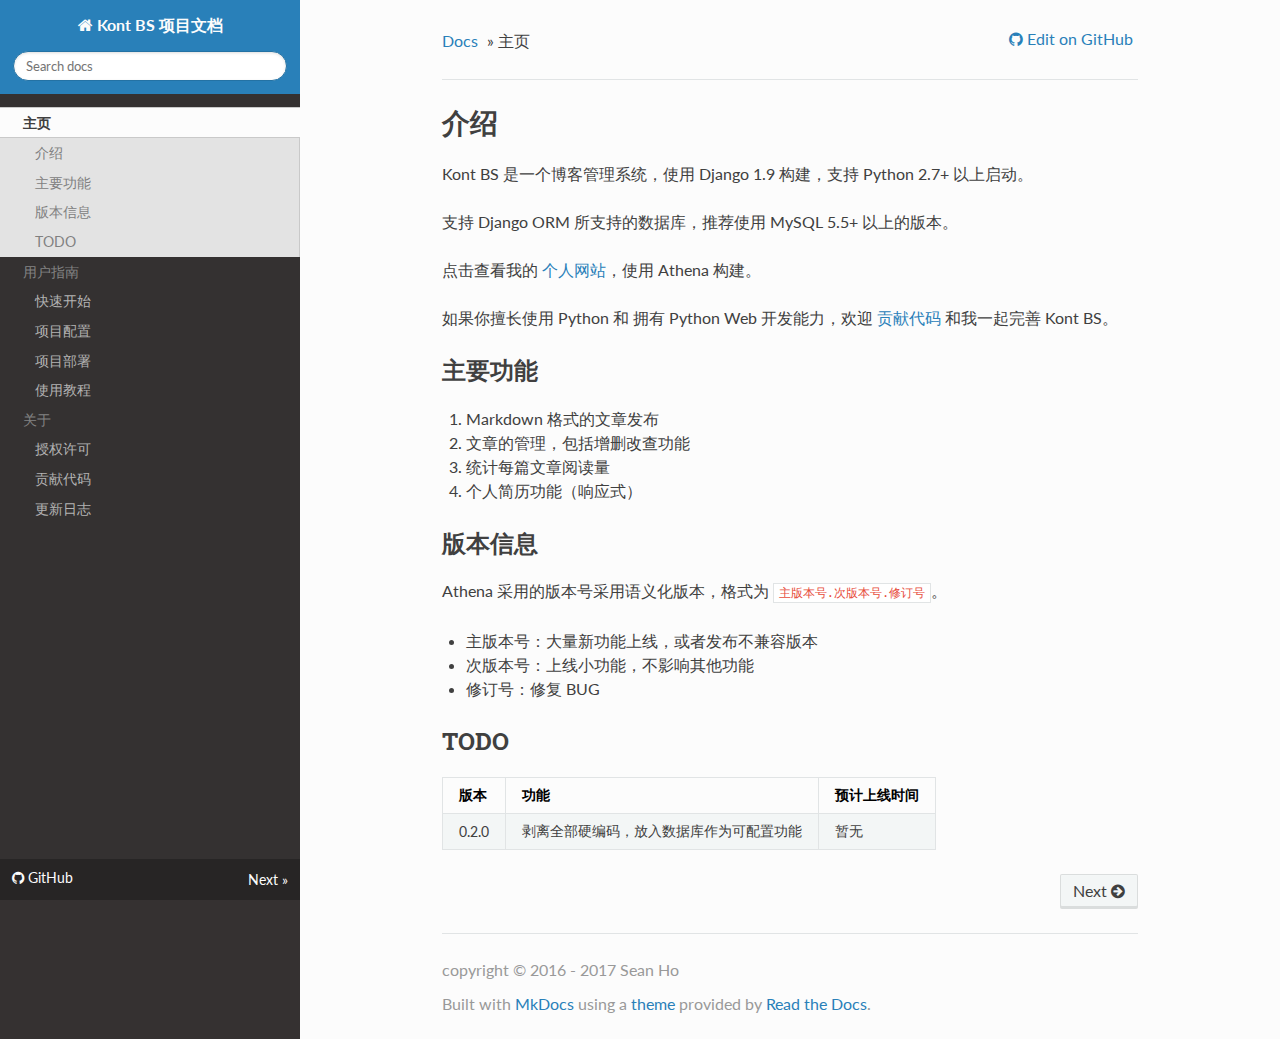
<file: index.html>
<!DOCTYPE html>
<!--[if IE 8]><html class="no-js lt-ie9" lang="en" > <![endif]-->
<!--[if gt IE 8]><!--> <html class="no-js" lang="en" > <!--<![endif]-->
<head>
  <meta charset="utf-8">
  <meta http-equiv="X-UA-Compatible" content="IE=edge">
  <meta name="viewport" content="width=device-width, initial-scale=1.0">
  <meta name="description" content="Athena 博客系统文档">
  <meta name="author" content="正小歪 Sean Ho">
  <link rel="shortcut icon" href="./favicon.ico">
  
  <title>主页 - Kont BS 项目文档</title>
  <link href='https://fonts.googleapis.com/css?family=Lato:400,700|Roboto+Slab:400,700|Inconsolata:400,700' rel='stylesheet' type='text/css'>

  <link rel="stylesheet" href="./css/theme.css" type="text/css" />
  <link rel="stylesheet" href="./css/theme_extra.css" type="text/css" />
  <link rel="stylesheet" href="./css/highlight.css">
  
  <script>
    // Current page data
    var mkdocs_page_name = "\u4e3b\u9875";
    var mkdocs_page_input_path = "index.md";
    var mkdocs_page_url = "/";
  </script>
  
  <script src="./js/jquery-2.1.1.min.js"></script>
  <script src="./js/modernizr-2.8.3.min.js"></script>
  <script type="text/javascript" src="./js/highlight.pack.js"></script> 
  
</head>

<body class="wy-body-for-nav" role="document">

  <div class="wy-grid-for-nav">

    
    <nav data-toggle="wy-nav-shift" class="wy-nav-side stickynav">
      <div class="wy-side-nav-search">
        <a href="." class="icon icon-home"> Kont BS 项目文档</a>
        <div role="search">
  <form id ="rtd-search-form" class="wy-form" action="./search.html" method="get">
    <input type="text" name="q" placeholder="Search docs" />
  </form>
</div>
      </div>

      <div class="wy-menu wy-menu-vertical" data-spy="affix" role="navigation" aria-label="main navigation">
	<ul class="current">
          
            <li>
    <li class="toctree-l1 current">
        <a class="current" href=".">主页</a>
        
            <ul>
            
                <li class="toctree-l3"><a href="#_1">介绍</a></li>
                
                    <li><a class="toctree-l4" href="#_2">主要功能</a></li>
                
                    <li><a class="toctree-l4" href="#_3">版本信息</a></li>
                
                    <li><a class="toctree-l4" href="#todo">TODO</a></li>
                
            
            </ul>
        
    </li>
<li>
          
            <li>
    <ul class="subnav">
    <li><span>用户指南</span></li>

        
            
    <li class="toctree-l1 ">
        <a class="" href="user-guide/getting_started/">快速开始</a>
        
    </li>

        
            
    <li class="toctree-l1 ">
        <a class="" href="user-guide/configuration/">项目配置</a>
        
    </li>

        
            
    <li class="toctree-l1 ">
        <a class="" href="user-guide/deploy/">项目部署</a>
        
    </li>

        
            
    <li class="toctree-l1 ">
        <a class="" href="user-guide/usage/">使用教程</a>
        
    </li>

        
    </ul>
<li>
          
            <li>
    <ul class="subnav">
    <li><span>关于</span></li>

        
            
    <li class="toctree-l1 ">
        <a class="" href="about/license/">授权许可</a>
        
    </li>

        
            
    <li class="toctree-l1 ">
        <a class="" href="about/contributing/">贡献代码</a>
        
    </li>

        
            
    <li class="toctree-l1 ">
        <a class="" href="about/release_notes/">更新日志</a>
        
    </li>

        
    </ul>
<li>
          
        </ul>
      </div>
      &nbsp;
    </nav>

    <section data-toggle="wy-nav-shift" class="wy-nav-content-wrap">

      
      <nav class="wy-nav-top" role="navigation" aria-label="top navigation">
        <i data-toggle="wy-nav-top" class="fa fa-bars"></i>
        <a href=".">Kont BS 项目文档</a>
      </nav>

      
      <div class="wy-nav-content">
        <div class="rst-content">
          <div role="navigation" aria-label="breadcrumbs navigation">
  <ul class="wy-breadcrumbs">
    <li><a href=".">Docs</a> &raquo;</li>
    
      
    
    <li>主页</li>
    <li class="wy-breadcrumbs-aside">
      
        <a href="https://github.com/kontspace/kont_bs/edit/master/docs/index.md"
          class="icon icon-github"> Edit on GitHub</a>
      
    </li>
  </ul>
  <hr/>
</div>
          <div role="main">
            <div class="section">
              
                <h1 id="_1">介绍</h1>
<p>Kont BS 是一个博客管理系统，使用 Django 1.9 构建，支持 Python 2.7+ 以上启动。</p>
<p>支持 Django ORM 所支持的数据库，推荐使用 MySQL 5.5+ 以上的版本。</p>
<p>点击查看我的 <a href="https://hexiangyu.me">个人网站</a>，使用 Athena 构建。</p>
<p>如果你擅长使用 Python 和 拥有 Python Web 开发能力，欢迎 <a href="about/contributing/">贡献代码</a> 和我一起完善 Kont BS。</p>
<h2 id="_2">主要功能</h2>
<ol>
<li>Markdown 格式的文章发布</li>
<li>文章的管理，包括增删改查功能</li>
<li>统计每篇文章阅读量</li>
<li>个人简历功能（响应式）</li>
</ol>
<h2 id="_3">版本信息</h2>
<p>Athena 采用的版本号采用语义化版本，格式为 <code>主版本号.次版本号.修订号</code>。</p>
<ul>
<li>主版本号：大量新功能上线，或者发布不兼容版本</li>
<li>次版本号：上线小功能，不影响其他功能</li>
<li>修订号：修复 BUG </li>
</ul>
<h2 id="todo">TODO</h2>
<table>
<thead>
<tr>
<th align="left">版本</th>
<th align="left">功能</th>
<th align="left">预计上线时间</th>
</tr>
</thead>
<tbody>
<tr>
<td align="left">0.2.0</td>
<td align="left">剥离全部硬编码，放入数据库作为可配置功能</td>
<td align="left">暂无</td>
</tr>
</tbody>
</table>
              
            </div>
          </div>
          <footer>
  
    <div class="rst-footer-buttons" role="navigation" aria-label="footer navigation">
      
        <a href="user-guide/getting_started/" class="btn btn-neutral float-right" title="快速开始">Next <span class="icon icon-circle-arrow-right"></span></a>
      
      
    </div>
  

  <hr/>

  <div role="contentinfo">
    <!-- Copyright etc -->
    
      <p>copyright © 2016 - 2017 Sean Ho</p>
    
  </div>

  Built with <a href="http://www.mkdocs.org">MkDocs</a> using a <a href="https://github.com/snide/sphinx_rtd_theme">theme</a> provided by <a href="https://readthedocs.org">Read the Docs</a>.
</footer>
	  
        </div>
      </div>

    </section>
    
  </div>

  <div class="rst-versions" role="note" style="cursor: pointer">
    <span class="rst-current-version" data-toggle="rst-current-version">
      
          <a href="https://github.com/kontspace/kont_bs" class="icon icon-github" style="float: left; color: #fcfcfc"> GitHub</a>
      
      
      
        <span style="margin-left: 15px"><a href="user-guide/getting_started/" style="color: #fcfcfc">Next &raquo;</a></span>
      
    </span>
</div>
    <script src="./js/theme.js"></script>

</body>
</html>

<!--
MkDocs version : 0.16.1
Build Date UTC : 2017-03-11 14:27:43
-->
</file>
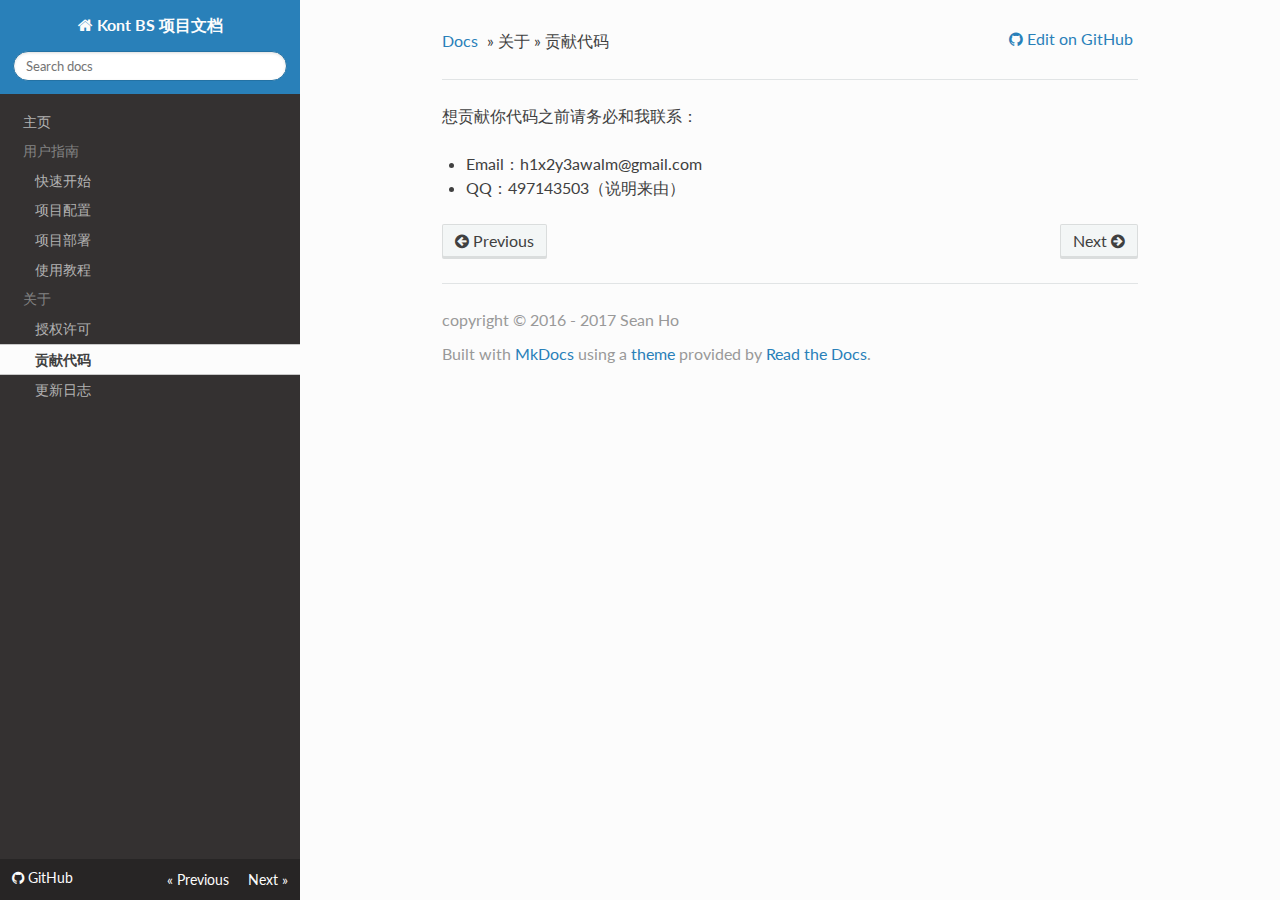
<file: about/contributing/index.html>
<!DOCTYPE html>
<!--[if IE 8]><html class="no-js lt-ie9" lang="en" > <![endif]-->
<!--[if gt IE 8]><!--> <html class="no-js" lang="en" > <!--<![endif]-->
<head>
  <meta charset="utf-8">
  <meta http-equiv="X-UA-Compatible" content="IE=edge">
  <meta name="viewport" content="width=device-width, initial-scale=1.0">
  
  <meta name="author" content="正小歪 Sean Ho">
  <link rel="shortcut icon" href="../../favicon.ico">
  
  <title>贡献代码 - Kont BS 项目文档</title>
  <link href='https://fonts.googleapis.com/css?family=Lato:400,700|Roboto+Slab:400,700|Inconsolata:400,700' rel='stylesheet' type='text/css'>

  <link rel="stylesheet" href="../../css/theme.css" type="text/css" />
  <link rel="stylesheet" href="../../css/theme_extra.css" type="text/css" />
  <link rel="stylesheet" href="../../css/highlight.css">
  
  <script>
    // Current page data
    var mkdocs_page_name = "\u8d21\u732e\u4ee3\u7801";
    var mkdocs_page_input_path = "about/contributing.md";
    var mkdocs_page_url = "/about/contributing/";
  </script>
  
  <script src="../../js/jquery-2.1.1.min.js"></script>
  <script src="../../js/modernizr-2.8.3.min.js"></script>
  <script type="text/javascript" src="../../js/highlight.pack.js"></script> 
  
</head>

<body class="wy-body-for-nav" role="document">

  <div class="wy-grid-for-nav">

    
    <nav data-toggle="wy-nav-shift" class="wy-nav-side stickynav">
      <div class="wy-side-nav-search">
        <a href="../.." class="icon icon-home"> Kont BS 项目文档</a>
        <div role="search">
  <form id ="rtd-search-form" class="wy-form" action="../../search.html" method="get">
    <input type="text" name="q" placeholder="Search docs" />
  </form>
</div>
      </div>

      <div class="wy-menu wy-menu-vertical" data-spy="affix" role="navigation" aria-label="main navigation">
	<ul class="current">
          
            <li>
    <li class="toctree-l1 ">
        <a class="" href="../..">主页</a>
        
    </li>
<li>
          
            <li>
    <ul class="subnav">
    <li><span>用户指南</span></li>

        
            
    <li class="toctree-l1 ">
        <a class="" href="../../user-guide/getting_started/">快速开始</a>
        
    </li>

        
            
    <li class="toctree-l1 ">
        <a class="" href="../../user-guide/configuration/">项目配置</a>
        
    </li>

        
            
    <li class="toctree-l1 ">
        <a class="" href="../../user-guide/deploy/">项目部署</a>
        
    </li>

        
            
    <li class="toctree-l1 ">
        <a class="" href="../../user-guide/usage/">使用教程</a>
        
    </li>

        
    </ul>
<li>
          
            <li>
    <ul class="subnav">
    <li><span>关于</span></li>

        
            
    <li class="toctree-l1 ">
        <a class="" href="../license/">授权许可</a>
        
    </li>

        
            
    <li class="toctree-l1 current">
        <a class="current" href="./">贡献代码</a>
        
            <ul>
            
            </ul>
        
    </li>

        
            
    <li class="toctree-l1 ">
        <a class="" href="../release_notes/">更新日志</a>
        
    </li>

        
    </ul>
<li>
          
        </ul>
      </div>
      &nbsp;
    </nav>

    <section data-toggle="wy-nav-shift" class="wy-nav-content-wrap">

      
      <nav class="wy-nav-top" role="navigation" aria-label="top navigation">
        <i data-toggle="wy-nav-top" class="fa fa-bars"></i>
        <a href="../..">Kont BS 项目文档</a>
      </nav>

      
      <div class="wy-nav-content">
        <div class="rst-content">
          <div role="navigation" aria-label="breadcrumbs navigation">
  <ul class="wy-breadcrumbs">
    <li><a href="../..">Docs</a> &raquo;</li>
    
      
        
          <li>关于 &raquo;</li>
        
      
    
    <li>贡献代码</li>
    <li class="wy-breadcrumbs-aside">
      
        <a href="https://github.com/kontspace/kont_bs/edit/master/docs/about/contributing.md"
          class="icon icon-github"> Edit on GitHub</a>
      
    </li>
  </ul>
  <hr/>
</div>
          <div role="main">
            <div class="section">
              
                <p>想贡献你代码之前请务必和我联系：</p>
<ul>
<li>Email：h1x2y3awalm@gmail.com</li>
<li>QQ：497143503（说明来由）</li>
</ul>
              
            </div>
          </div>
          <footer>
  
    <div class="rst-footer-buttons" role="navigation" aria-label="footer navigation">
      
        <a href="../release_notes/" class="btn btn-neutral float-right" title="更新日志">Next <span class="icon icon-circle-arrow-right"></span></a>
      
      
        <a href="../license/" class="btn btn-neutral" title="授权许可"><span class="icon icon-circle-arrow-left"></span> Previous</a>
      
    </div>
  

  <hr/>

  <div role="contentinfo">
    <!-- Copyright etc -->
    
      <p>copyright © 2016 - 2017 Sean Ho</p>
    
  </div>

  Built with <a href="http://www.mkdocs.org">MkDocs</a> using a <a href="https://github.com/snide/sphinx_rtd_theme">theme</a> provided by <a href="https://readthedocs.org">Read the Docs</a>.
</footer>
	  
        </div>
      </div>

    </section>
    
  </div>

  <div class="rst-versions" role="note" style="cursor: pointer">
    <span class="rst-current-version" data-toggle="rst-current-version">
      
          <a href="https://github.com/kontspace/kont_bs" class="icon icon-github" style="float: left; color: #fcfcfc"> GitHub</a>
      
      
        <span><a href="../license/" style="color: #fcfcfc;">&laquo; Previous</a></span>
      
      
        <span style="margin-left: 15px"><a href="../release_notes/" style="color: #fcfcfc">Next &raquo;</a></span>
      
    </span>
</div>
    <script src="../../js/theme.js"></script>

</body>
</html>
</file>
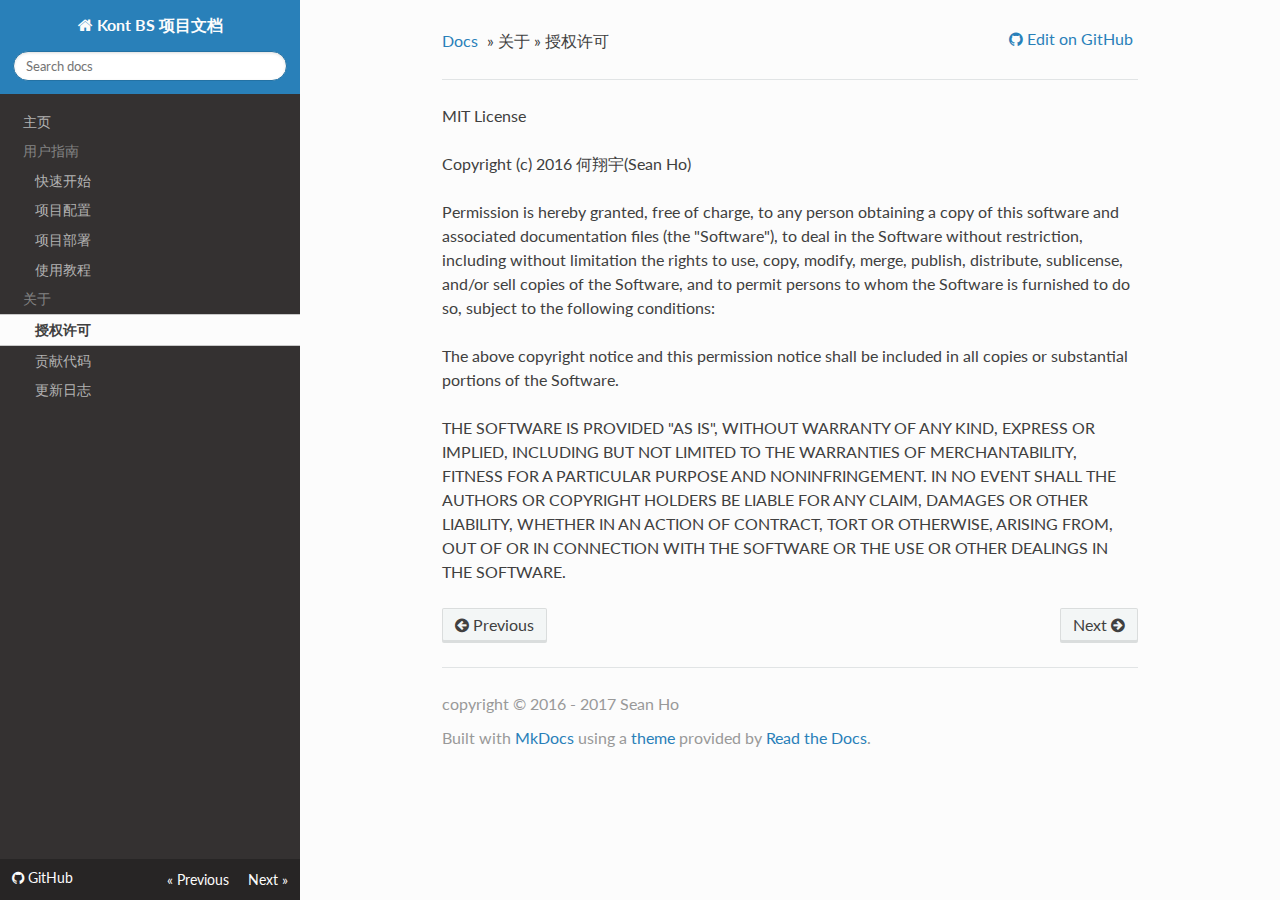
<file: about/license/index.html>
<!DOCTYPE html>
<!--[if IE 8]><html class="no-js lt-ie9" lang="en" > <![endif]-->
<!--[if gt IE 8]><!--> <html class="no-js" lang="en" > <!--<![endif]-->
<head>
  <meta charset="utf-8">
  <meta http-equiv="X-UA-Compatible" content="IE=edge">
  <meta name="viewport" content="width=device-width, initial-scale=1.0">
  
  <meta name="author" content="正小歪 Sean Ho">
  <link rel="shortcut icon" href="../../favicon.ico">
  
  <title>授权许可 - Kont BS 项目文档</title>
  <link href='https://fonts.googleapis.com/css?family=Lato:400,700|Roboto+Slab:400,700|Inconsolata:400,700' rel='stylesheet' type='text/css'>

  <link rel="stylesheet" href="../../css/theme.css" type="text/css" />
  <link rel="stylesheet" href="../../css/theme_extra.css" type="text/css" />
  <link rel="stylesheet" href="../../css/highlight.css">
  
  <script>
    // Current page data
    var mkdocs_page_name = "\u6388\u6743\u8bb8\u53ef";
    var mkdocs_page_input_path = "about/license.md";
    var mkdocs_page_url = "/about/license/";
  </script>
  
  <script src="../../js/jquery-2.1.1.min.js"></script>
  <script src="../../js/modernizr-2.8.3.min.js"></script>
  <script type="text/javascript" src="../../js/highlight.pack.js"></script> 
  
</head>

<body class="wy-body-for-nav" role="document">

  <div class="wy-grid-for-nav">

    
    <nav data-toggle="wy-nav-shift" class="wy-nav-side stickynav">
      <div class="wy-side-nav-search">
        <a href="../.." class="icon icon-home"> Kont BS 项目文档</a>
        <div role="search">
  <form id ="rtd-search-form" class="wy-form" action="../../search.html" method="get">
    <input type="text" name="q" placeholder="Search docs" />
  </form>
</div>
      </div>

      <div class="wy-menu wy-menu-vertical" data-spy="affix" role="navigation" aria-label="main navigation">
	<ul class="current">
          
            <li>
    <li class="toctree-l1 ">
        <a class="" href="../..">主页</a>
        
    </li>
<li>
          
            <li>
    <ul class="subnav">
    <li><span>用户指南</span></li>

        
            
    <li class="toctree-l1 ">
        <a class="" href="../../user-guide/getting_started/">快速开始</a>
        
    </li>

        
            
    <li class="toctree-l1 ">
        <a class="" href="../../user-guide/configuration/">项目配置</a>
        
    </li>

        
            
    <li class="toctree-l1 ">
        <a class="" href="../../user-guide/deploy/">项目部署</a>
        
    </li>

        
            
    <li class="toctree-l1 ">
        <a class="" href="../../user-guide/usage/">使用教程</a>
        
    </li>

        
    </ul>
<li>
          
            <li>
    <ul class="subnav">
    <li><span>关于</span></li>

        
            
    <li class="toctree-l1 current">
        <a class="current" href="./">授权许可</a>
        
            <ul>
            
            </ul>
        
    </li>

        
            
    <li class="toctree-l1 ">
        <a class="" href="../contributing/">贡献代码</a>
        
    </li>

        
            
    <li class="toctree-l1 ">
        <a class="" href="../release_notes/">更新日志</a>
        
    </li>

        
    </ul>
<li>
          
        </ul>
      </div>
      &nbsp;
    </nav>

    <section data-toggle="wy-nav-shift" class="wy-nav-content-wrap">

      
      <nav class="wy-nav-top" role="navigation" aria-label="top navigation">
        <i data-toggle="wy-nav-top" class="fa fa-bars"></i>
        <a href="../..">Kont BS 项目文档</a>
      </nav>

      
      <div class="wy-nav-content">
        <div class="rst-content">
          <div role="navigation" aria-label="breadcrumbs navigation">
  <ul class="wy-breadcrumbs">
    <li><a href="../..">Docs</a> &raquo;</li>
    
      
        
          <li>关于 &raquo;</li>
        
      
    
    <li>授权许可</li>
    <li class="wy-breadcrumbs-aside">
      
        <a href="https://github.com/kontspace/kont_bs/edit/master/docs/about/license.md"
          class="icon icon-github"> Edit on GitHub</a>
      
    </li>
  </ul>
  <hr/>
</div>
          <div role="main">
            <div class="section">
              
                <p>MIT License</p>
<p>Copyright (c) 2016 何翔宇(Sean Ho)</p>
<p>Permission is hereby granted, free of charge, to any person obtaining a copy
of this software and associated documentation files (the "Software"), to deal
in the Software without restriction, including without limitation the rights
to use, copy, modify, merge, publish, distribute, sublicense, and/or sell
copies of the Software, and to permit persons to whom the Software is
furnished to do so, subject to the following conditions:</p>
<p>The above copyright notice and this permission notice shall be included in all
copies or substantial portions of the Software.</p>
<p>THE SOFTWARE IS PROVIDED "AS IS", WITHOUT WARRANTY OF ANY KIND, EXPRESS OR
IMPLIED, INCLUDING BUT NOT LIMITED TO THE WARRANTIES OF MERCHANTABILITY,
FITNESS FOR A PARTICULAR PURPOSE AND NONINFRINGEMENT. IN NO EVENT SHALL THE
AUTHORS OR COPYRIGHT HOLDERS BE LIABLE FOR ANY CLAIM, DAMAGES OR OTHER
LIABILITY, WHETHER IN AN ACTION OF CONTRACT, TORT OR OTHERWISE, ARISING FROM,
OUT OF OR IN CONNECTION WITH THE SOFTWARE OR THE USE OR OTHER DEALINGS IN THE
SOFTWARE.</p>
              
            </div>
          </div>
          <footer>
  
    <div class="rst-footer-buttons" role="navigation" aria-label="footer navigation">
      
        <a href="../contributing/" class="btn btn-neutral float-right" title="贡献代码">Next <span class="icon icon-circle-arrow-right"></span></a>
      
      
        <a href="../../user-guide/usage/" class="btn btn-neutral" title="使用教程"><span class="icon icon-circle-arrow-left"></span> Previous</a>
      
    </div>
  

  <hr/>

  <div role="contentinfo">
    <!-- Copyright etc -->
    
      <p>copyright © 2016 - 2017 Sean Ho</p>
    
  </div>

  Built with <a href="http://www.mkdocs.org">MkDocs</a> using a <a href="https://github.com/snide/sphinx_rtd_theme">theme</a> provided by <a href="https://readthedocs.org">Read the Docs</a>.
</footer>
	  
        </div>
      </div>

    </section>
    
  </div>

  <div class="rst-versions" role="note" style="cursor: pointer">
    <span class="rst-current-version" data-toggle="rst-current-version">
      
          <a href="https://github.com/kontspace/kont_bs" class="icon icon-github" style="float: left; color: #fcfcfc"> GitHub</a>
      
      
        <span><a href="../../user-guide/usage/" style="color: #fcfcfc;">&laquo; Previous</a></span>
      
      
        <span style="margin-left: 15px"><a href="../contributing/" style="color: #fcfcfc">Next &raquo;</a></span>
      
    </span>
</div>
    <script src="../../js/theme.js"></script>

</body>
</html>
</file>
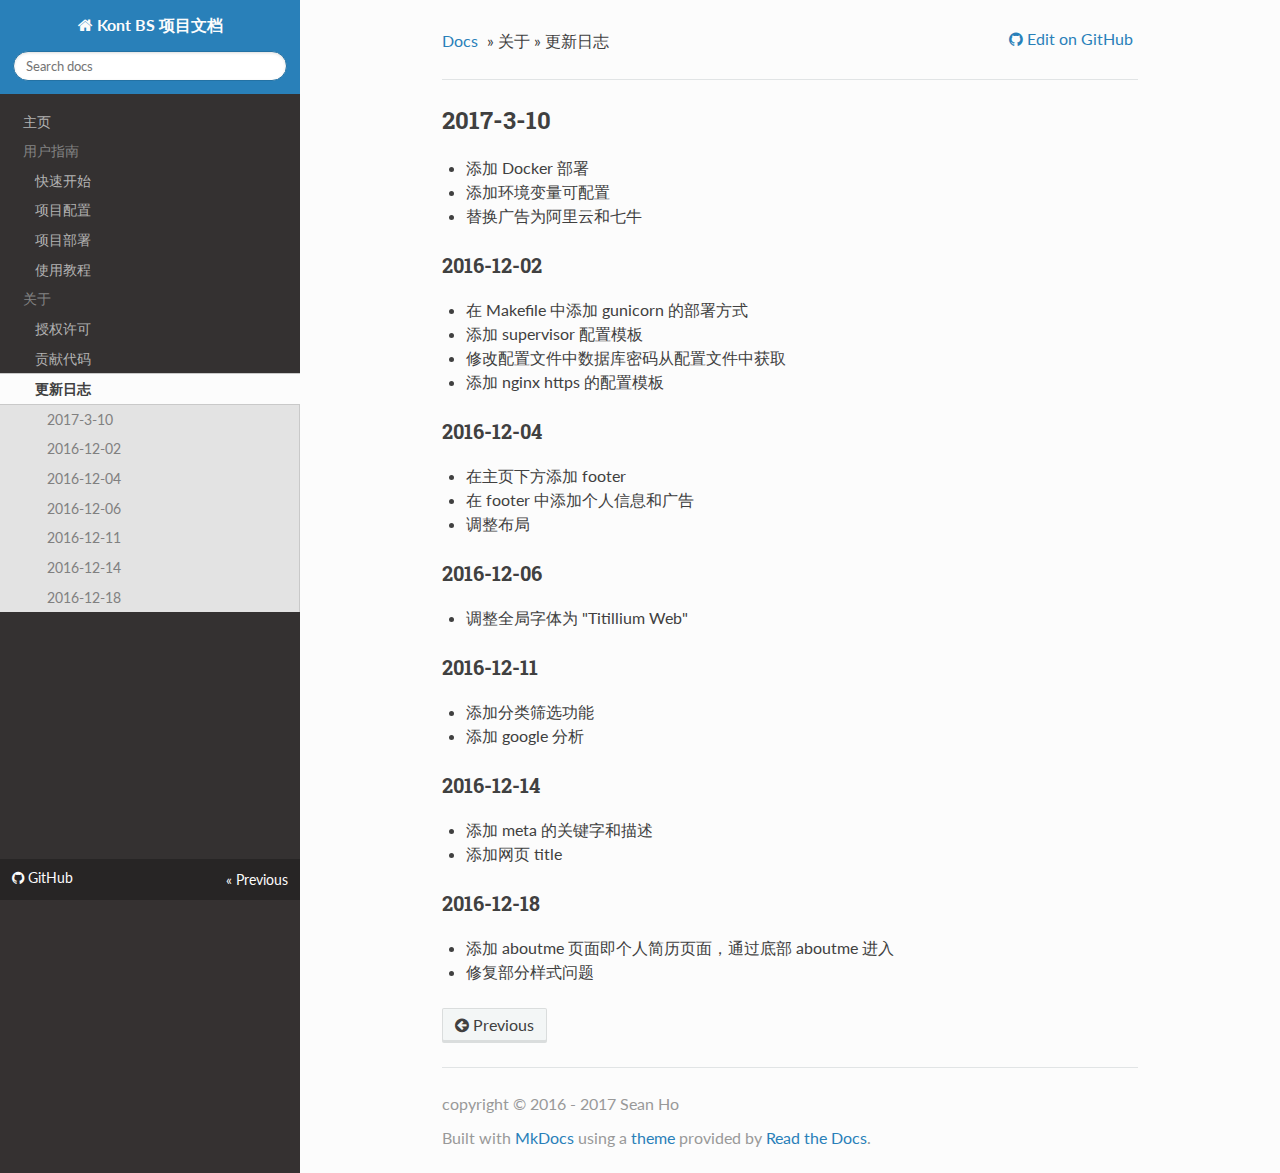
<file: about/release_notes/index.html>
<!DOCTYPE html>
<!--[if IE 8]><html class="no-js lt-ie9" lang="en" > <![endif]-->
<!--[if gt IE 8]><!--> <html class="no-js" lang="en" > <!--<![endif]-->
<head>
  <meta charset="utf-8">
  <meta http-equiv="X-UA-Compatible" content="IE=edge">
  <meta name="viewport" content="width=device-width, initial-scale=1.0">
  
  <meta name="author" content="正小歪 Sean Ho">
  <link rel="shortcut icon" href="../../favicon.ico">
  
  <title>更新日志 - Kont BS 项目文档</title>
  <link href='https://fonts.googleapis.com/css?family=Lato:400,700|Roboto+Slab:400,700|Inconsolata:400,700' rel='stylesheet' type='text/css'>

  <link rel="stylesheet" href="../../css/theme.css" type="text/css" />
  <link rel="stylesheet" href="../../css/theme_extra.css" type="text/css" />
  <link rel="stylesheet" href="../../css/highlight.css">
  
  <script>
    // Current page data
    var mkdocs_page_name = "\u66f4\u65b0\u65e5\u5fd7";
    var mkdocs_page_input_path = "about/release_notes.md";
    var mkdocs_page_url = "/about/release_notes/";
  </script>
  
  <script src="../../js/jquery-2.1.1.min.js"></script>
  <script src="../../js/modernizr-2.8.3.min.js"></script>
  <script type="text/javascript" src="../../js/highlight.pack.js"></script> 
  
</head>

<body class="wy-body-for-nav" role="document">

  <div class="wy-grid-for-nav">

    
    <nav data-toggle="wy-nav-shift" class="wy-nav-side stickynav">
      <div class="wy-side-nav-search">
        <a href="../.." class="icon icon-home"> Kont BS 项目文档</a>
        <div role="search">
  <form id ="rtd-search-form" class="wy-form" action="../../search.html" method="get">
    <input type="text" name="q" placeholder="Search docs" />
  </form>
</div>
      </div>

      <div class="wy-menu wy-menu-vertical" data-spy="affix" role="navigation" aria-label="main navigation">
	<ul class="current">
          
            <li>
    <li class="toctree-l1 ">
        <a class="" href="../..">主页</a>
        
    </li>
<li>
          
            <li>
    <ul class="subnav">
    <li><span>用户指南</span></li>

        
            
    <li class="toctree-l1 ">
        <a class="" href="../../user-guide/getting_started/">快速开始</a>
        
    </li>

        
            
    <li class="toctree-l1 ">
        <a class="" href="../../user-guide/configuration/">项目配置</a>
        
    </li>

        
            
    <li class="toctree-l1 ">
        <a class="" href="../../user-guide/deploy/">项目部署</a>
        
    </li>

        
            
    <li class="toctree-l1 ">
        <a class="" href="../../user-guide/usage/">使用教程</a>
        
    </li>

        
    </ul>
<li>
          
            <li>
    <ul class="subnav">
    <li><span>关于</span></li>

        
            
    <li class="toctree-l1 ">
        <a class="" href="../license/">授权许可</a>
        
    </li>

        
            
    <li class="toctree-l1 ">
        <a class="" href="../contributing/">贡献代码</a>
        
    </li>

        
            
    <li class="toctree-l1 current">
        <a class="current" href="./">更新日志</a>
        
            <ul>
            
                <li class="toctree-l3"><a href="#2017-3-10">2017-3-10</a></li>
                
                    <li><a class="toctree-l4" href="#2016-12-02">2016-12-02</a></li>
                
                    <li><a class="toctree-l4" href="#2016-12-04">2016-12-04</a></li>
                
                    <li><a class="toctree-l4" href="#2016-12-06">2016-12-06</a></li>
                
                    <li><a class="toctree-l4" href="#2016-12-11">2016-12-11</a></li>
                
                    <li><a class="toctree-l4" href="#2016-12-14">2016-12-14</a></li>
                
                    <li><a class="toctree-l4" href="#2016-12-18">2016-12-18</a></li>
                
            
            </ul>
        
    </li>

        
    </ul>
<li>
          
        </ul>
      </div>
      &nbsp;
    </nav>

    <section data-toggle="wy-nav-shift" class="wy-nav-content-wrap">

      
      <nav class="wy-nav-top" role="navigation" aria-label="top navigation">
        <i data-toggle="wy-nav-top" class="fa fa-bars"></i>
        <a href="../..">Kont BS 项目文档</a>
      </nav>

      
      <div class="wy-nav-content">
        <div class="rst-content">
          <div role="navigation" aria-label="breadcrumbs navigation">
  <ul class="wy-breadcrumbs">
    <li><a href="../..">Docs</a> &raquo;</li>
    
      
        
          <li>关于 &raquo;</li>
        
      
    
    <li>更新日志</li>
    <li class="wy-breadcrumbs-aside">
      
        <a href="https://github.com/kontspace/kont_bs/edit/master/docs/about/release_notes.md"
          class="icon icon-github"> Edit on GitHub</a>
      
    </li>
  </ul>
  <hr/>
</div>
          <div role="main">
            <div class="section">
              
                <h2 id="2017-3-10">2017-3-10</h2>
<ul>
<li>添加 Docker 部署</li>
<li>添加环境变量可配置</li>
<li>替换广告为阿里云和七牛</li>
</ul>
<h3 id="2016-12-02">2016-12-02</h3>
<ul>
<li>在 Makefile 中添加 gunicorn 的部署方式</li>
<li>添加 supervisor 配置模板</li>
<li>修改配置文件中数据库密码从配置文件中获取</li>
<li>添加 nginx https 的配置模板</li>
</ul>
<h3 id="2016-12-04">2016-12-04</h3>
<ul>
<li>在主页下方添加 footer</li>
<li>在 footer 中添加个人信息和广告</li>
<li>调整布局</li>
</ul>
<h3 id="2016-12-06">2016-12-06</h3>
<ul>
<li>调整全局字体为 "Titillium Web"</li>
</ul>
<h3 id="2016-12-11">2016-12-11</h3>
<ul>
<li>添加分类筛选功能</li>
<li>添加 google 分析</li>
</ul>
<h3 id="2016-12-14">2016-12-14</h3>
<ul>
<li>添加 meta 的关键字和描述</li>
<li>添加网页 title</li>
</ul>
<h3 id="2016-12-18">2016-12-18</h3>
<ul>
<li>添加 aboutme 页面即个人简历页面，通过底部 aboutme 进入</li>
<li>修复部分样式问题</li>
</ul>
              
            </div>
          </div>
          <footer>
  
    <div class="rst-footer-buttons" role="navigation" aria-label="footer navigation">
      
      
        <a href="../contributing/" class="btn btn-neutral" title="贡献代码"><span class="icon icon-circle-arrow-left"></span> Previous</a>
      
    </div>
  

  <hr/>

  <div role="contentinfo">
    <!-- Copyright etc -->
    
      <p>copyright © 2016 - 2017 Sean Ho</p>
    
  </div>

  Built with <a href="http://www.mkdocs.org">MkDocs</a> using a <a href="https://github.com/snide/sphinx_rtd_theme">theme</a> provided by <a href="https://readthedocs.org">Read the Docs</a>.
</footer>
	  
        </div>
      </div>

    </section>
    
  </div>

  <div class="rst-versions" role="note" style="cursor: pointer">
    <span class="rst-current-version" data-toggle="rst-current-version">
      
          <a href="https://github.com/kontspace/kont_bs" class="icon icon-github" style="float: left; color: #fcfcfc"> GitHub</a>
      
      
        <span><a href="../contributing/" style="color: #fcfcfc;">&laquo; Previous</a></span>
      
      
    </span>
</div>
    <script src="../../js/theme.js"></script>

</body>
</html>
</file>
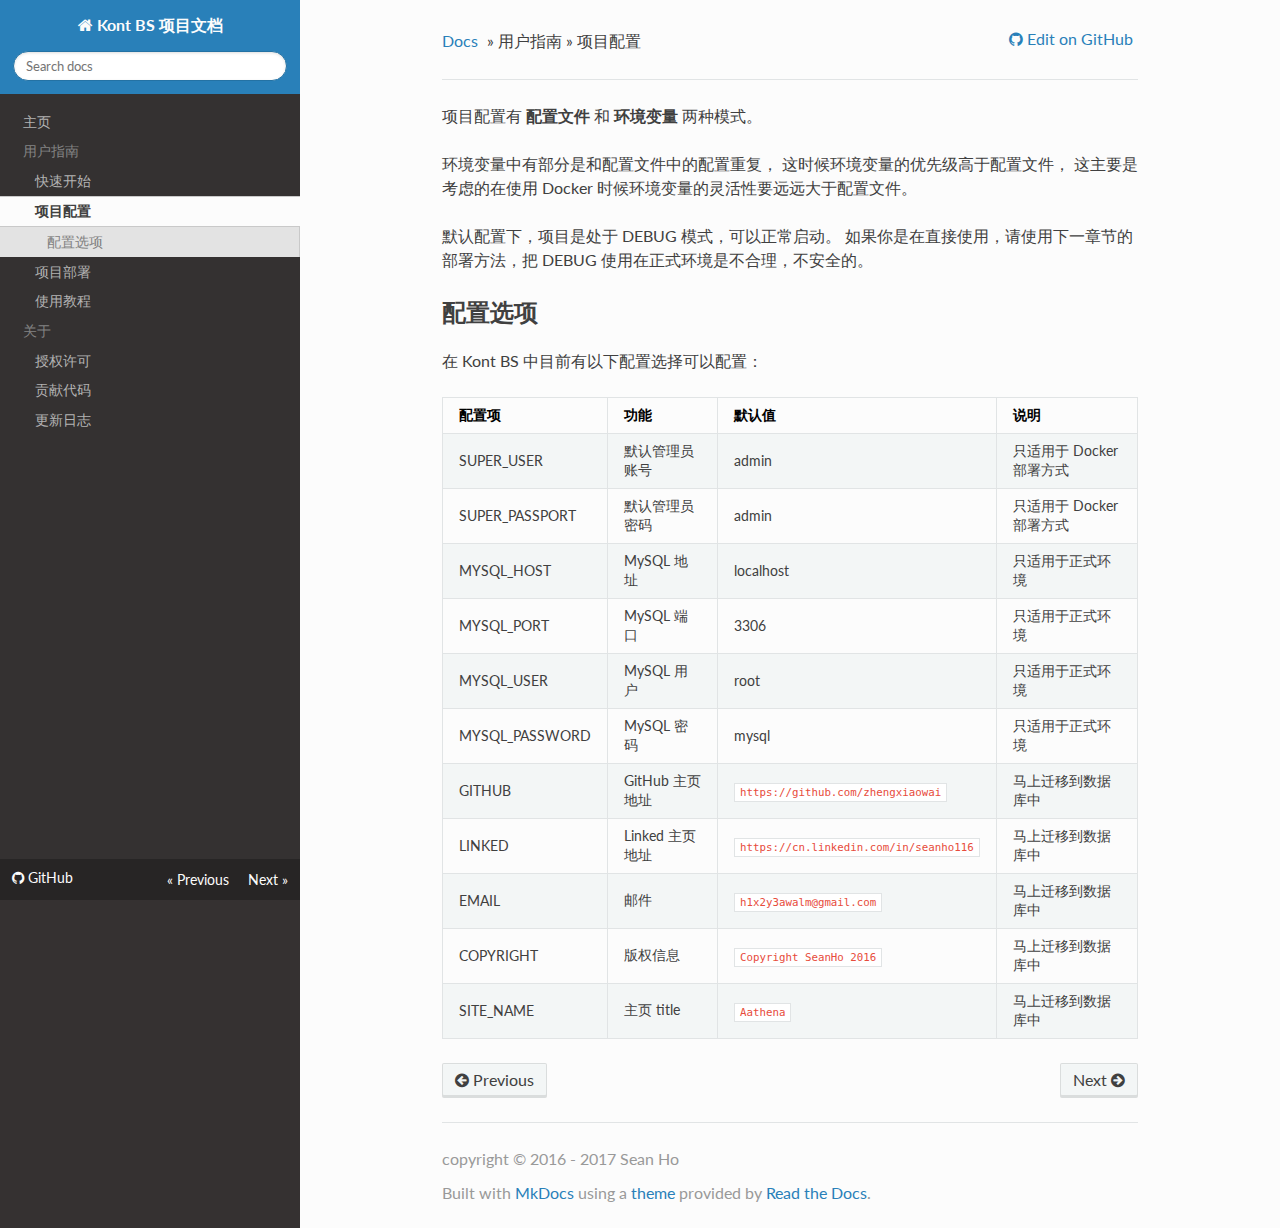
<file: user-guide/configuration/index.html>
<!DOCTYPE html>
<!--[if IE 8]><html class="no-js lt-ie9" lang="en" > <![endif]-->
<!--[if gt IE 8]><!--> <html class="no-js" lang="en" > <!--<![endif]-->
<head>
  <meta charset="utf-8">
  <meta http-equiv="X-UA-Compatible" content="IE=edge">
  <meta name="viewport" content="width=device-width, initial-scale=1.0">
  
  <meta name="author" content="正小歪 Sean Ho">
  <link rel="shortcut icon" href="../../favicon.ico">
  
  <title>项目配置 - Kont BS 项目文档</title>
  <link href='https://fonts.googleapis.com/css?family=Lato:400,700|Roboto+Slab:400,700|Inconsolata:400,700' rel='stylesheet' type='text/css'>

  <link rel="stylesheet" href="../../css/theme.css" type="text/css" />
  <link rel="stylesheet" href="../../css/theme_extra.css" type="text/css" />
  <link rel="stylesheet" href="../../css/highlight.css">
  
  <script>
    // Current page data
    var mkdocs_page_name = "\u9879\u76ee\u914d\u7f6e";
    var mkdocs_page_input_path = "user-guide/configuration.md";
    var mkdocs_page_url = "/user-guide/configuration/";
  </script>
  
  <script src="../../js/jquery-2.1.1.min.js"></script>
  <script src="../../js/modernizr-2.8.3.min.js"></script>
  <script type="text/javascript" src="../../js/highlight.pack.js"></script> 
  
</head>

<body class="wy-body-for-nav" role="document">

  <div class="wy-grid-for-nav">

    
    <nav data-toggle="wy-nav-shift" class="wy-nav-side stickynav">
      <div class="wy-side-nav-search">
        <a href="../.." class="icon icon-home"> Kont BS 项目文档</a>
        <div role="search">
  <form id ="rtd-search-form" class="wy-form" action="../../search.html" method="get">
    <input type="text" name="q" placeholder="Search docs" />
  </form>
</div>
      </div>

      <div class="wy-menu wy-menu-vertical" data-spy="affix" role="navigation" aria-label="main navigation">
	<ul class="current">
          
            <li>
    <li class="toctree-l1 ">
        <a class="" href="../..">主页</a>
        
    </li>
<li>
          
            <li>
    <ul class="subnav">
    <li><span>用户指南</span></li>

        
            
    <li class="toctree-l1 ">
        <a class="" href="../getting_started/">快速开始</a>
        
    </li>

        
            
    <li class="toctree-l1 current">
        <a class="current" href="./">项目配置</a>
        
            <ul>
            
                <li class="toctree-l3"><a href="#_1">配置选项</a></li>
                
            
            </ul>
        
    </li>

        
            
    <li class="toctree-l1 ">
        <a class="" href="../deploy/">项目部署</a>
        
    </li>

        
            
    <li class="toctree-l1 ">
        <a class="" href="../usage/">使用教程</a>
        
    </li>

        
    </ul>
<li>
          
            <li>
    <ul class="subnav">
    <li><span>关于</span></li>

        
            
    <li class="toctree-l1 ">
        <a class="" href="../../about/license/">授权许可</a>
        
    </li>

        
            
    <li class="toctree-l1 ">
        <a class="" href="../../about/contributing/">贡献代码</a>
        
    </li>

        
            
    <li class="toctree-l1 ">
        <a class="" href="../../about/release_notes/">更新日志</a>
        
    </li>

        
    </ul>
<li>
          
        </ul>
      </div>
      &nbsp;
    </nav>

    <section data-toggle="wy-nav-shift" class="wy-nav-content-wrap">

      
      <nav class="wy-nav-top" role="navigation" aria-label="top navigation">
        <i data-toggle="wy-nav-top" class="fa fa-bars"></i>
        <a href="../..">Kont BS 项目文档</a>
      </nav>

      
      <div class="wy-nav-content">
        <div class="rst-content">
          <div role="navigation" aria-label="breadcrumbs navigation">
  <ul class="wy-breadcrumbs">
    <li><a href="../..">Docs</a> &raquo;</li>
    
      
        
          <li>用户指南 &raquo;</li>
        
      
    
    <li>项目配置</li>
    <li class="wy-breadcrumbs-aside">
      
        <a href="https://github.com/kontspace/kont_bs/edit/master/docs/user-guide/configuration.md"
          class="icon icon-github"> Edit on GitHub</a>
      
    </li>
  </ul>
  <hr/>
</div>
          <div role="main">
            <div class="section">
              
                <p>项目配置有 <strong>配置文件</strong> 和 <strong>环境变量</strong> 两种模式。</p>
<p>环境变量中有部分是和配置文件中的配置重复，
这时候环境变量的优先级高于配置文件，
这主要是考虑的在使用 Docker 时候环境变量的灵活性要远远大于配置文件。</p>
<p>默认配置下，项目是处于 DEBUG 模式，可以正常启动。
如果你是在直接使用，请使用下一章节的部署方法，把 DEBUG 使用在正式环境是不合理，不安全的。</p>
<h2 id="_1">配置选项</h2>
<p>在 Kont BS 中目前有以下配置选择可以配置：</p>
<table>
<thead>
<tr>
<th>配置项</th>
<th>功能</th>
<th>默认值</th>
<th>说明</th>
</tr>
</thead>
<tbody>
<tr>
<td>SUPER_USER</td>
<td>默认管理员账号</td>
<td>admin</td>
<td>只适用于 Docker 部署方式</td>
</tr>
<tr>
<td>SUPER_PASSPORT</td>
<td>默认管理员密码</td>
<td>admin</td>
<td>只适用于 Docker 部署方式</td>
</tr>
<tr>
<td>MYSQL_HOST</td>
<td>MySQL 地址</td>
<td>localhost</td>
<td>只适用于正式环境</td>
</tr>
<tr>
<td>MYSQL_PORT</td>
<td>MySQL 端口</td>
<td>3306</td>
<td>只适用于正式环境</td>
</tr>
<tr>
<td>MYSQL_USER</td>
<td>MySQL 用户</td>
<td>root</td>
<td>只适用于正式环境</td>
</tr>
<tr>
<td>MYSQL_PASSWORD</td>
<td>MySQL 密码</td>
<td>mysql</td>
<td>只适用于正式环境</td>
</tr>
<tr>
<td>GITHUB</td>
<td>GitHub 主页地址</td>
<td><code>https://github.com/zhengxiaowai</code></td>
<td>马上迁移到数据库中</td>
</tr>
<tr>
<td>LINKED</td>
<td>Linked 主页地址</td>
<td><code>https://cn.linkedin.com/in/seanho116</code></td>
<td>马上迁移到数据库中</td>
</tr>
<tr>
<td>EMAIL</td>
<td>邮件</td>
<td><code>h1x2y3awalm@gmail.com</code></td>
<td>马上迁移到数据库中</td>
</tr>
<tr>
<td>COPYRIGHT</td>
<td>版权信息</td>
<td><code>Copyright SeanHo 2016</code></td>
<td>马上迁移到数据库中</td>
</tr>
<tr>
<td>SITE_NAME</td>
<td>主页 title</td>
<td><code>Aathena</code></td>
<td>马上迁移到数据库中</td>
</tr>
</tbody>
</table>
              
            </div>
          </div>
          <footer>
  
    <div class="rst-footer-buttons" role="navigation" aria-label="footer navigation">
      
        <a href="../deploy/" class="btn btn-neutral float-right" title="项目部署">Next <span class="icon icon-circle-arrow-right"></span></a>
      
      
        <a href="../getting_started/" class="btn btn-neutral" title="快速开始"><span class="icon icon-circle-arrow-left"></span> Previous</a>
      
    </div>
  

  <hr/>

  <div role="contentinfo">
    <!-- Copyright etc -->
    
      <p>copyright © 2016 - 2017 Sean Ho</p>
    
  </div>

  Built with <a href="http://www.mkdocs.org">MkDocs</a> using a <a href="https://github.com/snide/sphinx_rtd_theme">theme</a> provided by <a href="https://readthedocs.org">Read the Docs</a>.
</footer>
	  
        </div>
      </div>

    </section>
    
  </div>

  <div class="rst-versions" role="note" style="cursor: pointer">
    <span class="rst-current-version" data-toggle="rst-current-version">
      
          <a href="https://github.com/kontspace/kont_bs" class="icon icon-github" style="float: left; color: #fcfcfc"> GitHub</a>
      
      
        <span><a href="../getting_started/" style="color: #fcfcfc;">&laquo; Previous</a></span>
      
      
        <span style="margin-left: 15px"><a href="../deploy/" style="color: #fcfcfc">Next &raquo;</a></span>
      
    </span>
</div>
    <script src="../../js/theme.js"></script>

</body>
</html>
</file>
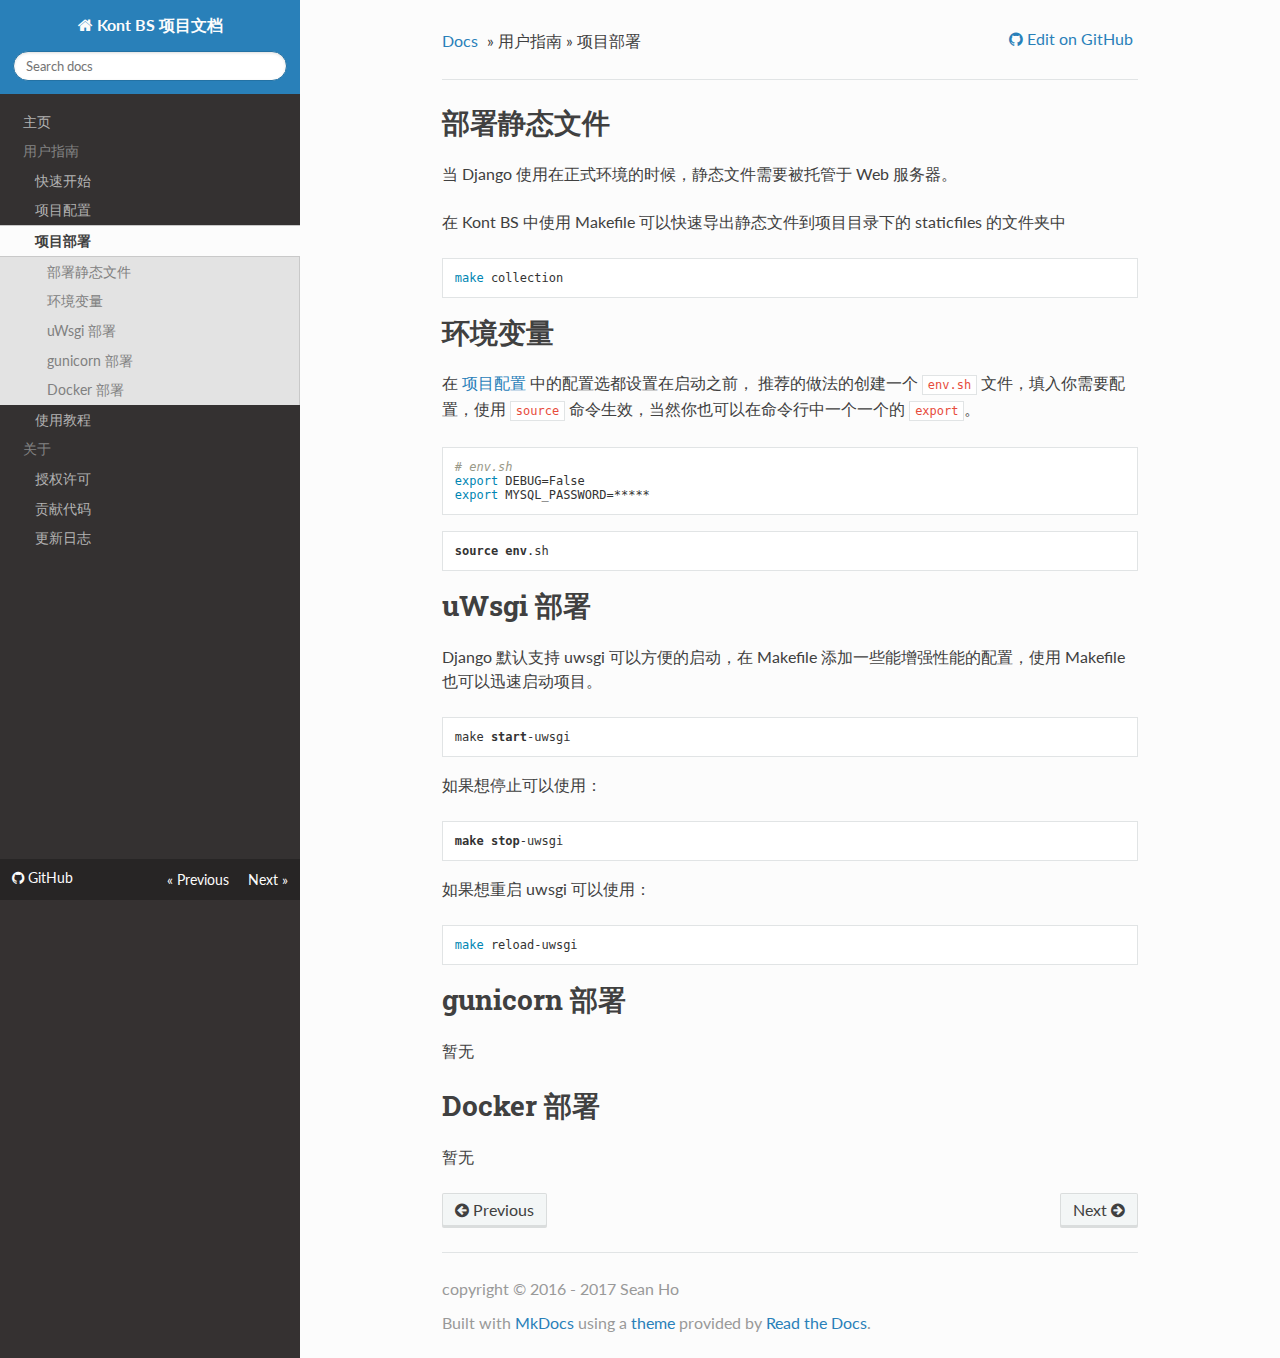
<file: user-guide/deploy/index.html>
<!DOCTYPE html>
<!--[if IE 8]><html class="no-js lt-ie9" lang="en" > <![endif]-->
<!--[if gt IE 8]><!--> <html class="no-js" lang="en" > <!--<![endif]-->
<head>
  <meta charset="utf-8">
  <meta http-equiv="X-UA-Compatible" content="IE=edge">
  <meta name="viewport" content="width=device-width, initial-scale=1.0">
  
  <meta name="author" content="正小歪 Sean Ho">
  <link rel="shortcut icon" href="../../favicon.ico">
  
  <title>项目部署 - Kont BS 项目文档</title>
  <link href='https://fonts.googleapis.com/css?family=Lato:400,700|Roboto+Slab:400,700|Inconsolata:400,700' rel='stylesheet' type='text/css'>

  <link rel="stylesheet" href="../../css/theme.css" type="text/css" />
  <link rel="stylesheet" href="../../css/theme_extra.css" type="text/css" />
  <link rel="stylesheet" href="../../css/highlight.css">
  
  <script>
    // Current page data
    var mkdocs_page_name = "\u9879\u76ee\u90e8\u7f72";
    var mkdocs_page_input_path = "user-guide/deploy.md";
    var mkdocs_page_url = "/user-guide/deploy/";
  </script>
  
  <script src="../../js/jquery-2.1.1.min.js"></script>
  <script src="../../js/modernizr-2.8.3.min.js"></script>
  <script type="text/javascript" src="../../js/highlight.pack.js"></script> 
  
</head>

<body class="wy-body-for-nav" role="document">

  <div class="wy-grid-for-nav">

    
    <nav data-toggle="wy-nav-shift" class="wy-nav-side stickynav">
      <div class="wy-side-nav-search">
        <a href="../.." class="icon icon-home"> Kont BS 项目文档</a>
        <div role="search">
  <form id ="rtd-search-form" class="wy-form" action="../../search.html" method="get">
    <input type="text" name="q" placeholder="Search docs" />
  </form>
</div>
      </div>

      <div class="wy-menu wy-menu-vertical" data-spy="affix" role="navigation" aria-label="main navigation">
	<ul class="current">
          
            <li>
    <li class="toctree-l1 ">
        <a class="" href="../..">主页</a>
        
    </li>
<li>
          
            <li>
    <ul class="subnav">
    <li><span>用户指南</span></li>

        
            
    <li class="toctree-l1 ">
        <a class="" href="../getting_started/">快速开始</a>
        
    </li>

        
            
    <li class="toctree-l1 ">
        <a class="" href="../configuration/">项目配置</a>
        
    </li>

        
            
    <li class="toctree-l1 current">
        <a class="current" href="./">项目部署</a>
        
            <ul>
            
                <li class="toctree-l3"><a href="#_1">部署静态文件</a></li>
                
            
                <li class="toctree-l3"><a href="#_2">环境变量</a></li>
                
            
                <li class="toctree-l3"><a href="#uwsgi">uWsgi 部署</a></li>
                
            
                <li class="toctree-l3"><a href="#gunicorn">gunicorn 部署</a></li>
                
            
                <li class="toctree-l3"><a href="#docker">Docker 部署</a></li>
                
            
            </ul>
        
    </li>

        
            
    <li class="toctree-l1 ">
        <a class="" href="../usage/">使用教程</a>
        
    </li>

        
    </ul>
<li>
          
            <li>
    <ul class="subnav">
    <li><span>关于</span></li>

        
            
    <li class="toctree-l1 ">
        <a class="" href="../../about/license/">授权许可</a>
        
    </li>

        
            
    <li class="toctree-l1 ">
        <a class="" href="../../about/contributing/">贡献代码</a>
        
    </li>

        
            
    <li class="toctree-l1 ">
        <a class="" href="../../about/release_notes/">更新日志</a>
        
    </li>

        
    </ul>
<li>
          
        </ul>
      </div>
      &nbsp;
    </nav>

    <section data-toggle="wy-nav-shift" class="wy-nav-content-wrap">

      
      <nav class="wy-nav-top" role="navigation" aria-label="top navigation">
        <i data-toggle="wy-nav-top" class="fa fa-bars"></i>
        <a href="../..">Kont BS 项目文档</a>
      </nav>

      
      <div class="wy-nav-content">
        <div class="rst-content">
          <div role="navigation" aria-label="breadcrumbs navigation">
  <ul class="wy-breadcrumbs">
    <li><a href="../..">Docs</a> &raquo;</li>
    
      
        
          <li>用户指南 &raquo;</li>
        
      
    
    <li>项目部署</li>
    <li class="wy-breadcrumbs-aside">
      
        <a href="https://github.com/kontspace/kont_bs/edit/master/docs/user-guide/deploy.md"
          class="icon icon-github"> Edit on GitHub</a>
      
    </li>
  </ul>
  <hr/>
</div>
          <div role="main">
            <div class="section">
              
                <h1 id="_1">部署静态文件</h1>
<p>当 Django 使用在正式环境的时候，静态文件需要被托管于 Web 服务器。</p>
<p>在 Kont BS 中使用 Makefile 可以快速导出静态文件到项目目录下的 staticfiles 的文件夹中</p>
<pre><code class="shell">make collection
</code></pre>

<h1 id="_2">环境变量</h1>
<p>在 <a href="../configuration/">项目配置</a> 中的配置选都设置在启动之前，
推荐的做法的创建一个 <code>env.sh</code> 文件，填入你需要配置，使用 <code>source</code> 命令生效，当然你也可以在命令行中一个一个的 <code>export</code>。</p>
<pre><code class="bash"># env.sh
export DEBUG=False
export MYSQL_PASSWORD=*****
</code></pre>

<pre><code class="shell">source env.sh
</code></pre>

<h1 id="uwsgi">uWsgi 部署</h1>
<p>Django 默认支持 uwsgi 可以方便的启动，在 Makefile 添加一些能增强性能的配置，使用 Makefile 也可以迅速启动项目。</p>
<pre><code class="shell">make start-uwsgi
</code></pre>

<p>如果想停止可以使用：</p>
<pre><code class="shell">make stop-uwsgi
</code></pre>

<p>如果想重启 uwsgi 可以使用：</p>
<pre><code class="shell">make reload-uwsgi
</code></pre>

<h1 id="gunicorn">gunicorn 部署</h1>
<p>暂无</p>
<h1 id="docker">Docker 部署</h1>
<p>暂无</p>
              
            </div>
          </div>
          <footer>
  
    <div class="rst-footer-buttons" role="navigation" aria-label="footer navigation">
      
        <a href="../usage/" class="btn btn-neutral float-right" title="使用教程">Next <span class="icon icon-circle-arrow-right"></span></a>
      
      
        <a href="../configuration/" class="btn btn-neutral" title="项目配置"><span class="icon icon-circle-arrow-left"></span> Previous</a>
      
    </div>
  

  <hr/>

  <div role="contentinfo">
    <!-- Copyright etc -->
    
      <p>copyright © 2016 - 2017 Sean Ho</p>
    
  </div>

  Built with <a href="http://www.mkdocs.org">MkDocs</a> using a <a href="https://github.com/snide/sphinx_rtd_theme">theme</a> provided by <a href="https://readthedocs.org">Read the Docs</a>.
</footer>
	  
        </div>
      </div>

    </section>
    
  </div>

  <div class="rst-versions" role="note" style="cursor: pointer">
    <span class="rst-current-version" data-toggle="rst-current-version">
      
          <a href="https://github.com/kontspace/kont_bs" class="icon icon-github" style="float: left; color: #fcfcfc"> GitHub</a>
      
      
        <span><a href="../configuration/" style="color: #fcfcfc;">&laquo; Previous</a></span>
      
      
        <span style="margin-left: 15px"><a href="../usage/" style="color: #fcfcfc">Next &raquo;</a></span>
      
    </span>
</div>
    <script src="../../js/theme.js"></script>

</body>
</html>
</file>
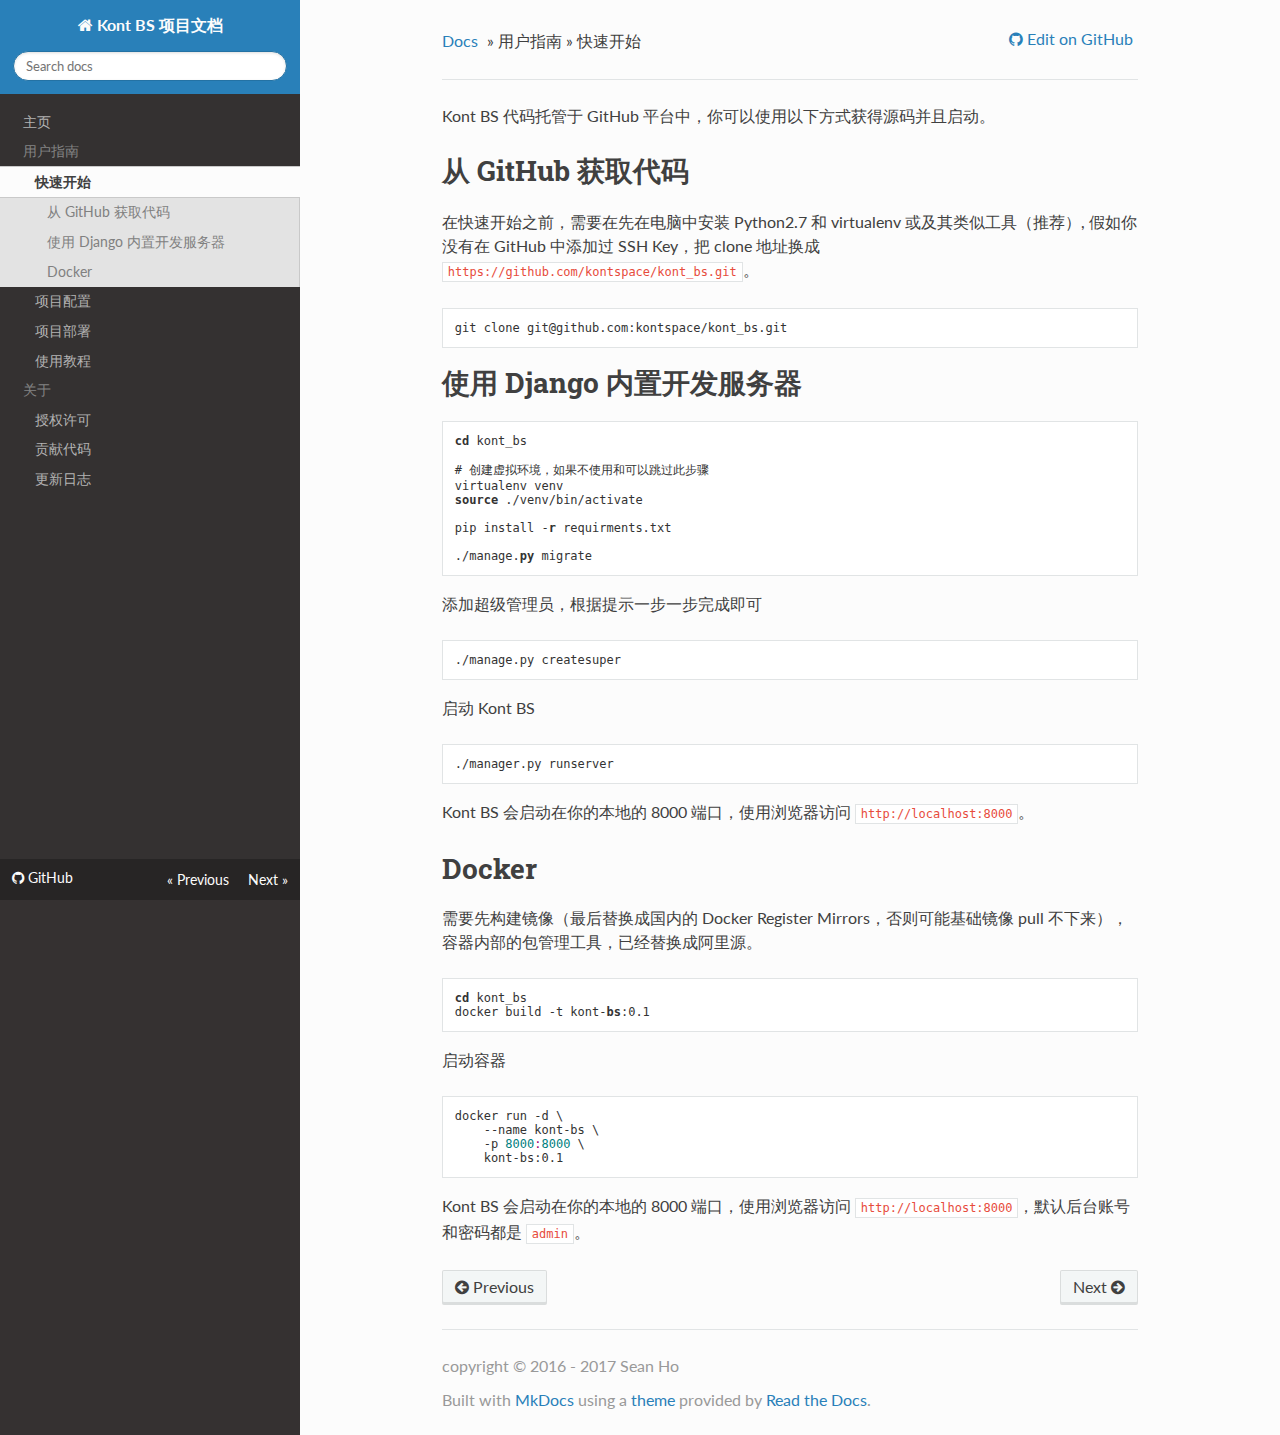
<file: user-guide/getting_started/index.html>
<!DOCTYPE html>
<!--[if IE 8]><html class="no-js lt-ie9" lang="en" > <![endif]-->
<!--[if gt IE 8]><!--> <html class="no-js" lang="en" > <!--<![endif]-->
<head>
  <meta charset="utf-8">
  <meta http-equiv="X-UA-Compatible" content="IE=edge">
  <meta name="viewport" content="width=device-width, initial-scale=1.0">
  
  <meta name="author" content="正小歪 Sean Ho">
  <link rel="shortcut icon" href="../../favicon.ico">
  
  <title>快速开始 - Kont BS 项目文档</title>
  <link href='https://fonts.googleapis.com/css?family=Lato:400,700|Roboto+Slab:400,700|Inconsolata:400,700' rel='stylesheet' type='text/css'>

  <link rel="stylesheet" href="../../css/theme.css" type="text/css" />
  <link rel="stylesheet" href="../../css/theme_extra.css" type="text/css" />
  <link rel="stylesheet" href="../../css/highlight.css">
  
  <script>
    // Current page data
    var mkdocs_page_name = "\u5feb\u901f\u5f00\u59cb";
    var mkdocs_page_input_path = "user-guide/getting_started.md";
    var mkdocs_page_url = "/user-guide/getting_started/";
  </script>
  
  <script src="../../js/jquery-2.1.1.min.js"></script>
  <script src="../../js/modernizr-2.8.3.min.js"></script>
  <script type="text/javascript" src="../../js/highlight.pack.js"></script> 
  
</head>

<body class="wy-body-for-nav" role="document">

  <div class="wy-grid-for-nav">

    
    <nav data-toggle="wy-nav-shift" class="wy-nav-side stickynav">
      <div class="wy-side-nav-search">
        <a href="../.." class="icon icon-home"> Kont BS 项目文档</a>
        <div role="search">
  <form id ="rtd-search-form" class="wy-form" action="../../search.html" method="get">
    <input type="text" name="q" placeholder="Search docs" />
  </form>
</div>
      </div>

      <div class="wy-menu wy-menu-vertical" data-spy="affix" role="navigation" aria-label="main navigation">
	<ul class="current">
          
            <li>
    <li class="toctree-l1 ">
        <a class="" href="../..">主页</a>
        
    </li>
<li>
          
            <li>
    <ul class="subnav">
    <li><span>用户指南</span></li>

        
            
    <li class="toctree-l1 current">
        <a class="current" href="./">快速开始</a>
        
            <ul>
            
                <li class="toctree-l3"><a href="#github">从 GitHub 获取代码</a></li>
                
            
                <li class="toctree-l3"><a href="#django">使用 Django 内置开发服务器</a></li>
                
            
                <li class="toctree-l3"><a href="#docker">Docker</a></li>
                
            
            </ul>
        
    </li>

        
            
    <li class="toctree-l1 ">
        <a class="" href="../configuration/">项目配置</a>
        
    </li>

        
            
    <li class="toctree-l1 ">
        <a class="" href="../deploy/">项目部署</a>
        
    </li>

        
            
    <li class="toctree-l1 ">
        <a class="" href="../usage/">使用教程</a>
        
    </li>

        
    </ul>
<li>
          
            <li>
    <ul class="subnav">
    <li><span>关于</span></li>

        
            
    <li class="toctree-l1 ">
        <a class="" href="../../about/license/">授权许可</a>
        
    </li>

        
            
    <li class="toctree-l1 ">
        <a class="" href="../../about/contributing/">贡献代码</a>
        
    </li>

        
            
    <li class="toctree-l1 ">
        <a class="" href="../../about/release_notes/">更新日志</a>
        
    </li>

        
    </ul>
<li>
          
        </ul>
      </div>
      &nbsp;
    </nav>

    <section data-toggle="wy-nav-shift" class="wy-nav-content-wrap">

      
      <nav class="wy-nav-top" role="navigation" aria-label="top navigation">
        <i data-toggle="wy-nav-top" class="fa fa-bars"></i>
        <a href="../..">Kont BS 项目文档</a>
      </nav>

      
      <div class="wy-nav-content">
        <div class="rst-content">
          <div role="navigation" aria-label="breadcrumbs navigation">
  <ul class="wy-breadcrumbs">
    <li><a href="../..">Docs</a> &raquo;</li>
    
      
        
          <li>用户指南 &raquo;</li>
        
      
    
    <li>快速开始</li>
    <li class="wy-breadcrumbs-aside">
      
        <a href="https://github.com/kontspace/kont_bs/edit/master/docs/user-guide/getting_started.md"
          class="icon icon-github"> Edit on GitHub</a>
      
    </li>
  </ul>
  <hr/>
</div>
          <div role="main">
            <div class="section">
              
                <p>Kont BS 代码托管于 GitHub 平台中，你可以使用以下方式获得源码并且启动。</p>
<h1 id="github">从 GitHub 获取代码</h1>
<p>在快速开始之前，需要在先在电脑中安装 Python2.7 和 virtualenv 或及其类似工具（推荐）,
假如你没有在 GitHub 中添加过 SSH Key，把 clone 地址换成 <code>https://github.com/kontspace/kont_bs.git</code>。</p>
<pre><code class="shell">git clone git@github.com:kontspace/kont_bs.git
</code></pre>

<h1 id="django">使用 Django 内置开发服务器</h1>
<pre><code>cd kont_bs

# 创建虚拟环境，如果不使用和可以跳过此步骤
virtualenv venv
source ./venv/bin/activate

pip install -r requirments.txt

./manage.py migrate
</code></pre>

<p>添加超级管理员，根据提示一步一步完成即可</p>
<pre><code>./manage.py createsuper
</code></pre>

<p>启动 Kont BS</p>
<pre><code>./manager.py runserver
</code></pre>

<p>Kont BS 会启动在你的本地的 8000 端口，使用浏览器访问 <code>http://localhost:8000</code>。</p>
<h1 id="docker">Docker</h1>
<p>需要先构建镜像（最后替换成国内的 Docker Register Mirrors，否则可能基础镜像 pull 不下来），
容器内部的包管理工具，已经替换成阿里源。</p>
<pre><code class="shell">cd kont_bs
docker build -t kont-bs:0.1
</code></pre>

<p>启动容器</p>
<pre><code>docker run -d \
    --name kont-bs \
    -p 8000:8000 \
    kont-bs:0.1
</code></pre>

<p>Kont BS 会启动在你的本地的 8000 端口，使用浏览器访问 <code>http://localhost:8000</code>，默认后台账号和密码都是 <code>admin</code>。</p>
              
            </div>
          </div>
          <footer>
  
    <div class="rst-footer-buttons" role="navigation" aria-label="footer navigation">
      
        <a href="../configuration/" class="btn btn-neutral float-right" title="项目配置">Next <span class="icon icon-circle-arrow-right"></span></a>
      
      
        <a href="../.." class="btn btn-neutral" title="主页"><span class="icon icon-circle-arrow-left"></span> Previous</a>
      
    </div>
  

  <hr/>

  <div role="contentinfo">
    <!-- Copyright etc -->
    
      <p>copyright © 2016 - 2017 Sean Ho</p>
    
  </div>

  Built with <a href="http://www.mkdocs.org">MkDocs</a> using a <a href="https://github.com/snide/sphinx_rtd_theme">theme</a> provided by <a href="https://readthedocs.org">Read the Docs</a>.
</footer>
	  
        </div>
      </div>

    </section>
    
  </div>

  <div class="rst-versions" role="note" style="cursor: pointer">
    <span class="rst-current-version" data-toggle="rst-current-version">
      
          <a href="https://github.com/kontspace/kont_bs" class="icon icon-github" style="float: left; color: #fcfcfc"> GitHub</a>
      
      
        <span><a href="../.." style="color: #fcfcfc;">&laquo; Previous</a></span>
      
      
        <span style="margin-left: 15px"><a href="../configuration/" style="color: #fcfcfc">Next &raquo;</a></span>
      
    </span>
</div>
    <script src="../../js/theme.js"></script>

</body>
</html>
</file>
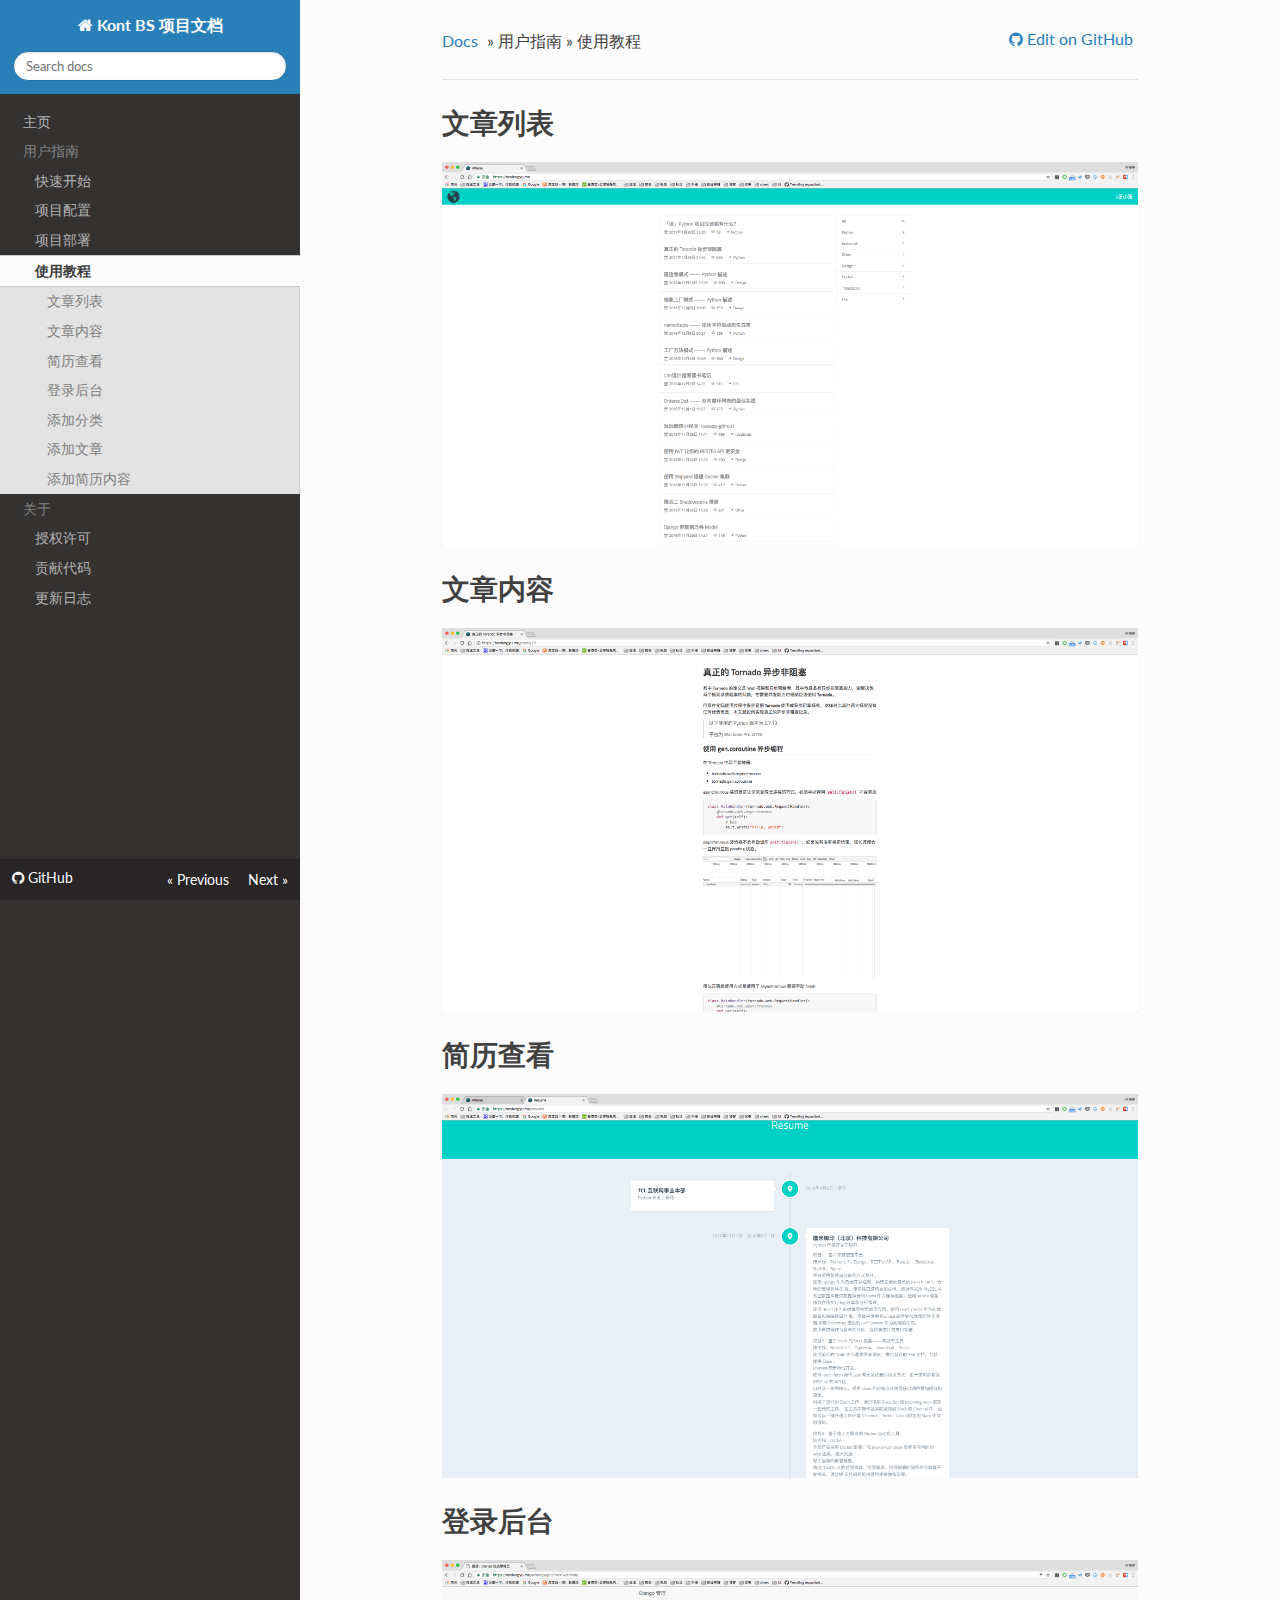
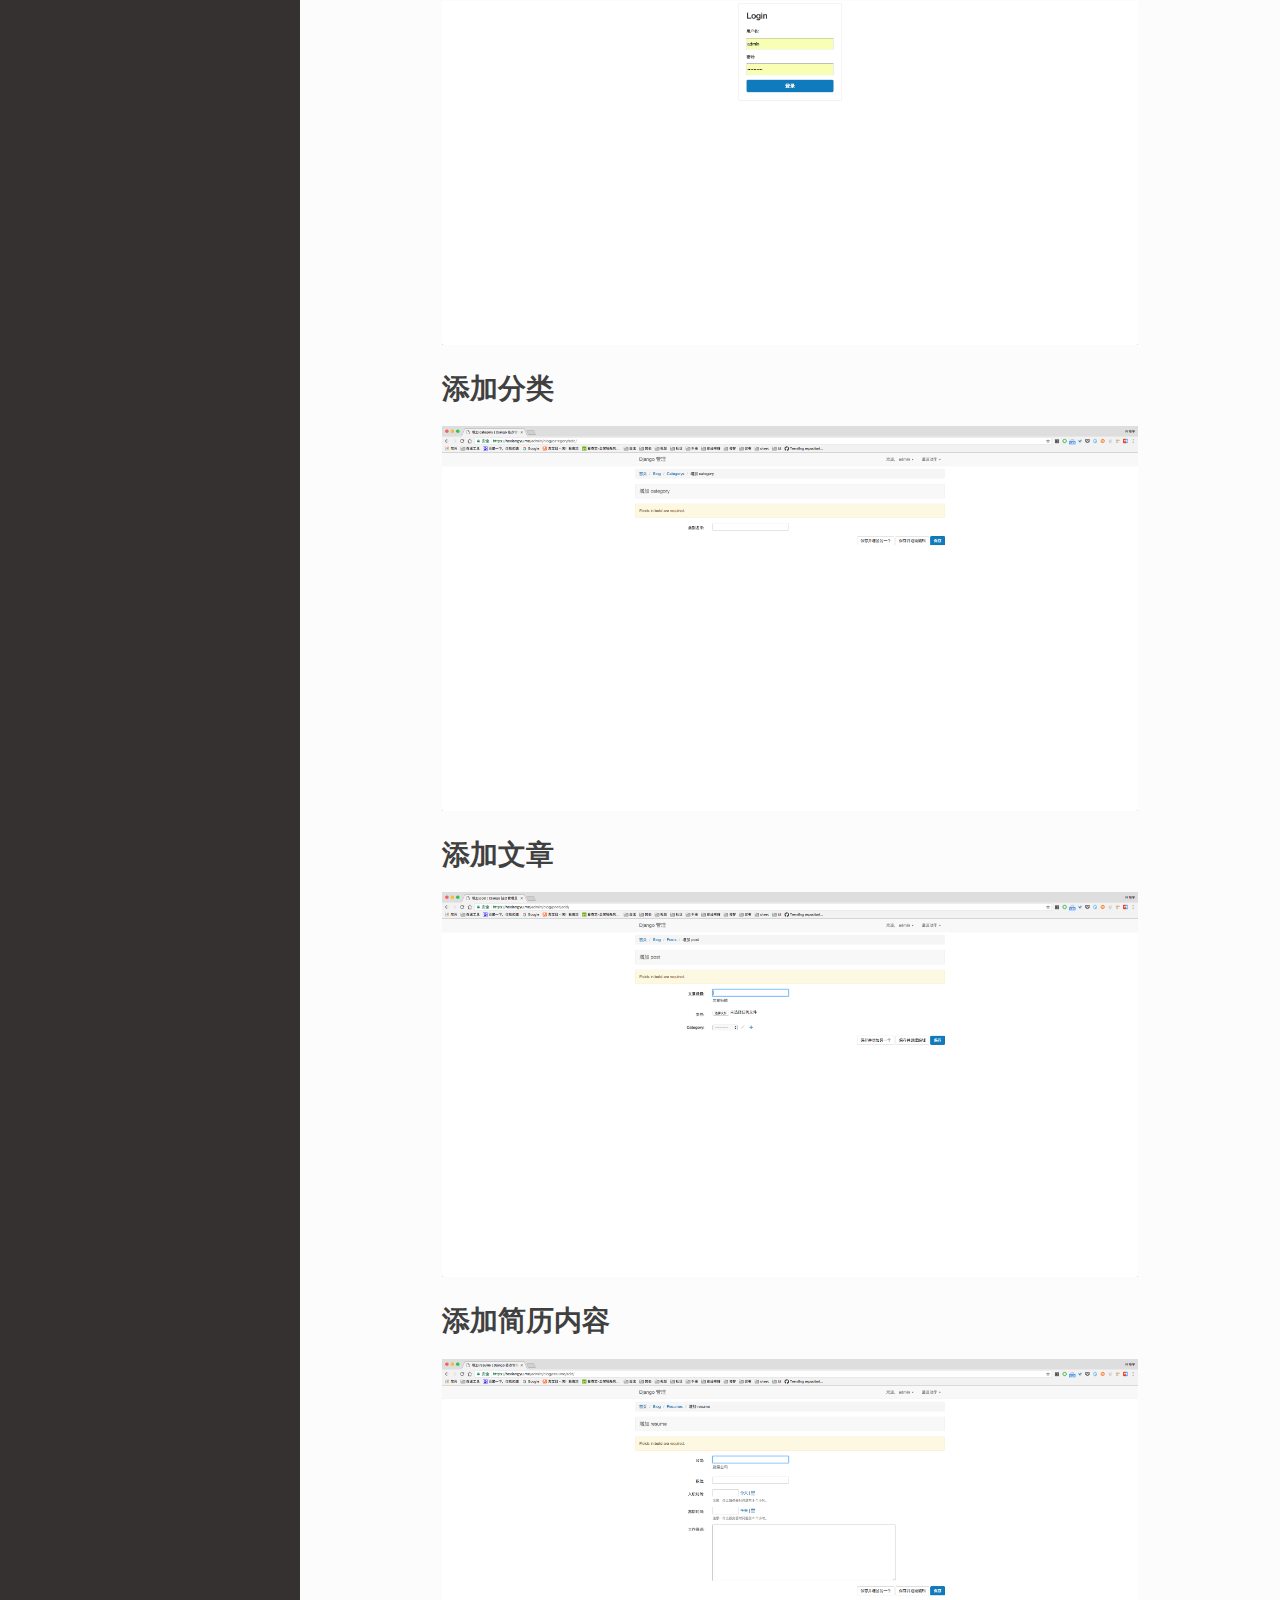
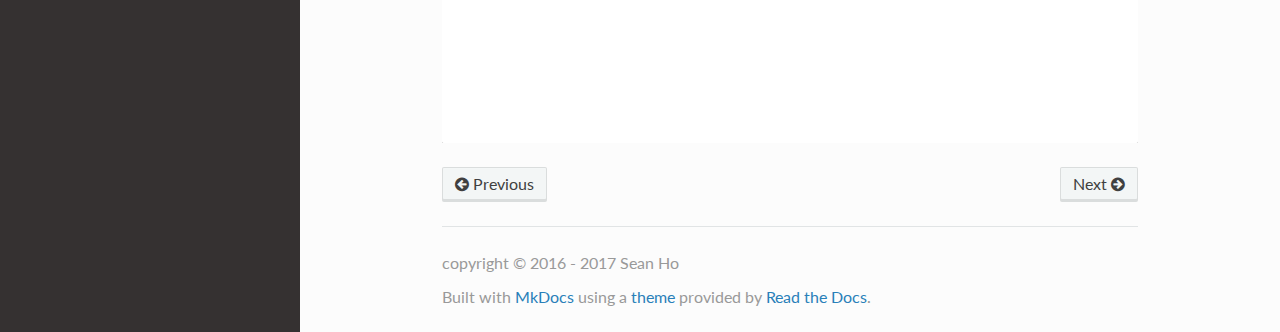
<file: user-guide/usage/index.html>
<!DOCTYPE html>
<!--[if IE 8]><html class="no-js lt-ie9" lang="en" > <![endif]-->
<!--[if gt IE 8]><!--> <html class="no-js" lang="en" > <!--<![endif]-->
<head>
  <meta charset="utf-8">
  <meta http-equiv="X-UA-Compatible" content="IE=edge">
  <meta name="viewport" content="width=device-width, initial-scale=1.0">
  
  <meta name="author" content="正小歪 Sean Ho">
  <link rel="shortcut icon" href="../../favicon.ico">
  
  <title>使用教程 - Kont BS 项目文档</title>
  <link href='https://fonts.googleapis.com/css?family=Lato:400,700|Roboto+Slab:400,700|Inconsolata:400,700' rel='stylesheet' type='text/css'>

  <link rel="stylesheet" href="../../css/theme.css" type="text/css" />
  <link rel="stylesheet" href="../../css/theme_extra.css" type="text/css" />
  <link rel="stylesheet" href="../../css/highlight.css">
  
  <script>
    // Current page data
    var mkdocs_page_name = "\u4f7f\u7528\u6559\u7a0b";
    var mkdocs_page_input_path = "user-guide/usage.md";
    var mkdocs_page_url = "/user-guide/usage/";
  </script>
  
  <script src="../../js/jquery-2.1.1.min.js"></script>
  <script src="../../js/modernizr-2.8.3.min.js"></script>
  <script type="text/javascript" src="../../js/highlight.pack.js"></script> 
  
</head>

<body class="wy-body-for-nav" role="document">

  <div class="wy-grid-for-nav">

    
    <nav data-toggle="wy-nav-shift" class="wy-nav-side stickynav">
      <div class="wy-side-nav-search">
        <a href="../.." class="icon icon-home"> Kont BS 项目文档</a>
        <div role="search">
  <form id ="rtd-search-form" class="wy-form" action="../../search.html" method="get">
    <input type="text" name="q" placeholder="Search docs" />
  </form>
</div>
      </div>

      <div class="wy-menu wy-menu-vertical" data-spy="affix" role="navigation" aria-label="main navigation">
	<ul class="current">
          
            <li>
    <li class="toctree-l1 ">
        <a class="" href="../..">主页</a>
        
    </li>
<li>
          
            <li>
    <ul class="subnav">
    <li><span>用户指南</span></li>

        
            
    <li class="toctree-l1 ">
        <a class="" href="../getting_started/">快速开始</a>
        
    </li>

        
            
    <li class="toctree-l1 ">
        <a class="" href="../configuration/">项目配置</a>
        
    </li>

        
            
    <li class="toctree-l1 ">
        <a class="" href="../deploy/">项目部署</a>
        
    </li>

        
            
    <li class="toctree-l1 current">
        <a class="current" href="./">使用教程</a>
        
            <ul>
            
                <li class="toctree-l3"><a href="#_1">文章列表</a></li>
                
            
                <li class="toctree-l3"><a href="#_2">文章内容</a></li>
                
            
                <li class="toctree-l3"><a href="#_3">简历查看</a></li>
                
            
                <li class="toctree-l3"><a href="#_4">登录后台</a></li>
                
            
                <li class="toctree-l3"><a href="#_5">添加分类</a></li>
                
            
                <li class="toctree-l3"><a href="#_6">添加文章</a></li>
                
            
                <li class="toctree-l3"><a href="#_7">添加简历内容</a></li>
                
            
            </ul>
        
    </li>

        
    </ul>
<li>
          
            <li>
    <ul class="subnav">
    <li><span>关于</span></li>

        
            
    <li class="toctree-l1 ">
        <a class="" href="../../about/license/">授权许可</a>
        
    </li>

        
            
    <li class="toctree-l1 ">
        <a class="" href="../../about/contributing/">贡献代码</a>
        
    </li>

        
            
    <li class="toctree-l1 ">
        <a class="" href="../../about/release_notes/">更新日志</a>
        
    </li>

        
    </ul>
<li>
          
        </ul>
      </div>
      &nbsp;
    </nav>

    <section data-toggle="wy-nav-shift" class="wy-nav-content-wrap">

      
      <nav class="wy-nav-top" role="navigation" aria-label="top navigation">
        <i data-toggle="wy-nav-top" class="fa fa-bars"></i>
        <a href="../..">Kont BS 项目文档</a>
      </nav>

      
      <div class="wy-nav-content">
        <div class="rst-content">
          <div role="navigation" aria-label="breadcrumbs navigation">
  <ul class="wy-breadcrumbs">
    <li><a href="../..">Docs</a> &raquo;</li>
    
      
        
          <li>用户指南 &raquo;</li>
        
      
    
    <li>使用教程</li>
    <li class="wy-breadcrumbs-aside">
      
        <a href="https://github.com/kontspace/kont_bs/edit/master/docs/user-guide/usage.md"
          class="icon icon-github"> Edit on GitHub</a>
      
    </li>
  </ul>
  <hr/>
</div>
          <div role="main">
            <div class="section">
              
                <h1 id="_1">文章列表</h1>
<p><img alt="post_list" src="../../images/post_list.png" /></p>
<h1 id="_2">文章内容</h1>
<p><img alt="post" src="../../images/post.png" /></p>
<h1 id="_3">简历查看</h1>
<p><img alt="resume" src="../../images/resume.png" /></p>
<h1 id="_4">登录后台</h1>
<p><img alt="login_admin" src="../../images/login_admin.png" /></p>
<h1 id="_5">添加分类</h1>
<p><img alt="add_category" src="../../images/add_category.png" /></p>
<h1 id="_6">添加文章</h1>
<p><img alt="add_post" src="../../images/add_post.png" /></p>
<h1 id="_7">添加简历内容</h1>
<p><img alt="add_resume" src="../../images/add_resume.png" /></p>
              
            </div>
          </div>
          <footer>
  
    <div class="rst-footer-buttons" role="navigation" aria-label="footer navigation">
      
        <a href="../../about/license/" class="btn btn-neutral float-right" title="授权许可">Next <span class="icon icon-circle-arrow-right"></span></a>
      
      
        <a href="../deploy/" class="btn btn-neutral" title="项目部署"><span class="icon icon-circle-arrow-left"></span> Previous</a>
      
    </div>
  

  <hr/>

  <div role="contentinfo">
    <!-- Copyright etc -->
    
      <p>copyright © 2016 - 2017 Sean Ho</p>
    
  </div>

  Built with <a href="http://www.mkdocs.org">MkDocs</a> using a <a href="https://github.com/snide/sphinx_rtd_theme">theme</a> provided by <a href="https://readthedocs.org">Read the Docs</a>.
</footer>
	  
        </div>
      </div>

    </section>
    
  </div>

  <div class="rst-versions" role="note" style="cursor: pointer">
    <span class="rst-current-version" data-toggle="rst-current-version">
      
          <a href="https://github.com/kontspace/kont_bs" class="icon icon-github" style="float: left; color: #fcfcfc"> GitHub</a>
      
      
        <span><a href="../deploy/" style="color: #fcfcfc;">&laquo; Previous</a></span>
      
      
        <span style="margin-left: 15px"><a href="../../about/license/" style="color: #fcfcfc">Next &raquo;</a></span>
      
    </span>
</div>
    <script src="../../js/theme.js"></script>

</body>
</html>
</file>
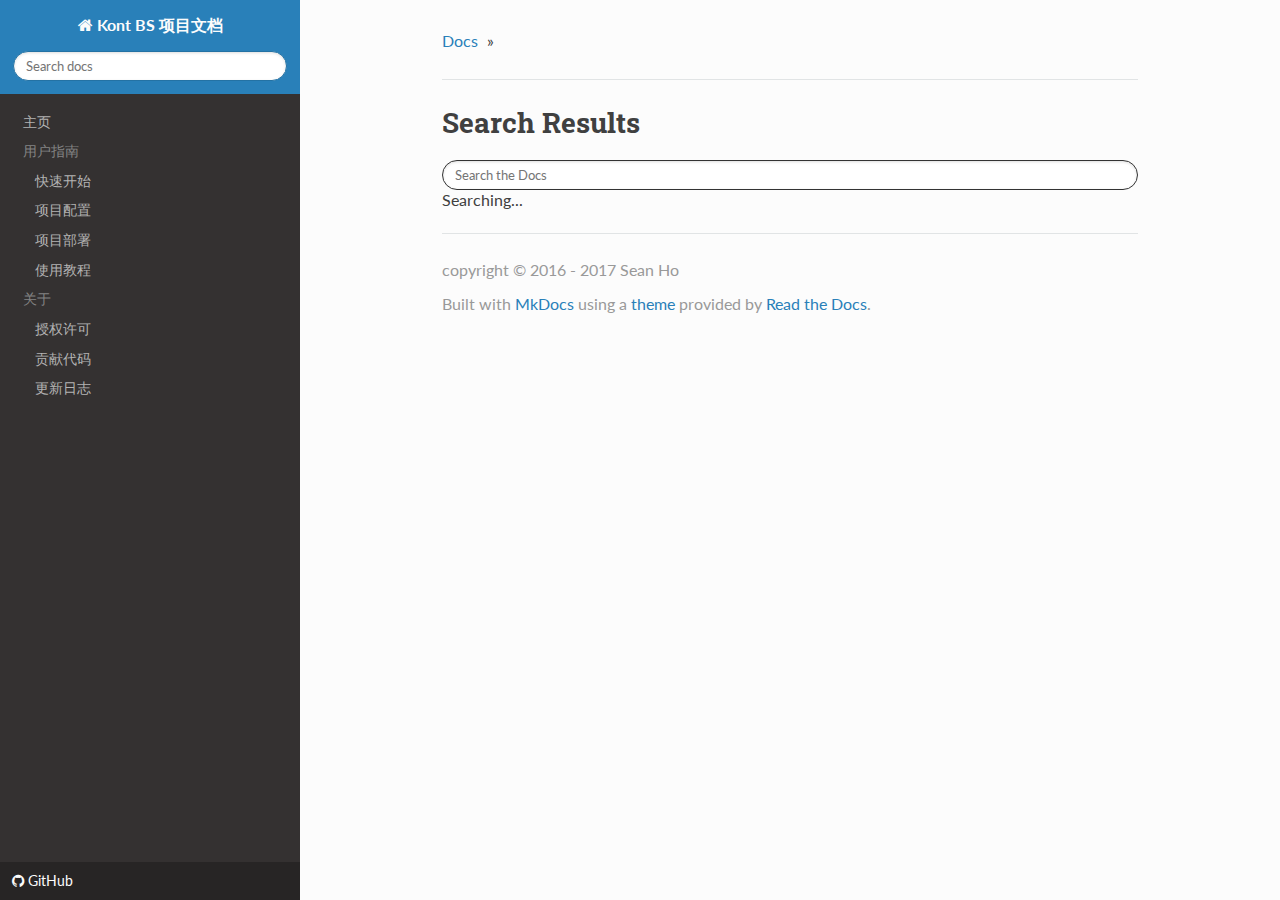
<file: search.html>
<!DOCTYPE html>
<!--[if IE 8]><html class="no-js lt-ie9" lang="en" > <![endif]-->
<!--[if gt IE 8]><!--> <html class="no-js" lang="en" > <!--<![endif]-->
<head>
  <meta charset="utf-8">
  <meta http-equiv="X-UA-Compatible" content="IE=edge">
  <meta name="viewport" content="width=device-width, initial-scale=1.0">
  
  <meta name="author" content="正小歪 Sean Ho">
  <link rel="shortcut icon" href="./favicon.ico">
  
  <title>Kont BS 项目文档</title>
  <link href='https://fonts.googleapis.com/css?family=Lato:400,700|Roboto+Slab:400,700|Inconsolata:400,700' rel='stylesheet' type='text/css'>

  <link rel="stylesheet" href="./css/theme.css" type="text/css" />
  <link rel="stylesheet" href="./css/theme_extra.css" type="text/css" />
  <link rel="stylesheet" href="./css/highlight.css">
  
  <script src="./js/jquery-2.1.1.min.js"></script>
  <script src="./js/modernizr-2.8.3.min.js"></script>
  <script type="text/javascript" src="./js/highlight.pack.js"></script>
  <script>var base_url = '.';</script>
  <script data-main="./mkdocs/js/search.js" src="./mkdocs/js/require.js"></script>

  
</head>

<body class="wy-body-for-nav" role="document">

  <div class="wy-grid-for-nav">

    
    <nav data-toggle="wy-nav-shift" class="wy-nav-side stickynav">
      <div class="wy-side-nav-search">
        <a href="." class="icon icon-home"> Kont BS 项目文档</a>
        <div role="search">
  <form id ="rtd-search-form" class="wy-form" action="./search.html" method="get">
    <input type="text" name="q" placeholder="Search docs" />
  </form>
</div>
      </div>

      <div class="wy-menu wy-menu-vertical" data-spy="affix" role="navigation" aria-label="main navigation">
	<ul class="current">
          
            <li>
    <li class="toctree-l1 ">
        <a class="" href=".">主页</a>
        
    </li>
<li>
          
            <li>
    <ul class="subnav">
    <li><span>用户指南</span></li>

        
            
    <li class="toctree-l1 ">
        <a class="" href="user-guide/getting_started/">快速开始</a>
        
    </li>

        
            
    <li class="toctree-l1 ">
        <a class="" href="user-guide/configuration/">项目配置</a>
        
    </li>

        
            
    <li class="toctree-l1 ">
        <a class="" href="user-guide/deploy/">项目部署</a>
        
    </li>

        
            
    <li class="toctree-l1 ">
        <a class="" href="user-guide/usage/">使用教程</a>
        
    </li>

        
    </ul>
<li>
          
            <li>
    <ul class="subnav">
    <li><span>关于</span></li>

        
            
    <li class="toctree-l1 ">
        <a class="" href="about/license/">授权许可</a>
        
    </li>

        
            
    <li class="toctree-l1 ">
        <a class="" href="about/contributing/">贡献代码</a>
        
    </li>

        
            
    <li class="toctree-l1 ">
        <a class="" href="about/release_notes/">更新日志</a>
        
    </li>

        
    </ul>
<li>
          
        </ul>
      </div>
      &nbsp;
    </nav>

    <section data-toggle="wy-nav-shift" class="wy-nav-content-wrap">

      
      <nav class="wy-nav-top" role="navigation" aria-label="top navigation">
        <i data-toggle="wy-nav-top" class="fa fa-bars"></i>
        <a href=".">Kont BS 项目文档</a>
      </nav>

      
      <div class="wy-nav-content">
        <div class="rst-content">
          <div role="navigation" aria-label="breadcrumbs navigation">
  <ul class="wy-breadcrumbs">
    <li><a href=".">Docs</a> &raquo;</li>
    
    
    <li class="wy-breadcrumbs-aside">
      
    </li>
  </ul>
  <hr/>
</div>
          <div role="main">
            <div class="section">
              

  <h1 id="search">Search Results</h1>

  <form id="content_search" action="search.html">
    <span role="status" aria-live="polite" class="ui-helper-hidden-accessible"></span>
    <input name="q" id="mkdocs-search-query" type="text" class="search_input search-query ui-autocomplete-input" placeholder="Search the Docs" autocomplete="off" autofocus>
  </form>

  <div id="mkdocs-search-results" class="search-results">
    Searching...
  </div>


            </div>
          </div>
          <footer>
  

  <hr/>

  <div role="contentinfo">
    <!-- Copyright etc -->
    
      <p>copyright © 2016 - 2017 Sean Ho</p>
    
  </div>

  Built with <a href="http://www.mkdocs.org">MkDocs</a> using a <a href="https://github.com/snide/sphinx_rtd_theme">theme</a> provided by <a href="https://readthedocs.org">Read the Docs</a>.
</footer>
	  
        </div>
      </div>

    </section>
    
  </div>

  <div class="rst-versions" role="note" style="cursor: pointer">
    <span class="rst-current-version" data-toggle="rst-current-version">
      
          <a href="https://github.com/kontspace/kont_bs" class="icon icon-github" style="float: left; color: #fcfcfc"> GitHub</a>
      
      
      
    </span>
</div>
    <script src="./js/theme.js"></script>

</body>
</html>
</file>
<file: css/theme.css>
/*
 * This file is copied from the upstream ReadTheDocs Sphinx
 * theme. To aid upgradability this file should *not* be edited.
 * modifications we need should be included in theme_extra.css.
 *
 * https://github.com/rtfd/readthedocs.org/blob/master/readthedocs/core/static/core/css/theme.css
 */

*{-webkit-box-sizing:border-box;-moz-box-sizing:border-box;box-sizing:border-box}article,aside,details,figcaption,figure,footer,header,hgroup,nav,section{display:block}audio,canvas,video{display:inline-block;*display:inline;*zoom:1}audio:not([controls]){display:none}[hidden]{display:none}*{-webkit-box-sizing:border-box;-moz-box-sizing:border-box;box-sizing:border-box}html{font-size:100%;-webkit-text-size-adjust:100%;-ms-text-size-adjust:100%}body{margin:0}a:hover,a:active{outline:0}abbr[title]{border-bottom:1px dotted}b,strong{font-weight:bold}blockquote{margin:0}dfn{font-style:italic}ins{background:#ff9;color:#000;text-decoration:none}mark{background:#ff0;color:#000;font-style:italic;font-weight:bold}pre,code,.rst-content tt,kbd,samp{font-family:monospace,serif;_font-family:"courier new",monospace;font-size:1em}pre{white-space:pre}q{quotes:none}q:before,q:after{content:"";content:none}small{font-size:85%}sub,sup{font-size:75%;line-height:0;position:relative;vertical-align:baseline}sup{top:-0.5em}sub{bottom:-0.25em}ul,ol,dl{margin:0;padding:0;list-style:none;list-style-image:none}li{list-style:none}dd{margin:0}img{border:0;-ms-interpolation-mode:bicubic;vertical-align:middle;max-width:100%}svg:not(:root){overflow:hidden}figure{margin:0}form{margin:0}fieldset{border:0;margin:0;padding:0}label{cursor:pointer}legend{border:0;*margin-left:-7px;padding:0;white-space:normal}button,input,select,textarea{font-size:100%;margin:0;vertical-align:baseline;*vertical-align:middle}button,input{line-height:normal}button,input[type="button"],input[type="reset"],input[type="submit"]{cursor:pointer;-webkit-appearance:button;*overflow:visible}button[disabled],input[disabled]{cursor:default}input[type="checkbox"],input[type="radio"]{box-sizing:border-box;padding:0;*width:13px;*height:13px}input[type="search"]{-webkit-appearance:textfield;-moz-box-sizing:content-box;-webkit-box-sizing:content-box;box-sizing:content-box}input[type="search"]::-webkit-search-decoration,input[type="search"]::-webkit-search-cancel-button{-webkit-appearance:none}button::-moz-focus-inner,input::-moz-focus-inner{border:0;padding:0}textarea{overflow:auto;vertical-align:top;resize:vertical}table{border-collapse:collapse;border-spacing:0}td{vertical-align:top}.chromeframe{margin:0.2em 0;background:#ccc;color:#000;padding:0.2em 0}.ir{display:block;border:0;text-indent:-999em;overflow:hidden;background-color:transparent;background-repeat:no-repeat;text-align:left;direction:ltr;*line-height:0}.ir br{display:none}.hidden{display:none !important;visibility:hidden}.visuallyhidden{border:0;clip:rect(0 0 0 0);height:1px;margin:-1px;overflow:hidden;padding:0;position:absolute;width:1px}.visuallyhidden.focusable:active,.visuallyhidden.focusable:focus{clip:auto;height:auto;margin:0;overflow:visible;position:static;width:auto}.invisible{visibility:hidden}.relative{position:relative}big,small{font-size:100%}@media print{html,body,section{background:none !important}*{box-shadow:none !important;text-shadow:none !important;filter:none !important;-ms-filter:none !important}a,a:visited{text-decoration:underline}.ir a:after,a[href^="javascript:"]:after,a[href^="#"]:after{content:""}pre,blockquote{page-break-inside:avoid}thead{display:table-header-group}tr,img{page-break-inside:avoid}img{max-width:100% !important}@page{margin:0.5cm}p,h2,h3{orphans:3;widows:3}h2,h3{page-break-after:avoid}}.fa:before,.rst-content .admonition-title:before,.rst-content h1 .headerlink:before,.rst-content h2 .headerlink:before,.rst-content h3 .headerlink:before,.rst-content h4 .headerlink:before,.rst-content h5 .headerlink:before,.rst-content h6 .headerlink:before,.rst-content dl dt .headerlink:before,.icon:before,.wy-dropdown .caret:before,.wy-inline-validate.wy-inline-validate-success .wy-input-context:before,.wy-inline-validate.wy-inline-validate-danger .wy-input-context:before,.wy-inline-validate.wy-inline-validate-warning .wy-input-context:before,.wy-inline-validate.wy-inline-validate-info .wy-input-context:before,.wy-alert,.rst-content .note,.rst-content .attention,.rst-content .caution,.rst-content .danger,.rst-content .error,.rst-content .hint,.rst-content .important,.rst-content .tip,.rst-content .warning,.rst-content .seealso,.rst-content .admonition-todo,.btn,input[type="text"],input[type="password"],input[type="email"],input[type="url"],input[type="date"],input[type="month"],input[type="time"],input[type="datetime"],input[type="datetime-local"],input[type="week"],input[type="number"],input[type="search"],input[type="tel"],input[type="color"],select,textarea,.wy-menu-vertical li.on a,.wy-menu-vertical li.current>a,.wy-side-nav-search>a,.wy-side-nav-search .wy-dropdown>a,.wy-nav-top a{-webkit-font-smoothing:antialiased}.clearfix{*zoom:1}.clearfix:before,.clearfix:after{display:table;content:""}.clearfix:after{clear:both}/*!
 *  Font Awesome 4.1.0 by @davegandy - http://fontawesome.io - @fontawesome
 *  License - http://fontawesome.io/license (Font: SIL OFL 1.1, CSS: MIT License)
 */@font-face{font-family:'FontAwesome';src:url("../fonts/fontawesome-webfont.eot?v=4.1.0");src:url("../fonts/fontawesome-webfont.eot?#iefix&v=4.1.0") format("embedded-opentype"),url("../fonts/fontawesome-webfont.woff?v=4.1.0") format("woff"),url("../fonts/fontawesome-webfont.ttf?v=4.1.0") format("truetype"),url("../fonts/fontawesome-webfont.svg?v=4.1.0#fontawesomeregular") format("svg");font-weight:normal;font-style:normal}.fa,.rst-content .admonition-title,.rst-content h1 .headerlink,.rst-content h2 .headerlink,.rst-content h3 .headerlink,.rst-content h4 .headerlink,.rst-content h5 .headerlink,.rst-content h6 .headerlink,.rst-content dl dt .headerlink,.icon{display:inline-block;font-family:FontAwesome;font-style:normal;font-weight:normal;line-height:1;-webkit-font-smoothing:antialiased;-moz-osx-font-smoothing:grayscale}.fa-lg{font-size:1.33333em;line-height:0.75em;vertical-align:-15%}.fa-2x{font-size:2em}.fa-3x{font-size:3em}.fa-4x{font-size:4em}.fa-5x{font-size:5em}.fa-fw{width:1.28571em;text-align:center}.fa-ul{padding-left:0;margin-left:2.14286em;list-style-type:none}.fa-ul>li{position:relative}.fa-li{position:absolute;left:-2.14286em;width:2.14286em;top:0.14286em;text-align:center}.fa-li.fa-lg{left:-1.85714em}.fa-border{padding:.2em .25em .15em;border:solid 0.08em #eee;border-radius:.1em}.pull-right{float:right}.pull-left{float:left}.fa.pull-left,.rst-content .pull-left.admonition-title,.rst-content h1 .pull-left.headerlink,.rst-content h2 .pull-left.headerlink,.rst-content h3 .pull-left.headerlink,.rst-content h4 .pull-left.headerlink,.rst-content h5 .pull-left.headerlink,.rst-content h6 .pull-left.headerlink,.rst-content dl dt .pull-left.headerlink,.pull-left.icon{margin-right:.3em}.fa.pull-right,.rst-content .pull-right.admonition-title,.rst-content h1 .pull-right.headerlink,.rst-content h2 .pull-right.headerlink,.rst-content h3 .pull-right.headerlink,.rst-content h4 .pull-right.headerlink,.rst-content h5 .pull-right.headerlink,.rst-content h6 .pull-right.headerlink,.rst-content dl dt .pull-right.headerlink,.pull-right.icon{margin-left:.3em}.fa-spin{-webkit-animation:spin 2s infinite linear;-moz-animation:spin 2s infinite linear;-o-animation:spin 2s infinite linear;animation:spin 2s infinite linear}@-moz-keyframes spin{0%{-moz-transform:rotate(0deg)}100%{-moz-transform:rotate(359deg)}}@-webkit-keyframes spin{0%{-webkit-transform:rotate(0deg)}100%{-webkit-transform:rotate(359deg)}}@-o-keyframes spin{0%{-o-transform:rotate(0deg)}100%{-o-transform:rotate(359deg)}}@keyframes spin{0%{-webkit-transform:rotate(0deg);transform:rotate(0deg)}100%{-webkit-transform:rotate(359deg);transform:rotate(359deg)}}.fa-rotate-90{filter:progid:DXImageTransform.Microsoft.BasicImage(rotation=1);-webkit-transform:rotate(90deg);-moz-transform:rotate(90deg);-ms-transform:rotate(90deg);-o-transform:rotate(90deg);transform:rotate(90deg)}.fa-rotate-180{filter:progid:DXImageTransform.Microsoft.BasicImage(rotation=2);-webkit-transform:rotate(180deg);-moz-transform:rotate(180deg);-ms-transform:rotate(180deg);-o-transform:rotate(180deg);transform:rotate(180deg)}.fa-rotate-270{filter:progid:DXImageTransform.Microsoft.BasicImage(rotation=3);-webkit-transform:rotate(270deg);-moz-transform:rotate(270deg);-ms-transform:rotate(270deg);-o-transform:rotate(270deg);transform:rotate(270deg)}.fa-flip-horizontal{filter:progid:DXImageTransform.Microsoft.BasicImage(rotation=0);-webkit-transform:scale(-1, 1);-moz-transform:scale(-1, 1);-ms-transform:scale(-1, 1);-o-transform:scale(-1, 1);transform:scale(-1, 1)}.fa-flip-vertical{filter:progid:DXImageTransform.Microsoft.BasicImage(rotation=2);-webkit-transform:scale(1, -1);-moz-transform:scale(1, -1);-ms-transform:scale(1, -1);-o-transform:scale(1, -1);transform:scale(1, -1)}.fa-stack{position:relative;display:inline-block;width:2em;height:2em;line-height:2em;vertical-align:middle}.fa-stack-1x,.fa-stack-2x{position:absolute;left:0;width:100%;text-align:center}.fa-stack-1x{line-height:inherit}.fa-stack-2x{font-size:2em}.fa-inverse{color:#fff}.fa-glass:before{content:""}.fa-music:before{content:""}.fa-search:before,.icon-search:before{content:""}.fa-envelope-o:before{content:""}.fa-heart:before{content:""}.fa-star:before{content:""}.fa-star-o:before{content:""}.fa-user:before{content:""}.fa-film:before{content:""}.fa-th-large:before{content:""}.fa-th:before{content:""}.fa-th-list:before{content:""}.fa-check:before{content:""}.fa-times:before{content:""}.fa-search-plus:before{content:""}.fa-search-minus:before{content:""}.fa-power-off:before{content:""}.fa-signal:before{content:""}.fa-gear:before,.fa-cog:before{content:""}.fa-trash-o:before{content:""}.fa-home:before,.icon-home:before{content:""}.fa-file-o:before{content:""}.fa-clock-o:before{content:""}.fa-road:before{content:""}.fa-download:before{content:""}.fa-arrow-circle-o-down:before{content:""}.fa-arrow-circle-o-up:before{content:""}.fa-inbox:before{content:""}.fa-play-circle-o:before{content:""}.fa-rotate-right:before,.fa-repeat:before{content:""}.fa-refresh:before{content:""}.fa-list-alt:before{content:""}.fa-lock:before{content:""}.fa-flag:before{content:""}.fa-headphones:before{content:""}.fa-volume-off:before{content:""}.fa-volume-down:before{content:""}.fa-volume-up:before{content:""}.fa-qrcode:before{content:""}.fa-barcode:before{content:""}.fa-tag:before{content:""}.fa-tags:before{content:""}.fa-book:before,.icon-book:before{content:""}.fa-bookmark:before{content:""}.fa-print:before{content:""}.fa-camera:before{content:""}.fa-font:before{content:""}.fa-bold:before{content:""}.fa-italic:before{content:""}.fa-text-height:before{content:""}.fa-text-width:before{content:""}.fa-align-left:before{content:""}.fa-align-center:before{content:""}.fa-align-right:before{content:""}.fa-align-justify:before{content:""}.fa-list:before{content:""}.fa-dedent:before,.fa-outdent:before{content:""}.fa-indent:before{content:""}.fa-video-camera:before{content:""}.fa-photo:before,.fa-image:before,.fa-picture-o:before{content:""}.fa-pencil:before{content:""}.fa-map-marker:before{content:""}.fa-adjust:before{content:""}.fa-tint:before{content:""}.fa-edit:before,.fa-pencil-square-o:before{content:""}.fa-share-square-o:before{content:""}.fa-check-square-o:before{content:""}.fa-arrows:before{content:""}.fa-step-backward:before{content:""}.fa-fast-backward:before{content:""}.fa-backward:before{content:""}.fa-play:before{content:""}.fa-pause:before{content:""}.fa-stop:before{content:""}.fa-forward:before{content:""}.fa-fast-forward:before{content:""}.fa-step-forward:before{content:""}.fa-eject:before{content:""}.fa-chevron-left:before{content:""}.fa-chevron-right:before{content:""}.fa-plus-circle:before{content:""}.fa-minus-circle:before{content:""}.fa-times-circle:before,.wy-inline-validate.wy-inline-validate-danger .wy-input-context:before{content:""}.fa-check-circle:before,.wy-inline-validate.wy-inline-validate-success .wy-input-context:before{content:""}.fa-question-circle:before{content:""}.fa-info-circle:before{content:""}.fa-crosshairs:before{content:""}.fa-times-circle-o:before{content:""}.fa-check-circle-o:before{content:""}.fa-ban:before{content:""}.fa-arrow-left:before{content:""}.fa-arrow-right:before{content:""}.fa-arrow-up:before{content:""}.fa-arrow-down:before{content:""}.fa-mail-forward:before,.fa-share:before{content:""}.fa-expand:before{content:""}.fa-compress:before{content:""}.fa-plus:before{content:""}.fa-minus:before{content:""}.fa-asterisk:before{content:""}.fa-exclamation-circle:before,.wy-inline-validate.wy-inline-validate-warning .wy-input-context:before,.wy-inline-validate.wy-inline-validate-info .wy-input-context:before,.rst-content .admonition-title:before{content:""}.fa-gift:before{content:""}.fa-leaf:before{content:""}.fa-fire:before,.icon-fire:before{content:""}.fa-eye:before{content:""}.fa-eye-slash:before{content:""}.fa-warning:before,.fa-exclamation-triangle:before{content:""}.fa-plane:before{content:""}.fa-calendar:before{content:""}.fa-random:before{content:""}.fa-comment:before{content:""}.fa-magnet:before{content:""}.fa-chevron-up:before{content:""}.fa-chevron-down:before{content:""}.fa-retweet:before{content:""}.fa-shopping-cart:before{content:""}.fa-folder:before{content:""}.fa-folder-open:before{content:""}.fa-arrows-v:before{content:""}.fa-arrows-h:before{content:""}.fa-bar-chart-o:before{content:""}.fa-twitter-square:before{content:""}.fa-facebook-square:before{content:""}.fa-camera-retro:before{content:""}.fa-key:before{content:""}.fa-gears:before,.fa-cogs:before{content:""}.fa-comments:before{content:""}.fa-thumbs-o-up:before{content:""}.fa-thumbs-o-down:before{content:""}.fa-star-half:before{content:""}.fa-heart-o:before{content:""}.fa-sign-out:before{content:""}.fa-linkedin-square:before{content:""}.fa-thumb-tack:before{content:""}.fa-external-link:before{content:""}.fa-sign-in:before{content:""}.fa-trophy:before{content:""}.fa-github-square:before{content:""}.fa-upload:before{content:""}.fa-lemon-o:before{content:""}.fa-phone:before{content:""}.fa-square-o:before{content:""}.fa-bookmark-o:before{content:""}.fa-phone-square:before{content:""}.fa-twitter:before{content:""}.fa-facebook:before{content:""}.fa-github:before,.icon-github:before{content:""}.fa-unlock:before{content:""}.fa-credit-card:before{content:""}.fa-rss:before{content:""}.fa-hdd-o:before{content:""}.fa-bullhorn:before{content:""}.fa-bell:before{content:""}.fa-certificate:before{content:""}.fa-hand-o-right:before{content:""}.fa-hand-o-left:before{content:""}.fa-hand-o-up:before{content:""}.fa-hand-o-down:before{content:""}.fa-arrow-circle-left:before,.icon-circle-arrow-left:before{content:""}.fa-arrow-circle-right:before,.icon-circle-arrow-right:before{content:""}.fa-arrow-circle-up:before{content:""}.fa-arrow-circle-down:before{content:""}.fa-globe:before{content:""}.fa-wrench:before{content:""}.fa-tasks:before{content:""}.fa-filter:before{content:""}.fa-briefcase:before{content:""}.fa-arrows-alt:before{content:""}.fa-group:before,.fa-users:before{content:""}.fa-chain:before,.fa-link:before,.icon-link:before{content:""}.fa-cloud:before{content:""}.fa-flask:before{content:""}.fa-cut:before,.fa-scissors:before{content:""}.fa-copy:before,.fa-files-o:before{content:""}.fa-paperclip:before{content:""}.fa-save:before,.fa-floppy-o:before{content:""}.fa-square:before{content:""}.fa-navicon:before,.fa-reorder:before,.fa-bars:before{content:""}.fa-list-ul:before{content:""}.fa-list-ol:before{content:""}.fa-strikethrough:before{content:""}.fa-underline:before{content:""}.fa-table:before{content:""}.fa-magic:before{content:""}.fa-truck:before{content:""}.fa-pinterest:before{content:""}.fa-pinterest-square:before{content:""}.fa-google-plus-square:before{content:""}.fa-google-plus:before{content:""}.fa-money:before{content:""}.fa-caret-down:before,.wy-dropdown .caret:before,.icon-caret-down:before{content:""}.fa-caret-up:before{content:""}.fa-caret-left:before{content:""}.fa-caret-right:before{content:""}.fa-columns:before{content:""}.fa-unsorted:before,.fa-sort:before{content:""}.fa-sort-down:before,.fa-sort-desc:before{content:""}.fa-sort-up:before,.fa-sort-asc:before{content:""}.fa-envelope:before{content:""}.fa-linkedin:before{content:""}.fa-rotate-left:before,.fa-undo:before{content:""}.fa-legal:before,.fa-gavel:before{content:""}.fa-dashboard:before,.fa-tachometer:before{content:""}.fa-comment-o:before{content:""}.fa-comments-o:before{content:""}.fa-flash:before,.fa-bolt:before{content:""}.fa-sitemap:before{content:""}.fa-umbrella:before{content:""}.fa-paste:before,.fa-clipboard:before{content:""}.fa-lightbulb-o:before{content:""}.fa-exchange:before{content:""}.fa-cloud-download:before{content:""}.fa-cloud-upload:before{content:""}.fa-user-md:before{content:""}.fa-stethoscope:before{content:""}.fa-suitcase:before{content:""}.fa-bell-o:before{content:""}.fa-coffee:before{content:""}.fa-cutlery:before{content:""}.fa-file-text-o:before{content:""}.fa-building-o:before{content:""}.fa-hospital-o:before{content:""}.fa-ambulance:before{content:""}.fa-medkit:before{content:""}.fa-fighter-jet:before{content:""}.fa-beer:before{content:""}.fa-h-square:before{content:""}.fa-plus-square:before{content:""}.fa-angle-double-left:before{content:""}.fa-angle-double-right:before{content:""}.fa-angle-double-up:before{content:""}.fa-angle-double-down:before{content:""}.fa-angle-left:before{content:""}.fa-angle-right:before{content:""}.fa-angle-up:before{content:""}.fa-angle-down:before{content:""}.fa-desktop:before{content:""}.fa-laptop:before{content:""}.fa-tablet:before{content:""}.fa-mobile-phone:before,.fa-mobile:before{content:""}.fa-circle-o:before{content:""}.fa-quote-left:before{content:""}.fa-quote-right:before{content:""}.fa-spinner:before{content:""}.fa-circle:before{content:""}.fa-mail-reply:before,.fa-reply:before{content:""}.fa-github-alt:before{content:""}.fa-folder-o:before{content:""}.fa-folder-open-o:before{content:""}.fa-smile-o:before{content:""}.fa-frown-o:before{content:""}.fa-meh-o:before{content:""}.fa-gamepad:before{content:""}.fa-keyboard-o:before{content:""}.fa-flag-o:before{content:""}.fa-flag-checkered:before{content:""}.fa-terminal:before{content:""}.fa-code:before{content:""}.fa-mail-reply-all:before,.fa-reply-all:before{content:""}.fa-star-half-empty:before,.fa-star-half-full:before,.fa-star-half-o:before{content:""}.fa-location-arrow:before{content:""}.fa-crop:before{content:""}.fa-code-fork:before{content:""}.fa-unlink:before,.fa-chain-broken:before{content:""}.fa-question:before{content:""}.fa-info:before{content:""}.fa-exclamation:before{content:""}.fa-superscript:before{content:""}.fa-subscript:before{content:""}.fa-eraser:before{content:""}.fa-puzzle-piece:before{content:""}.fa-microphone:before{content:""}.fa-microphone-slash:before{content:""}.fa-shield:before{content:""}.fa-calendar-o:before{content:""}.fa-fire-extinguisher:before{content:""}.fa-rocket:before{content:""}.fa-maxcdn:before{content:""}.fa-chevron-circle-left:before{content:""}.fa-chevron-circle-right:before{content:""}.fa-chevron-circle-up:before{content:""}.fa-chevron-circle-down:before{content:""}.fa-html5:before{content:""}.fa-css3:before{content:""}.fa-anchor:before{content:""}.fa-unlock-alt:before{content:""}.fa-bullseye:before{content:""}.fa-ellipsis-h:before{content:""}.fa-ellipsis-v:before{content:""}.fa-rss-square:before{content:""}.fa-play-circle:before{content:""}.fa-ticket:before{content:""}.fa-minus-square:before{content:""}.fa-minus-square-o:before{content:""}.fa-level-up:before{content:""}.fa-level-down:before{content:""}.fa-check-square:before{content:""}.fa-pencil-square:before{content:""}.fa-external-link-square:before{content:""}.fa-share-square:before{content:""}.fa-compass:before{content:""}.fa-toggle-down:before,.fa-caret-square-o-down:before{content:""}.fa-toggle-up:before,.fa-caret-square-o-up:before{content:""}.fa-toggle-right:before,.fa-caret-square-o-right:before{content:""}.fa-euro:before,.fa-eur:before{content:""}.fa-gbp:before{content:""}.fa-dollar:before,.fa-usd:before{content:""}.fa-rupee:before,.fa-inr:before{content:""}.fa-cny:before,.fa-rmb:before,.fa-yen:before,.fa-jpy:before{content:""}.fa-ruble:before,.fa-rouble:before,.fa-rub:before{content:""}.fa-won:before,.fa-krw:before{content:""}.fa-bitcoin:before,.fa-btc:before{content:""}.fa-file:before{content:""}.fa-file-text:before{content:""}.fa-sort-alpha-asc:before{content:""}.fa-sort-alpha-desc:before{content:""}.fa-sort-amount-asc:before{content:""}.fa-sort-amount-desc:before{content:""}.fa-sort-numeric-asc:before{content:""}.fa-sort-numeric-desc:before{content:""}.fa-thumbs-up:before{content:""}.fa-thumbs-down:before{content:""}.fa-youtube-square:before{content:""}.fa-youtube:before{content:""}.fa-xing:before{content:""}.fa-xing-square:before{content:""}.fa-youtube-play:before{content:""}.fa-dropbox:before{content:""}.fa-stack-overflow:before{content:""}.fa-instagram:before{content:""}.fa-flickr:before{content:""}.fa-adn:before{content:""}.fa-bitbucket:before,.icon-bitbucket:before{content:""}.fa-bitbucket-square:before{content:""}.fa-tumblr:before{content:""}.fa-tumblr-square:before{content:""}.fa-long-arrow-down:before{content:""}.fa-long-arrow-up:before{content:""}.fa-long-arrow-left:before{content:""}.fa-long-arrow-right:before{content:""}.fa-apple:before{content:""}.fa-windows:before{content:""}.fa-android:before{content:""}.fa-linux:before{content:""}.fa-dribbble:before{content:""}.fa-skype:before{content:""}.fa-foursquare:before{content:""}.fa-trello:before{content:""}.fa-female:before{content:""}.fa-male:before{content:""}.fa-gittip:before{content:""}.fa-sun-o:before{content:""}.fa-moon-o:before{content:""}.fa-archive:before{content:""}.fa-bug:before{content:""}.fa-vk:before{content:""}.fa-weibo:before{content:""}.fa-renren:before{content:""}.fa-pagelines:before{content:""}.fa-stack-exchange:before{content:""}.fa-arrow-circle-o-right:before{content:""}.fa-arrow-circle-o-left:before{content:""}.fa-toggle-left:before,.fa-caret-square-o-left:before{content:""}.fa-dot-circle-o:before{content:""}.fa-wheelchair:before{content:""}.fa-vimeo-square:before{content:""}.fa-turkish-lira:before,.fa-try:before{content:""}.fa-plus-square-o:before{content:""}.fa-space-shuttle:before{content:""}.fa-slack:before{content:""}.fa-envelope-square:before{content:""}.fa-wordpress:before{content:""}.fa-openid:before{content:""}.fa-institution:before,.fa-bank:before,.fa-university:before{content:""}.fa-mortar-board:before,.fa-graduation-cap:before{content:""}.fa-yahoo:before{content:""}.fa-google:before{content:""}.fa-reddit:before{content:""}.fa-reddit-square:before{content:""}.fa-stumbleupon-circle:before{content:""}.fa-stumbleupon:before{content:""}.fa-delicious:before{content:""}.fa-digg:before{content:""}.fa-pied-piper-square:before,.fa-pied-piper:before{content:""}.fa-pied-piper-alt:before{content:""}.fa-drupal:before{content:""}.fa-joomla:before{content:""}.fa-language:before{content:""}.fa-fax:before{content:""}.fa-building:before{content:""}.fa-child:before{content:""}.fa-paw:before{content:""}.fa-spoon:before{content:""}.fa-cube:before{content:""}.fa-cubes:before{content:""}.fa-behance:before{content:""}.fa-behance-square:before{content:""}.fa-steam:before{content:""}.fa-steam-square:before{content:""}.fa-recycle:before{content:""}.fa-automobile:before,.fa-car:before{content:""}.fa-cab:before,.fa-taxi:before{content:""}.fa-tree:before{content:""}.fa-spotify:before{content:""}.fa-deviantart:before{content:""}.fa-soundcloud:before{content:""}.fa-database:before{content:""}.fa-file-pdf-o:before{content:""}.fa-file-word-o:before{content:""}.fa-file-excel-o:before{content:""}.fa-file-powerpoint-o:before{content:""}.fa-file-photo-o:before,.fa-file-picture-o:before,.fa-file-image-o:before{content:""}.fa-file-zip-o:before,.fa-file-archive-o:before{content:""}.fa-file-sound-o:before,.fa-file-audio-o:before{content:""}.fa-file-movie-o:before,.fa-file-video-o:before{content:""}.fa-file-code-o:before{content:""}.fa-vine:before{content:""}.fa-codepen:before{content:""}.fa-jsfiddle:before{content:""}.fa-life-bouy:before,.fa-life-saver:before,.fa-support:before,.fa-life-ring:before{content:""}.fa-circle-o-notch:before{content:""}.fa-ra:before,.fa-rebel:before{content:""}.fa-ge:before,.fa-empire:before{content:""}.fa-git-square:before{content:""}.fa-git:before{content:""}.fa-hacker-news:before{content:""}.fa-tencent-weibo:before{content:""}.fa-qq:before{content:""}.fa-wechat:before,.fa-weixin:before{content:""}.fa-send:before,.fa-paper-plane:before{content:""}.fa-send-o:before,.fa-paper-plane-o:before{content:""}.fa-history:before{content:""}.fa-circle-thin:before{content:""}.fa-header:before{content:""}.fa-paragraph:before{content:""}.fa-sliders:before{content:""}.fa-share-alt:before{content:""}.fa-share-alt-square:before{content:""}.fa-bomb:before{content:""}.fa,.rst-content .admonition-title,.rst-content h1 .headerlink,.rst-content h2 .headerlink,.rst-content h3 .headerlink,.rst-content h4 .headerlink,.rst-content h5 .headerlink,.rst-content h6 .headerlink,.rst-content dl dt .headerlink,.icon,.wy-dropdown .caret,.wy-inline-validate.wy-inline-validate-success .wy-input-context,.wy-inline-validate.wy-inline-validate-danger .wy-input-context,.wy-inline-validate.wy-inline-validate-warning .wy-input-context,.wy-inline-validate.wy-inline-validate-info .wy-input-context{font-family:inherit}.fa:before,.rst-content .admonition-title:before,.rst-content h1 .headerlink:before,.rst-content h2 .headerlink:before,.rst-content h3 .headerlink:before,.rst-content h4 .headerlink:before,.rst-content h5 .headerlink:before,.rst-content h6 .headerlink:before,.rst-content dl dt .headerlink:before,.icon:before,.wy-dropdown .caret:before,.wy-inline-validate.wy-inline-validate-success .wy-input-context:before,.wy-inline-validate.wy-inline-validate-danger .wy-input-context:before,.wy-inline-validate.wy-inline-validate-warning .wy-input-context:before,.wy-inline-validate.wy-inline-validate-info .wy-input-context:before{font-family:"FontAwesome";display:inline-block;font-style:normal;font-weight:normal;line-height:1;text-decoration:inherit}a .fa,a .rst-content .admonition-title,.rst-content a .admonition-title,a .rst-content h1 .headerlink,.rst-content h1 a .headerlink,a .rst-content h2 .headerlink,.rst-content h2 a .headerlink,a .rst-content h3 .headerlink,.rst-content h3 a .headerlink,a .rst-content h4 .headerlink,.rst-content h4 a .headerlink,a .rst-content h5 .headerlink,.rst-content h5 a .headerlink,a .rst-content h6 .headerlink,.rst-content h6 a .headerlink,a .rst-content dl dt .headerlink,.rst-content dl dt a .headerlink,a .icon{display:inline-block;text-decoration:inherit}.btn .fa,.btn .rst-content .admonition-title,.rst-content .btn .admonition-title,.btn .rst-content h1 .headerlink,.rst-content h1 .btn .headerlink,.btn .rst-content h2 .headerlink,.rst-content h2 .btn .headerlink,.btn .rst-content h3 .headerlink,.rst-content h3 .btn .headerlink,.btn .rst-content h4 .headerlink,.rst-content h4 .btn .headerlink,.btn .rst-content h5 .headerlink,.rst-content h5 .btn .headerlink,.btn .rst-content h6 .headerlink,.rst-content h6 .btn .headerlink,.btn .rst-content dl dt .headerlink,.rst-content dl dt .btn .headerlink,.btn .icon,.nav .fa,.nav .rst-content .admonition-title,.rst-content .nav .admonition-title,.nav .rst-content h1 .headerlink,.rst-content h1 .nav .headerlink,.nav .rst-content h2 .headerlink,.rst-content h2 .nav .headerlink,.nav .rst-content h3 .headerlink,.rst-content h3 .nav .headerlink,.nav .rst-content h4 .headerlink,.rst-content h4 .nav .headerlink,.nav .rst-content h5 .headerlink,.rst-content h5 .nav .headerlink,.nav .rst-content h6 .headerlink,.rst-content h6 .nav .headerlink,.nav .rst-content dl dt .headerlink,.rst-content dl dt .nav .headerlink,.nav .icon{display:inline}.btn .fa.fa-large,.btn .rst-content .fa-large.admonition-title,.rst-content .btn .fa-large.admonition-title,.btn .rst-content h1 .fa-large.headerlink,.rst-content h1 .btn .fa-large.headerlink,.btn .rst-content h2 .fa-large.headerlink,.rst-content h2 .btn .fa-large.headerlink,.btn .rst-content h3 .fa-large.headerlink,.rst-content h3 .btn .fa-large.headerlink,.btn .rst-content h4 .fa-large.headerlink,.rst-content h4 .btn .fa-large.headerlink,.btn .rst-content h5 .fa-large.headerlink,.rst-content h5 .btn .fa-large.headerlink,.btn .rst-content h6 .fa-large.headerlink,.rst-content h6 .btn .fa-large.headerlink,.btn .rst-content dl dt .fa-large.headerlink,.rst-content dl dt .btn .fa-large.headerlink,.btn .fa-large.icon,.nav .fa.fa-large,.nav .rst-content .fa-large.admonition-title,.rst-content .nav .fa-large.admonition-title,.nav .rst-content h1 .fa-large.headerlink,.rst-content h1 .nav .fa-large.headerlink,.nav .rst-content h2 .fa-large.headerlink,.rst-content h2 .nav .fa-large.headerlink,.nav .rst-content h3 .fa-large.headerlink,.rst-content h3 .nav .fa-large.headerlink,.nav .rst-content h4 .fa-large.headerlink,.rst-content h4 .nav .fa-large.headerlink,.nav .rst-content h5 .fa-large.headerlink,.rst-content h5 .nav .fa-large.headerlink,.nav .rst-content h6 .fa-large.headerlink,.rst-content h6 .nav .fa-large.headerlink,.nav .rst-content dl dt .fa-large.headerlink,.rst-content dl dt .nav .fa-large.headerlink,.nav .fa-large.icon{line-height:0.9em}.btn .fa.fa-spin,.btn .rst-content .fa-spin.admonition-title,.rst-content .btn .fa-spin.admonition-title,.btn .rst-content h1 .fa-spin.headerlink,.rst-content h1 .btn .fa-spin.headerlink,.btn .rst-content h2 .fa-spin.headerlink,.rst-content h2 .btn .fa-spin.headerlink,.btn .rst-content h3 .fa-spin.headerlink,.rst-content h3 .btn .fa-spin.headerlink,.btn .rst-content h4 .fa-spin.headerlink,.rst-content h4 .btn .fa-spin.headerlink,.btn .rst-content h5 .fa-spin.headerlink,.rst-content h5 .btn .fa-spin.headerlink,.btn .rst-content h6 .fa-spin.headerlink,.rst-content h6 .btn .fa-spin.headerlink,.btn .rst-content dl dt .fa-spin.headerlink,.rst-content dl dt .btn .fa-spin.headerlink,.btn .fa-spin.icon,.nav .fa.fa-spin,.nav .rst-content .fa-spin.admonition-title,.rst-content .nav .fa-spin.admonition-title,.nav .rst-content h1 .fa-spin.headerlink,.rst-content h1 .nav .fa-spin.headerlink,.nav .rst-content h2 .fa-spin.headerlink,.rst-content h2 .nav .fa-spin.headerlink,.nav .rst-content h3 .fa-spin.headerlink,.rst-content h3 .nav .fa-spin.headerlink,.nav .rst-content h4 .fa-spin.headerlink,.rst-content h4 .nav .fa-spin.headerlink,.nav .rst-content h5 .fa-spin.headerlink,.rst-content h5 .nav .fa-spin.headerlink,.nav .rst-content h6 .fa-spin.headerlink,.rst-content h6 .nav .fa-spin.headerlink,.nav .rst-content dl dt .fa-spin.headerlink,.rst-content dl dt .nav .fa-spin.headerlink,.nav .fa-spin.icon{display:inline-block}.btn.fa:before,.rst-content .btn.admonition-title:before,.rst-content h1 .btn.headerlink:before,.rst-content h2 .btn.headerlink:before,.rst-content h3 .btn.headerlink:before,.rst-content h4 .btn.headerlink:before,.rst-content h5 .btn.headerlink:before,.rst-content h6 .btn.headerlink:before,.rst-content dl dt .btn.headerlink:before,.btn.icon:before{opacity:0.5;-webkit-transition:opacity 0.05s ease-in;-moz-transition:opacity 0.05s ease-in;transition:opacity 0.05s ease-in}.btn.fa:hover:before,.rst-content .btn.admonition-title:hover:before,.rst-content h1 .btn.headerlink:hover:before,.rst-content h2 .btn.headerlink:hover:before,.rst-content h3 .btn.headerlink:hover:before,.rst-content h4 .btn.headerlink:hover:before,.rst-content h5 .btn.headerlink:hover:before,.rst-content h6 .btn.headerlink:hover:before,.rst-content dl dt .btn.headerlink:hover:before,.btn.icon:hover:before{opacity:1}.btn-mini .fa:before,.btn-mini .rst-content .admonition-title:before,.rst-content .btn-mini .admonition-title:before,.btn-mini .rst-content h1 .headerlink:before,.rst-content h1 .btn-mini .headerlink:before,.btn-mini .rst-content h2 .headerlink:before,.rst-content h2 .btn-mini .headerlink:before,.btn-mini .rst-content h3 .headerlink:before,.rst-content h3 .btn-mini .headerlink:before,.btn-mini .rst-content h4 .headerlink:before,.rst-content h4 .btn-mini .headerlink:before,.btn-mini .rst-content h5 .headerlink:before,.rst-content h5 .btn-mini .headerlink:before,.btn-mini .rst-content h6 .headerlink:before,.rst-content h6 .btn-mini .headerlink:before,.btn-mini .rst-content dl dt .headerlink:before,.rst-content dl dt .btn-mini .headerlink:before,.btn-mini .icon:before{font-size:14px;vertical-align:-15%}.wy-alert,.rst-content .note,.rst-content .attention,.rst-content .caution,.rst-content .danger,.rst-content .error,.rst-content .hint,.rst-content .important,.rst-content .tip,.rst-content .warning,.rst-content .seealso,.rst-content .admonition-todo{padding:12px;line-height:24px;margin-bottom:24px;background:#e7f2fa}.wy-alert-title,.rst-content .admonition-title{color:#fff;font-weight:bold;display:block;color:#fff;background:#6ab0de;margin:-12px;padding:6px 12px;margin-bottom:12px}.wy-alert.wy-alert-danger,.rst-content .wy-alert-danger.note,.rst-content .wy-alert-danger.attention,.rst-content .wy-alert-danger.caution,.rst-content .danger,.rst-content .error,.rst-content .wy-alert-danger.hint,.rst-content .wy-alert-danger.important,.rst-content .wy-alert-danger.tip,.rst-content .wy-alert-danger.warning,.rst-content .wy-alert-danger.seealso,.rst-content .wy-alert-danger.admonition-todo{background:#fdf3f2}.wy-alert.wy-alert-danger .wy-alert-title,.rst-content .wy-alert-danger.note .wy-alert-title,.rst-content .wy-alert-danger.attention .wy-alert-title,.rst-content .wy-alert-danger.caution .wy-alert-title,.rst-content .danger .wy-alert-title,.rst-content .error .wy-alert-title,.rst-content .wy-alert-danger.hint .wy-alert-title,.rst-content .wy-alert-danger.important .wy-alert-title,.rst-content .wy-alert-danger.tip .wy-alert-title,.rst-content .wy-alert-danger.warning .wy-alert-title,.rst-content .wy-alert-danger.seealso .wy-alert-title,.rst-content .wy-alert-danger.admonition-todo .wy-alert-title,.wy-alert.wy-alert-danger .rst-content .admonition-title,.rst-content .wy-alert.wy-alert-danger .admonition-title,.rst-content .wy-alert-danger.note .admonition-title,.rst-content .wy-alert-danger.attention .admonition-title,.rst-content .wy-alert-danger.caution .admonition-title,.rst-content .danger .admonition-title,.rst-content .error .admonition-title,.rst-content .wy-alert-danger.hint .admonition-title,.rst-content .wy-alert-danger.important .admonition-title,.rst-content .wy-alert-danger.tip .admonition-title,.rst-content .wy-alert-danger.warning .admonition-title,.rst-content .wy-alert-danger.seealso .admonition-title,.rst-content .wy-alert-danger.admonition-todo .admonition-title{background:#f29f97}.wy-alert.wy-alert-warning,.rst-content .wy-alert-warning.note,.rst-content .attention,.rst-content .caution,.rst-content .wy-alert-warning.danger,.rst-content .wy-alert-warning.error,.rst-content .wy-alert-warning.hint,.rst-content .wy-alert-warning.important,.rst-content .wy-alert-warning.tip,.rst-content .warning,.rst-content .wy-alert-warning.seealso,.rst-content .admonition-todo{background:#ffedcc}.wy-alert.wy-alert-warning .wy-alert-title,.rst-content .wy-alert-warning.note .wy-alert-title,.rst-content .attention .wy-alert-title,.rst-content .caution .wy-alert-title,.rst-content .wy-alert-warning.danger .wy-alert-title,.rst-content .wy-alert-warning.error .wy-alert-title,.rst-content .wy-alert-warning.hint .wy-alert-title,.rst-content .wy-alert-warning.important .wy-alert-title,.rst-content .wy-alert-warning.tip .wy-alert-title,.rst-content .warning .wy-alert-title,.rst-content .wy-alert-warning.seealso .wy-alert-title,.rst-content .admonition-todo .wy-alert-title,.wy-alert.wy-alert-warning .rst-content .admonition-title,.rst-content .wy-alert.wy-alert-warning .admonition-title,.rst-content .wy-alert-warning.note .admonition-title,.rst-content .attention .admonition-title,.rst-content .caution .admonition-title,.rst-content .wy-alert-warning.danger .admonition-title,.rst-content .wy-alert-warning.error .admonition-title,.rst-content .wy-alert-warning.hint .admonition-title,.rst-content .wy-alert-warning.important .admonition-title,.rst-content .wy-alert-warning.tip .admonition-title,.rst-content .warning .admonition-title,.rst-content .wy-alert-warning.seealso .admonition-title,.rst-content .admonition-todo .admonition-title{background:#f0b37e}.wy-alert.wy-alert-info,.rst-content .note,.rst-content .wy-alert-info.attention,.rst-content .wy-alert-info.caution,.rst-content .wy-alert-info.danger,.rst-content .wy-alert-info.error,.rst-content .wy-alert-info.hint,.rst-content .wy-alert-info.important,.rst-content .wy-alert-info.tip,.rst-content .wy-alert-info.warning,.rst-content .seealso,.rst-content .wy-alert-info.admonition-todo{background:#e7f2fa}.wy-alert.wy-alert-info .wy-alert-title,.rst-content .note .wy-alert-title,.rst-content .wy-alert-info.attention .wy-alert-title,.rst-content .wy-alert-info.caution .wy-alert-title,.rst-content .wy-alert-info.danger .wy-alert-title,.rst-content .wy-alert-info.error .wy-alert-title,.rst-content .wy-alert-info.hint .wy-alert-title,.rst-content .wy-alert-info.important .wy-alert-title,.rst-content .wy-alert-info.tip .wy-alert-title,.rst-content .wy-alert-info.warning .wy-alert-title,.rst-content .seealso .wy-alert-title,.rst-content .wy-alert-info.admonition-todo .wy-alert-title,.wy-alert.wy-alert-info .rst-content .admonition-title,.rst-content .wy-alert.wy-alert-info .admonition-title,.rst-content .note .admonition-title,.rst-content .wy-alert-info.attention .admonition-title,.rst-content .wy-alert-info.caution .admonition-title,.rst-content .wy-alert-info.danger .admonition-title,.rst-content .wy-alert-info.error .admonition-title,.rst-content .wy-alert-info.hint .admonition-title,.rst-content .wy-alert-info.important .admonition-title,.rst-content .wy-alert-info.tip .admonition-title,.rst-content .wy-alert-info.warning .admonition-title,.rst-content .seealso .admonition-title,.rst-content .wy-alert-info.admonition-todo .admonition-title{background:#6ab0de}.wy-alert.wy-alert-success,.rst-content .wy-alert-success.note,.rst-content .wy-alert-success.attention,.rst-content .wy-alert-success.caution,.rst-content .wy-alert-success.danger,.rst-content .wy-alert-success.error,.rst-content .hint,.rst-content .important,.rst-content .tip,.rst-content .wy-alert-success.warning,.rst-content .wy-alert-success.seealso,.rst-content .wy-alert-success.admonition-todo{background:#dbfaf4}.wy-alert.wy-alert-success .wy-alert-title,.rst-content .wy-alert-success.note .wy-alert-title,.rst-content .wy-alert-success.attention .wy-alert-title,.rst-content .wy-alert-success.caution .wy-alert-title,.rst-content .wy-alert-success.danger .wy-alert-title,.rst-content .wy-alert-success.error .wy-alert-title,.rst-content .hint .wy-alert-title,.rst-content .important .wy-alert-title,.rst-content .tip .wy-alert-title,.rst-content .wy-alert-success.warning .wy-alert-title,.rst-content .wy-alert-success.seealso .wy-alert-title,.rst-content .wy-alert-success.admonition-todo .wy-alert-title,.wy-alert.wy-alert-success .rst-content .admonition-title,.rst-content .wy-alert.wy-alert-success .admonition-title,.rst-content .wy-alert-success.note .admonition-title,.rst-content .wy-alert-success.attention .admonition-title,.rst-content .wy-alert-success.caution .admonition-title,.rst-content .wy-alert-success.danger .admonition-title,.rst-content .wy-alert-success.error .admonition-title,.rst-content .hint .admonition-title,.rst-content .important .admonition-title,.rst-content .tip .admonition-title,.rst-content .wy-alert-success.warning .admonition-title,.rst-content .wy-alert-success.seealso .admonition-title,.rst-content .wy-alert-success.admonition-todo .admonition-title{background:#1abc9c}.wy-alert.wy-alert-neutral,.rst-content .wy-alert-neutral.note,.rst-content .wy-alert-neutral.attention,.rst-content .wy-alert-neutral.caution,.rst-content .wy-alert-neutral.danger,.rst-content .wy-alert-neutral.error,.rst-content .wy-alert-neutral.hint,.rst-content .wy-alert-neutral.important,.rst-content .wy-alert-neutral.tip,.rst-content .wy-alert-neutral.warning,.rst-content .wy-alert-neutral.seealso,.rst-content .wy-alert-neutral.admonition-todo{background:#f3f6f6}.wy-alert.wy-alert-neutral .wy-alert-title,.rst-content .wy-alert-neutral.note .wy-alert-title,.rst-content .wy-alert-neutral.attention .wy-alert-title,.rst-content .wy-alert-neutral.caution .wy-alert-title,.rst-content .wy-alert-neutral.danger .wy-alert-title,.rst-content .wy-alert-neutral.error .wy-alert-title,.rst-content .wy-alert-neutral.hint .wy-alert-title,.rst-content .wy-alert-neutral.important .wy-alert-title,.rst-content .wy-alert-neutral.tip .wy-alert-title,.rst-content .wy-alert-neutral.warning .wy-alert-title,.rst-content .wy-alert-neutral.seealso .wy-alert-title,.rst-content .wy-alert-neutral.admonition-todo .wy-alert-title,.wy-alert.wy-alert-neutral .rst-content .admonition-title,.rst-content .wy-alert.wy-alert-neutral .admonition-title,.rst-content .wy-alert-neutral.note .admonition-title,.rst-content .wy-alert-neutral.attention .admonition-title,.rst-content .wy-alert-neutral.caution .admonition-title,.rst-content .wy-alert-neutral.danger .admonition-title,.rst-content .wy-alert-neutral.error .admonition-title,.rst-content .wy-alert-neutral.hint .admonition-title,.rst-content .wy-alert-neutral.important .admonition-title,.rst-content .wy-alert-neutral.tip .admonition-title,.rst-content .wy-alert-neutral.warning .admonition-title,.rst-content .wy-alert-neutral.seealso .admonition-title,.rst-content .wy-alert-neutral.admonition-todo .admonition-title{color:#404040;background:#e1e4e5}.wy-alert.wy-alert-neutral a,.rst-content .wy-alert-neutral.note a,.rst-content .wy-alert-neutral.attention a,.rst-content .wy-alert-neutral.caution a,.rst-content .wy-alert-neutral.danger a,.rst-content .wy-alert-neutral.error a,.rst-content .wy-alert-neutral.hint a,.rst-content .wy-alert-neutral.important a,.rst-content .wy-alert-neutral.tip a,.rst-content .wy-alert-neutral.warning a,.rst-content .wy-alert-neutral.seealso a,.rst-content .wy-alert-neutral.admonition-todo a{color:#2980B9}.wy-alert p:last-child,.rst-content .note p:last-child,.rst-content .attention p:last-child,.rst-content .caution p:last-child,.rst-content .danger p:last-child,.rst-content .error p:last-child,.rst-content .hint p:last-child,.rst-content .important p:last-child,.rst-content .tip p:last-child,.rst-content .warning p:last-child,.rst-content .seealso p:last-child,.rst-content .admonition-todo p:last-child{margin-bottom:0}.wy-tray-container{position:fixed;bottom:0px;left:0;z-index:600}.wy-tray-container li{display:block;width:300px;background:transparent;color:#fff;text-align:center;box-shadow:0 5px 5px 0 rgba(0,0,0,0.1);padding:0 24px;min-width:20%;opacity:0;height:0;line-height:56px;overflow:hidden;-webkit-transition:all 0.3s ease-in;-moz-transition:all 0.3s ease-in;transition:all 0.3s ease-in}.wy-tray-container li.wy-tray-item-success{background:#27AE60}.wy-tray-container li.wy-tray-item-info{background:#2980B9}.wy-tray-container li.wy-tray-item-warning{background:#E67E22}.wy-tray-container li.wy-tray-item-danger{background:#E74C3C}.wy-tray-container li.on{opacity:1;height:56px}@media screen and (max-width: 768px){.wy-tray-container{bottom:auto;top:0;width:100%}.wy-tray-container li{width:100%}}button{font-size:100%;margin:0;vertical-align:baseline;*vertical-align:middle;cursor:pointer;line-height:normal;-webkit-appearance:button;*overflow:visible}button::-moz-focus-inner,input::-moz-focus-inner{border:0;padding:0}button[disabled]{cursor:default}.btn{display:inline-block;border-radius:2px;line-height:normal;white-space:nowrap;text-align:center;cursor:pointer;font-size:100%;padding:6px 12px 8px 12px;color:#fff;border:1px solid rgba(0,0,0,0.1);background-color:#27AE60;text-decoration:none;font-weight:normal;font-family:"Lato","proxima-nova","Helvetica Neue",Arial,sans-serif;box-shadow:0px 1px 2px -1px rgba(255,255,255,0.5) inset,0px -2px 0px 0px rgba(0,0,0,0.1) inset;outline-none:false;vertical-align:middle;*display:inline;zoom:1;-webkit-user-drag:none;-webkit-user-select:none;-moz-user-select:none;-ms-user-select:none;user-select:none;-webkit-transition:all 0.1s linear;-moz-transition:all 0.1s linear;transition:all 0.1s linear}.btn-hover{background:#2e8ece;color:#fff}.btn:hover{background:#2cc36b;color:#fff}.btn:focus{background:#2cc36b;outline:0}.btn:active{box-shadow:0px -1px 0px 0px rgba(0,0,0,0.05) inset,0px 2px 0px 0px rgba(0,0,0,0.1) inset;padding:8px 12px 6px 12px}.btn:visited{color:#fff}.btn:disabled{background-image:none;filter:progid:DXImageTransform.Microsoft.gradient(enabled = false);filter:alpha(opacity=40);opacity:0.4;cursor:not-allowed;box-shadow:none}.btn-disabled{background-image:none;filter:progid:DXImageTransform.Microsoft.gradient(enabled = false);filter:alpha(opacity=40);opacity:0.4;cursor:not-allowed;box-shadow:none}.btn-disabled:hover,.btn-disabled:focus,.btn-disabled:active{background-image:none;filter:progid:DXImageTransform.Microsoft.gradient(enabled = false);filter:alpha(opacity=40);opacity:0.4;cursor:not-allowed;box-shadow:none}.btn::-moz-focus-inner{padding:0;border:0}.btn-small{font-size:80%}.btn-info{background-color:#2980B9 !important}.btn-info:hover{background-color:#2e8ece !important}.btn-neutral{background-color:#f3f6f6 !important;color:#404040 !important}.btn-neutral:hover{background-color:#e5ebeb !important;color:#404040}.btn-neutral:visited{color:#404040 !important}.btn-success{background-color:#27AE60 !important}.btn-success:hover{background-color:#295 !important}.btn-danger{background-color:#E74C3C !important}.btn-danger:hover{background-color:#ea6153 !important}.btn-warning{background-color:#E67E22 !important}.btn-warning:hover{background-color:#e98b39 !important}.btn-invert{background-color:#222}.btn-invert:hover{background-color:#2f2f2f !important}.btn-link{background-color:transparent !important;color:#2980B9;box-shadow:none;border-color:transparent !important}.btn-link:hover{background-color:transparent !important;color:#409ad5 !important;box-shadow:none}.btn-link:active{background-color:transparent !important;color:#409ad5 !important;box-shadow:none}.btn-link:visited{color:#9B59B6}.wy-btn-group .btn,.wy-control .btn{vertical-align:middle}.wy-btn-group{margin-bottom:24px;*zoom:1}.wy-btn-group:before,.wy-btn-group:after{display:table;content:""}.wy-btn-group:after{clear:both}.wy-dropdown{position:relative;display:inline-block}.wy-dropdown-menu{position:absolute;left:0;display:none;float:left;top:100%;min-width:100%;background:#fcfcfc;z-index:100;border:solid 1px #cfd7dd;box-shadow:0 2px 2px 0 rgba(0,0,0,0.1);padding:12px}.wy-dropdown-menu>dd>a{display:block;clear:both;color:#404040;white-space:nowrap;font-size:90%;padding:0 12px;cursor:pointer}.wy-dropdown-menu>dd>a:hover{background:#2980B9;color:#fff}.wy-dropdown-menu>dd.divider{border-top:solid 1px #cfd7dd;margin:6px 0}.wy-dropdown-menu>dd.search{padding-bottom:12px}.wy-dropdown-menu>dd.search input[type="search"]{width:100%}.wy-dropdown-menu>dd.call-to-action{background:#e3e3e3;text-transform:uppercase;font-weight:500;font-size:80%}.wy-dropdown-menu>dd.call-to-action:hover{background:#e3e3e3}.wy-dropdown-menu>dd.call-to-action .btn{color:#fff}.wy-dropdown.wy-dropdown-up .wy-dropdown-menu{bottom:100%;top:auto;left:auto;right:0}.wy-dropdown.wy-dropdown-bubble .wy-dropdown-menu{background:#fcfcfc;margin-top:2px}.wy-dropdown.wy-dropdown-bubble .wy-dropdown-menu a{padding:6px 12px}.wy-dropdown.wy-dropdown-bubble .wy-dropdown-menu a:hover{background:#2980B9;color:#fff}.wy-dropdown.wy-dropdown-left .wy-dropdown-menu{right:0;text-align:right}.wy-dropdown-arrow:before{content:" ";border-bottom:5px solid #f5f5f5;border-left:5px solid transparent;border-right:5px solid transparent;position:absolute;display:block;top:-4px;left:50%;margin-left:-3px}.wy-dropdown-arrow.wy-dropdown-arrow-left:before{left:11px}.wy-form-stacked select{display:block}.wy-form-aligned input,.wy-form-aligned textarea,.wy-form-aligned select,.wy-form-aligned .wy-help-inline,.wy-form-aligned label{display:inline-block;*display:inline;*zoom:1;vertical-align:middle}.wy-form-aligned .wy-control-group>label{display:inline-block;vertical-align:middle;width:10em;margin:6px 12px 0 0;float:left}.wy-form-aligned .wy-control{float:left}.wy-form-aligned .wy-control label{display:block}.wy-form-aligned .wy-control select{margin-top:6px}fieldset{border:0;margin:0;padding:0}legend{display:block;width:100%;border:0;padding:0;white-space:normal;margin-bottom:24px;font-size:150%;*margin-left:-7px}label{display:block;margin:0 0 0.3125em 0;color:#999;font-size:90%}input,select,textarea{font-size:100%;margin:0;vertical-align:baseline;*vertical-align:middle}.wy-control-group{margin-bottom:24px;*zoom:1;max-width:68em;margin-left:auto;margin-right:auto;*zoom:1}.wy-control-group:before,.wy-control-group:after{display:table;content:""}.wy-control-group:after{clear:both}.wy-control-group:before,.wy-control-group:after{display:table;content:""}.wy-control-group:after{clear:both}.wy-control-group.wy-control-group-required>label:after{content:" *";color:#E74C3C}.wy-control-group .wy-form-full,.wy-control-group .wy-form-halves,.wy-control-group .wy-form-thirds{padding-bottom:12px}.wy-control-group .wy-form-full select,.wy-control-group .wy-form-halves select,.wy-control-group .wy-form-thirds select{width:100%}.wy-control-group .wy-form-full input[type="text"],.wy-control-group .wy-form-full input[type="password"],.wy-control-group .wy-form-full input[type="email"],.wy-control-group .wy-form-full input[type="url"],.wy-control-group .wy-form-full input[type="date"],.wy-control-group .wy-form-full input[type="month"],.wy-control-group .wy-form-full input[type="time"],.wy-control-group .wy-form-full input[type="datetime"],.wy-control-group .wy-form-full input[type="datetime-local"],.wy-control-group .wy-form-full input[type="week"],.wy-control-group .wy-form-full input[type="number"],.wy-control-group .wy-form-full input[type="search"],.wy-control-group .wy-form-full input[type="tel"],.wy-control-group .wy-form-full input[type="color"],.wy-control-group .wy-form-halves input[type="text"],.wy-control-group .wy-form-halves input[type="password"],.wy-control-group .wy-form-halves input[type="email"],.wy-control-group .wy-form-halves input[type="url"],.wy-control-group .wy-form-halves input[type="date"],.wy-control-group .wy-form-halves input[type="month"],.wy-control-group .wy-form-halves input[type="time"],.wy-control-group .wy-form-halves input[type="datetime"],.wy-control-group .wy-form-halves input[type="datetime-local"],.wy-control-group .wy-form-halves input[type="week"],.wy-control-group .wy-form-halves input[type="number"],.wy-control-group .wy-form-halves input[type="search"],.wy-control-group .wy-form-halves input[type="tel"],.wy-control-group .wy-form-halves input[type="color"],.wy-control-group .wy-form-thirds input[type="text"],.wy-control-group .wy-form-thirds input[type="password"],.wy-control-group .wy-form-thirds input[type="email"],.wy-control-group .wy-form-thirds input[type="url"],.wy-control-group .wy-form-thirds input[type="date"],.wy-control-group .wy-form-thirds input[type="month"],.wy-control-group .wy-form-thirds input[type="time"],.wy-control-group .wy-form-thirds input[type="datetime"],.wy-control-group .wy-form-thirds input[type="datetime-local"],.wy-control-group .wy-form-thirds input[type="week"],.wy-control-group .wy-form-thirds input[type="number"],.wy-control-group .wy-form-thirds input[type="search"],.wy-control-group .wy-form-thirds input[type="tel"],.wy-control-group .wy-form-thirds input[type="color"]{width:100%}.wy-control-group .wy-form-full{float:left;display:block;margin-right:2.35765%;width:100%;margin-right:0}.wy-control-group .wy-form-full:last-child{margin-right:0}.wy-control-group .wy-form-halves{float:left;display:block;margin-right:2.35765%;width:48.82117%}.wy-control-group .wy-form-halves:last-child{margin-right:0}.wy-control-group .wy-form-halves:nth-of-type(2n){margin-right:0}.wy-control-group .wy-form-halves:nth-of-type(2n+1){clear:left}.wy-control-group .wy-form-thirds{float:left;display:block;margin-right:2.35765%;width:31.76157%}.wy-control-group .wy-form-thirds:last-child{margin-right:0}.wy-control-group .wy-form-thirds:nth-of-type(3n){margin-right:0}.wy-control-group .wy-form-thirds:nth-of-type(3n+1){clear:left}.wy-control-group.wy-control-group-no-input .wy-control{margin:6px 0 0 0;font-size:90%}.wy-control-no-input{display:inline-block;margin:6px 0 0 0;font-size:90%}.wy-control-group.fluid-input input[type="text"],.wy-control-group.fluid-input input[type="password"],.wy-control-group.fluid-input input[type="email"],.wy-control-group.fluid-input input[type="url"],.wy-control-group.fluid-input input[type="date"],.wy-control-group.fluid-input input[type="month"],.wy-control-group.fluid-input input[type="time"],.wy-control-group.fluid-input input[type="datetime"],.wy-control-group.fluid-input input[type="datetime-local"],.wy-control-group.fluid-input input[type="week"],.wy-control-group.fluid-input input[type="number"],.wy-control-group.fluid-input input[type="search"],.wy-control-group.fluid-input input[type="tel"],.wy-control-group.fluid-input input[type="color"]{width:100%}.wy-form-message-inline{display:inline-block;padding-left:0.3em;color:#666;vertical-align:middle;font-size:90%}.wy-form-message{display:block;color:#999;font-size:70%;margin-top:0.3125em;font-style:italic}input{line-height:normal}input[type="button"],input[type="reset"],input[type="submit"]{-webkit-appearance:button;cursor:pointer;font-family:"Lato","proxima-nova","Helvetica Neue",Arial,sans-serif;*overflow:visible}input[type="text"],input[type="password"],input[type="email"],input[type="url"],input[type="date"],input[type="month"],input[type="time"],input[type="datetime"],input[type="datetime-local"],input[type="week"],input[type="number"],input[type="search"],input[type="tel"],input[type="color"]{-webkit-appearance:none;padding:6px;display:inline-block;border:1px solid #ccc;font-size:80%;font-family:"Lato","proxima-nova","Helvetica Neue",Arial,sans-serif;box-shadow:inset 0 1px 3px #ddd;border-radius:0;-webkit-transition:border 0.3s linear;-moz-transition:border 0.3s linear;transition:border 0.3s linear}input[type="datetime-local"]{padding:0.34375em 0.625em}input[disabled]{cursor:default}input[type="checkbox"],input[type="radio"]{-webkit-box-sizing:border-box;-moz-box-sizing:border-box;box-sizing:border-box;padding:0;margin-right:0.3125em;*height:13px;*width:13px}input[type="search"]{-webkit-box-sizing:border-box;-moz-box-sizing:border-box;box-sizing:border-box}input[type="search"]::-webkit-search-cancel-button,input[type="search"]::-webkit-search-decoration{-webkit-appearance:none}input[type="text"]:focus,input[type="password"]:focus,input[type="email"]:focus,input[type="url"]:focus,input[type="date"]:focus,input[type="month"]:focus,input[type="time"]:focus,input[type="datetime"]:focus,input[type="datetime-local"]:focus,input[type="week"]:focus,input[type="number"]:focus,input[type="search"]:focus,input[type="tel"]:focus,input[type="color"]:focus{outline:0;outline:thin dotted \9;border-color:#333}input.no-focus:focus{border-color:#ccc !important}input[type="file"]:focus,input[type="radio"]:focus,input[type="checkbox"]:focus{outline:thin dotted #333;outline:1px auto #129FEA}input[type="text"][disabled],input[type="password"][disabled],input[type="email"][disabled],input[type="url"][disabled],input[type="date"][disabled],input[type="month"][disabled],input[type="time"][disabled],input[type="datetime"][disabled],input[type="datetime-local"][disabled],input[type="week"][disabled],input[type="number"][disabled],input[type="search"][disabled],input[type="tel"][disabled],input[type="color"][disabled]{cursor:not-allowed;background-color:#f3f6f6;color:#cad2d3}input:focus:invalid,textarea:focus:invalid,select:focus:invalid{color:#E74C3C;border:1px solid #E74C3C}input:focus:invalid:focus,textarea:focus:invalid:focus,select:focus:invalid:focus{border-color:#E74C3C}input[type="file"]:focus:invalid:focus,input[type="radio"]:focus:invalid:focus,input[type="checkbox"]:focus:invalid:focus{outline-color:#E74C3C}input.wy-input-large{padding:12px;font-size:100%}textarea{overflow:auto;vertical-align:top;width:100%;font-family:"Lato","proxima-nova","Helvetica Neue",Arial,sans-serif}select,textarea{padding:0.5em 0.625em;display:inline-block;border:1px solid #ccc;font-size:80%;box-shadow:inset 0 1px 3px #ddd;-webkit-transition:border 0.3s linear;-moz-transition:border 0.3s linear;transition:border 0.3s linear}select{border:1px solid #ccc;background-color:#fff}select[multiple]{height:auto}select:focus,textarea:focus{outline:0}select[disabled],textarea[disabled],input[readonly],select[readonly],textarea[readonly]{cursor:not-allowed;background-color:#fff;color:#cad2d3;border-color:transparent}.wy-checkbox,.wy-radio{margin:6px 0;color:#404040;display:block}.wy-checkbox input,.wy-radio input{vertical-align:baseline}.wy-form-message-inline{display:inline-block;*display:inline;*zoom:1;vertical-align:middle}.wy-input-prefix,.wy-input-suffix{white-space:nowrap}.wy-input-prefix .wy-input-context,.wy-input-suffix .wy-input-context{padding:6px;display:inline-block;font-size:80%;background-color:#f3f6f6;border:solid 1px #ccc;color:#999}.wy-input-suffix .wy-input-context{border-left:0}.wy-input-prefix .wy-input-context{border-right:0}.wy-control-group.wy-control-group-error .wy-form-message,.wy-control-group.wy-control-group-error>label{color:#E74C3C}.wy-control-group.wy-control-group-error input[type="text"],.wy-control-group.wy-control-group-error input[type="password"],.wy-control-group.wy-control-group-error input[type="email"],.wy-control-group.wy-control-group-error input[type="url"],.wy-control-group.wy-control-group-error input[type="date"],.wy-control-group.wy-control-group-error input[type="month"],.wy-control-group.wy-control-group-error input[type="time"],.wy-control-group.wy-control-group-error input[type="datetime"],.wy-control-group.wy-control-group-error input[type="datetime-local"],.wy-control-group.wy-control-group-error input[type="week"],.wy-control-group.wy-control-group-error input[type="number"],.wy-control-group.wy-control-group-error input[type="search"],.wy-control-group.wy-control-group-error input[type="tel"],.wy-control-group.wy-control-group-error input[type="color"]{border:solid 1px #E74C3C}.wy-control-group.wy-control-group-error textarea{border:solid 1px #E74C3C}.wy-inline-validate{white-space:nowrap}.wy-inline-validate .wy-input-context{padding:0.5em 0.625em;display:inline-block;font-size:80%}.wy-inline-validate.wy-inline-validate-success .wy-input-context{color:#27AE60}.wy-inline-validate.wy-inline-validate-danger .wy-input-context{color:#E74C3C}.wy-inline-validate.wy-inline-validate-warning .wy-input-context{color:#E67E22}.wy-inline-validate.wy-inline-validate-info .wy-input-context{color:#2980B9}.rotate-90{-webkit-transform:rotate(90deg);-moz-transform:rotate(90deg);-ms-transform:rotate(90deg);-o-transform:rotate(90deg);transform:rotate(90deg)}.rotate-180{-webkit-transform:rotate(180deg);-moz-transform:rotate(180deg);-ms-transform:rotate(180deg);-o-transform:rotate(180deg);transform:rotate(180deg)}.rotate-270{-webkit-transform:rotate(270deg);-moz-transform:rotate(270deg);-ms-transform:rotate(270deg);-o-transform:rotate(270deg);transform:rotate(270deg)}.mirror{-webkit-transform:scaleX(-1);-moz-transform:scaleX(-1);-ms-transform:scaleX(-1);-o-transform:scaleX(-1);transform:scaleX(-1)}.mirror.rotate-90{-webkit-transform:scaleX(-1) rotate(90deg);-moz-transform:scaleX(-1) rotate(90deg);-ms-transform:scaleX(-1) rotate(90deg);-o-transform:scaleX(-1) rotate(90deg);transform:scaleX(-1) rotate(90deg)}.mirror.rotate-180{-webkit-transform:scaleX(-1) rotate(180deg);-moz-transform:scaleX(-1) rotate(180deg);-ms-transform:scaleX(-1) rotate(180deg);-o-transform:scaleX(-1) rotate(180deg);transform:scaleX(-1) rotate(180deg)}.mirror.rotate-270{-webkit-transform:scaleX(-1) rotate(270deg);-moz-transform:scaleX(-1) rotate(270deg);-ms-transform:scaleX(-1) rotate(270deg);-o-transform:scaleX(-1) rotate(270deg);transform:scaleX(-1) rotate(270deg)}@media only screen and (max-width: 480px){.wy-form button[type="submit"]{margin:0.7em 0 0}.wy-form input[type="text"],.wy-form input[type="password"],.wy-form input[type="email"],.wy-form input[type="url"],.wy-form input[type="date"],.wy-form input[type="month"],.wy-form input[type="time"],.wy-form input[type="datetime"],.wy-form input[type="datetime-local"],.wy-form input[type="week"],.wy-form input[type="number"],.wy-form input[type="search"],.wy-form input[type="tel"],.wy-form input[type="color"]{margin-bottom:0.3em;display:block}.wy-form label{margin-bottom:0.3em;display:block}.wy-form input[type="password"],.wy-form input[type="email"],.wy-form input[type="url"],.wy-form input[type="date"],.wy-form input[type="month"],.wy-form input[type="time"],.wy-form input[type="datetime"],.wy-form input[type="datetime-local"],.wy-form input[type="week"],.wy-form input[type="number"],.wy-form input[type="search"],.wy-form input[type="tel"],.wy-form input[type="color"]{margin-bottom:0}.wy-form-aligned .wy-control-group label{margin-bottom:0.3em;text-align:left;display:block;width:100%}.wy-form-aligned .wy-control{margin:1.5em 0 0 0}.wy-form .wy-help-inline,.wy-form-message-inline,.wy-form-message{display:block;font-size:80%;padding:6px 0}}@media screen and (max-width: 768px){.tablet-hide{display:none}}@media screen and (max-width: 480px){.mobile-hide{display:none}}.float-left{float:left}.float-right{float:right}.full-width{width:100%}.wy-table,.rst-content table.docutils,.rst-content table.field-list{border-collapse:collapse;border-spacing:0;empty-cells:show;margin-bottom:24px}.wy-table caption,.rst-content table.docutils caption,.rst-content table.field-list caption{color:#000;font:italic 85%/1 arial,sans-serif;padding:1em 0;text-align:center}.wy-table td,.rst-content table.docutils td,.rst-content table.field-list td,.wy-table th,.rst-content table.docutils th,.rst-content table.field-list th{font-size:90%;margin:0;overflow:visible;padding:8px 16px}.wy-table td:first-child,.rst-content table.docutils td:first-child,.rst-content table.field-list td:first-child,.wy-table th:first-child,.rst-content table.docutils th:first-child,.rst-content table.field-list th:first-child{border-left-width:0}.wy-table thead,.rst-content table.docutils thead,.rst-content table.field-list thead{color:#000;text-align:left;vertical-align:bottom;white-space:nowrap}.wy-table thead th,.rst-content table.docutils thead th,.rst-content table.field-list thead th{font-weight:bold;border-bottom:solid 2px #e1e4e5}.wy-table td,.rst-content table.docutils td,.rst-content table.field-list td{background-color:transparent;vertical-align:middle}.wy-table td p,.rst-content table.docutils td p,.rst-content table.field-list td p{line-height:18px}.wy-table td p:last-child,.rst-content table.docutils td p:last-child,.rst-content table.field-list td p:last-child{margin-bottom:0}.wy-table .wy-table-cell-min,.rst-content table.docutils .wy-table-cell-min,.rst-content table.field-list .wy-table-cell-min{width:1%;padding-right:0}.wy-table .wy-table-cell-min input[type=checkbox],.rst-content table.docutils .wy-table-cell-min input[type=checkbox],.rst-content table.field-list .wy-table-cell-min input[type=checkbox],.wy-table .wy-table-cell-min input[type=checkbox],.rst-content table.docutils .wy-table-cell-min input[type=checkbox],.rst-content table.field-list .wy-table-cell-min input[type=checkbox]{margin:0}.wy-table-secondary{color:gray;font-size:90%}.wy-table-tertiary{color:gray;font-size:80%}.wy-table-odd td,.wy-table-striped tr:nth-child(2n-1) td,.rst-content table.docutils:not(.field-list) tr:nth-child(2n-1) td{background-color:#f3f6f6}.wy-table-backed{background-color:#f3f6f6}.wy-table-bordered-all,.rst-content table.docutils{border:1px solid #e1e4e5}.wy-table-bordered-all td,.rst-content table.docutils td{border-bottom:1px solid #e1e4e5;border-left:1px solid #e1e4e5}.wy-table-bordered-all tbody>tr:last-child td,.rst-content table.docutils tbody>tr:last-child td{border-bottom-width:0}.wy-table-bordered{border:1px solid #e1e4e5}.wy-table-bordered-rows td{border-bottom:1px solid #e1e4e5}.wy-table-bordered-rows tbody>tr:last-child td{border-bottom-width:0}.wy-table-horizontal tbody>tr:last-child td{border-bottom-width:0}.wy-table-horizontal td,.wy-table-horizontal th{border-width:0 0 1px 0;border-bottom:1px solid #e1e4e5}.wy-table-horizontal tbody>tr:last-child td{border-bottom-width:0}.wy-table-responsive{margin-bottom:24px;max-width:100%;overflow:auto}.wy-table-responsive table{margin-bottom:0 !important}.wy-table-responsive table td,.wy-table-responsive table th{white-space:nowrap}a{color:#2980B9;text-decoration:none}a:hover{color:#3091d1}a:visited{color:#9B59B6}html{height:100%;overflow-x:hidden}body{font-family:"Lato","proxima-nova","Helvetica Neue",Arial,sans-serif;font-weight:normal;color:#404040;min-height:100%;overflow-x:hidden;background:#edf0f2}.wy-text-left{text-align:left}.wy-text-center{text-align:center}.wy-text-right{text-align:right}.wy-text-large{font-size:120%}.wy-text-normal{font-size:100%}.wy-text-small,small{font-size:80%}.wy-text-strike{text-decoration:line-through}.wy-text-warning{color:#E67E22 !important}a.wy-text-warning:hover{color:#eb9950 !important}.wy-text-info{color:#2980B9 !important}a.wy-text-info:hover{color:#409ad5 !important}.wy-text-success{color:#27AE60 !important}a.wy-text-success:hover{color:#36d278 !important}.wy-text-danger{color:#E74C3C !important}a.wy-text-danger:hover{color:#ed7669 !important}.wy-text-neutral{color:#404040 !important}a.wy-text-neutral:hover{color:#595959 !important}h1,h2,h3,h4,h5,h6,legend{margin-top:0;font-weight:700;font-family:"Roboto Slab","ff-tisa-web-pro","Georgia",Arial,sans-serif}p{line-height:24px;margin:0;font-size:16px;margin-bottom:24px}h1{font-size:175%}h2{font-size:150%}h3{font-size:125%}h4{font-size:115%}h5{font-size:110%}h6{font-size:100%}hr{display:block;height:1px;border:0;border-top:1px solid #e1e4e5;margin:24px 0;padding:0}code,.rst-content tt{white-space:nowrap;max-width:100%;background:#fff;border:solid 1px #e1e4e5;font-size:75%;padding:0 5px;font-family:Consolas,"Andale Mono WT","Andale Mono","Lucida Console","Lucida Sans Typewriter","DejaVu Sans Mono","Bitstream Vera Sans Mono","Liberation Mono","Nimbus Mono L",Monaco,"Courier New",Courier,monospace;color:#E74C3C;overflow-x:auto}code.code-large,.rst-content tt.code-large{font-size:90%}.wy-plain-list-disc,.rst-content .section ul,.rst-content .toctree-wrapper ul,article ul{list-style:disc;line-height:24px;margin-bottom:24px}.wy-plain-list-disc li,.rst-content .section ul li,.rst-content .toctree-wrapper ul li,article ul li{list-style:disc;margin-left:24px}.wy-plain-list-disc li p:last-child,.rst-content .section ul li p:last-child,.rst-content .toctree-wrapper ul li p:last-child,article ul li p:last-child{margin-bottom:0}.wy-plain-list-disc li ul,.rst-content .section ul li ul,.rst-content .toctree-wrapper ul li ul,article ul li ul{margin-bottom:0}.wy-plain-list-disc li li,.rst-content .section ul li li,.rst-content .toctree-wrapper ul li li,article ul li li{list-style:circle}.wy-plain-list-disc li li li,.rst-content .section ul li li li,.rst-content .toctree-wrapper ul li li li,article ul li li li{list-style:square}.wy-plain-list-disc li ol li,.rst-content .section ul li ol li,.rst-content .toctree-wrapper ul li ol li,article ul li ol li{list-style:decimal}.wy-plain-list-decimal,.rst-content .section ol,.rst-content ol.arabic,article ol{list-style:decimal;line-height:24px;margin-bottom:24px}.wy-plain-list-decimal li,.rst-content .section ol li,.rst-content ol.arabic li,article ol li{list-style:decimal;margin-left:24px}.wy-plain-list-decimal li p:last-child,.rst-content .section ol li p:last-child,.rst-content ol.arabic li p:last-child,article ol li p:last-child{margin-bottom:0}.wy-plain-list-decimal li ul,.rst-content .section ol li ul,.rst-content ol.arabic li ul,article ol li ul{margin-bottom:0}.wy-plain-list-decimal li ul li,.rst-content .section ol li ul li,.rst-content ol.arabic li ul li,article ol li ul li{list-style:disc}.codeblock-example{border:1px solid #e1e4e5;border-bottom:none;padding:24px;padding-top:48px;font-weight:500;background:#fff;position:relative}.codeblock-example:after{content:"Example";position:absolute;top:0px;left:0px;background:#9B59B6;color:#fff;padding:6px 12px}.codeblock-example.prettyprint-example-only{border:1px solid #e1e4e5;margin-bottom:24px}.codeblock,pre.literal-block,.rst-content .literal-block,.rst-content pre.literal-block,div[class^='highlight']{border:1px solid #e1e4e5;padding:0px;overflow-x:auto;background:#fff;margin:1px 0 24px 0}.codeblock div[class^='highlight'],pre.literal-block div[class^='highlight'],.rst-content .literal-block div[class^='highlight'],div[class^='highlight'] div[class^='highlight']{border:none;background:none;margin:0}div[class^='highlight'] td.code{width:100%}.linenodiv pre{border-right:solid 1px #e6e9ea;margin:0;padding:12px 12px;font-family:Consolas,"Andale Mono WT","Andale Mono","Lucida Console","Lucida Sans Typewriter","DejaVu Sans Mono","Bitstream Vera Sans Mono","Liberation Mono","Nimbus Mono L",Monaco,"Courier New",Courier,monospace;font-size:12px;line-height:1.5;color:#d9d9d9}div[class^='highlight'] pre{white-space:pre;margin:0;padding:12px 12px;font-family:Consolas,"Andale Mono WT","Andale Mono","Lucida Console","Lucida Sans Typewriter","DejaVu Sans Mono","Bitstream Vera Sans Mono","Liberation Mono","Nimbus Mono L",Monaco,"Courier New",Courier,monospace;font-size:12px;line-height:1.5;display:block;overflow:auto;color:#404040}@media print{.codeblock,pre.literal-block,.rst-content .literal-block,.rst-content pre.literal-block,div[class^='highlight'],div[class^='highlight'] pre{white-space:pre-wrap}}.hll{background-color:#ffc;margin:0 -12px;padding:0 12px;display:block}.c{color:#998;font-style:italic}.err{color:#a61717;background-color:#e3d2d2}.k{font-weight:bold}.o{font-weight:bold}.cm{color:#998;font-style:italic}.cp{color:#999;font-weight:bold}.c1{color:#998;font-style:italic}.cs{color:#999;font-weight:bold;font-style:italic}.gd{color:#000;background-color:#fdd}.gd .x{color:#000;background-color:#faa}.ge{font-style:italic}.gr{color:#a00}.gh{color:#999}.gi{color:#000;background-color:#dfd}.gi .x{color:#000;background-color:#afa}.go{color:#888}.gp{color:#555}.gs{font-weight:bold}.gu{color:purple;font-weight:bold}.gt{color:#a00}.kc{font-weight:bold}.kd{font-weight:bold}.kn{font-weight:bold}.kp{font-weight:bold}.kr{font-weight:bold}.kt{color:#458;font-weight:bold}.m{color:#099}.s{color:#d14}.n{color:#333}.na{color:teal}.nb{color:#0086b3}.nc{color:#458;font-weight:bold}.no{color:teal}.ni{color:purple}.ne{color:#900;font-weight:bold}.nf{color:#900;font-weight:bold}.nn{color:#555}.nt{color:navy}.nv{color:teal}.ow{font-weight:bold}.w{color:#bbb}.mf{color:#099}.mh{color:#099}.mi{color:#099}.mo{color:#099}.sb{color:#d14}.sc{color:#d14}.sd{color:#d14}.s2{color:#d14}.se{color:#d14}.sh{color:#d14}.si{color:#d14}.sx{color:#d14}.sr{color:#009926}.s1{color:#d14}.ss{color:#990073}.bp{color:#999}.vc{color:teal}.vg{color:teal}.vi{color:teal}.il{color:#099}.gc{color:#999;background-color:#EAF2F5}.wy-breadcrumbs li{display:inline-block}.wy-breadcrumbs li.wy-breadcrumbs-aside{float:right}.wy-breadcrumbs li a{display:inline-block;padding:5px}.wy-breadcrumbs li a:first-child{padding-left:0}.wy-breadcrumbs-extra{margin-bottom:0;color:#b3b3b3;font-size:80%;display:inline-block}@media screen and (max-width: 480px){.wy-breadcrumbs-extra{display:none}.wy-breadcrumbs li.wy-breadcrumbs-aside{display:none}}@media print{.wy-breadcrumbs li.wy-breadcrumbs-aside{display:none}}.wy-affix{position:fixed;top:1.618em}.wy-menu a:hover{text-decoration:none}.wy-menu-horiz{*zoom:1}.wy-menu-horiz:before,.wy-menu-horiz:after{display:table;content:""}.wy-menu-horiz:after{clear:both}.wy-menu-horiz ul,.wy-menu-horiz li{display:inline-block}.wy-menu-horiz li:hover{background:rgba(255,255,255,0.1)}.wy-menu-horiz li.divide-left{border-left:solid 1px #404040}.wy-menu-horiz li.divide-right{border-right:solid 1px #404040}.wy-menu-horiz a{height:32px;display:inline-block;line-height:32px;padding:0 16px}.wy-menu-vertical header{height:32px;display:inline-block;line-height:32px;padding:0 1.618em;display:block;font-weight:bold;text-transform:uppercase;font-size:80%;color:#2980B9;white-space:nowrap}.wy-menu-vertical ul{margin-bottom:0}.wy-menu-vertical li.divide-top{border-top:solid 1px #404040}.wy-menu-vertical li.divide-bottom{border-bottom:solid 1px #404040}.wy-menu-vertical li.current{background:#e3e3e3}.wy-menu-vertical li.current a{color:gray;border-right:solid 1px #c9c9c9;padding:0.4045em 2.427em}.wy-menu-vertical li.current a:hover{background:#d6d6d6}.wy-menu-vertical li.on a,.wy-menu-vertical li.current>a{color:#404040;padding:0.4045em 1.618em;font-weight:bold;position:relative;background:#fcfcfc;border:none;border-bottom:solid 1px #c9c9c9;border-top:solid 1px #c9c9c9;padding-left:1.618em -4px}.wy-menu-vertical li.on a:hover,.wy-menu-vertical li.current>a:hover{background:#fcfcfc}.wy-menu-vertical li.toctree-l2.current>a{background:#c9c9c9;padding:0.4045em 2.427em}.wy-menu-vertical li.current ul{display:block}.wy-menu-vertical li ul{margin-bottom:0;display:none}.wy-menu-vertical .local-toc li ul{display:block}.wy-menu-vertical li ul li a{margin-bottom:0;color:#b3b3b3;font-weight:normal}.wy-menu-vertical a{display:inline-block;line-height:18px;padding:0.4045em 1.618em;display:block;position:relative;font-size:90%;color:#b3b3b3}.wy-menu-vertical a:hover{background-color:#4e4a4a;cursor:pointer}.wy-menu-vertical a:active{background-color:#2980B9;cursor:pointer;color:#fff}.wy-side-nav-search{z-index:200;background-color:#2980B9;text-align:center;padding:0.809em;display:block;color:#fcfcfc;margin-bottom:0.809em}.wy-side-nav-search input[type=text]{width:100%;border-radius:50px;padding:6px 12px;border-color:#2472a4}.wy-side-nav-search img{display:block;margin:auto auto 0.809em auto;height:45px;width:45px;background-color:#2980B9;padding:5px;border-radius:100%}.wy-side-nav-search>a,.wy-side-nav-search .wy-dropdown>a{color:#fcfcfc;font-size:100%;font-weight:bold;display:inline-block;padding:4px 6px;margin-bottom:0.809em}.wy-side-nav-search>a:hover,.wy-side-nav-search .wy-dropdown>a:hover{background:rgba(255,255,255,0.1)}.wy-nav .wy-menu-vertical header{color:#2980B9}.wy-nav .wy-menu-vertical a{color:#b3b3b3}.wy-nav .wy-menu-vertical a:hover{background-color:#2980B9;color:#fff}[data-menu-wrap]{-webkit-transition:all 0.2s ease-in;-moz-transition:all 0.2s ease-in;transition:all 0.2s ease-in;position:absolute;opacity:1;width:100%;opacity:0}[data-menu-wrap].move-center{left:0;right:auto;opacity:1}[data-menu-wrap].move-left{right:auto;left:-100%;opacity:0}[data-menu-wrap].move-right{right:-100%;left:auto;opacity:0}.wy-body-for-nav{background:left repeat-y #fcfcfc;background-image:url([data-uri]);background-size:300px 1px}.wy-grid-for-nav{position:absolute;width:100%;height:100%}.wy-nav-side{position:absolute;top:0;left:0;width:300px;overflow:hidden;min-height:100%;background:#343131;z-index:200}.wy-nav-top{display:none;background:#2980B9;color:#fff;padding:0.4045em 0.809em;position:relative;line-height:50px;text-align:center;font-size:100%;*zoom:1}.wy-nav-top:before,.wy-nav-top:after{display:table;content:""}.wy-nav-top:after{clear:both}.wy-nav-top a{color:#fff;font-weight:bold}.wy-nav-top img{margin-right:12px;height:45px;width:45px;background-color:#2980B9;padding:5px;border-radius:100%}.wy-nav-top i{font-size:30px;float:left;cursor:pointer}.wy-nav-content-wrap{margin-left:300px;background:#fcfcfc;min-height:100%}.wy-nav-content{padding:1.618em 3.236em;height:100%;max-width:800px;margin:auto}.wy-body-mask{position:fixed;width:100%;height:100%;background:rgba(0,0,0,0.2);display:none;z-index:499}.wy-body-mask.on{display:block}footer{color:#999}footer p{margin-bottom:12px}.rst-footer-buttons{*zoom:1}.rst-footer-buttons:before,.rst-footer-buttons:after{display:table;content:""}.rst-footer-buttons:after{clear:both}#search-results .search li{margin-bottom:24px;border-bottom:solid 1px #e1e4e5;padding-bottom:24px}#search-results .search li:first-child{border-top:solid 1px #e1e4e5;padding-top:24px}#search-results .search li a{font-size:120%;margin-bottom:12px;display:inline-block}#search-results .context{color:gray;font-size:90%}@media screen and (max-width: 768px){.wy-body-for-nav{background:#fcfcfc}.wy-nav-top{display:block}.wy-nav-side{left:-300px}.wy-nav-side.shift{width:85%;left:0}.wy-nav-content-wrap{margin-left:0}.wy-nav-content-wrap .wy-nav-content{padding:1.618em}.wy-nav-content-wrap.shift{position:fixed;min-width:100%;left:85%;top:0;height:100%;overflow:hidden}}@media screen and (min-width: 1400px){.wy-nav-content-wrap{background:rgba(0,0,0,0.05)}.wy-nav-content{margin:0;background:#fcfcfc}}@media print{.rst-versions,footer,.wy-nav-side{display:none}.wy-nav-content-wrap{margin-left:0}}nav.stickynav{position:fixed;top:0}.rst-versions{position:fixed;bottom:0;left:0;width:300px;color:#fcfcfc;background:#1f1d1d;border-top:solid 10px #343131;font-family:"Lato","proxima-nova","Helvetica Neue",Arial,sans-serif;z-index:400}.rst-versions a{color:#2980B9;text-decoration:none}.rst-versions .rst-badge-small{display:none}.rst-versions .rst-current-version{padding:12px;background-color:#272525;display:block;text-align:right;font-size:90%;cursor:pointer;color:#27AE60;*zoom:1}.rst-versions .rst-current-version:before,.rst-versions .rst-current-version:after{display:table;content:""}.rst-versions .rst-current-version:after{clear:both}.rst-versions .rst-current-version .fa,.rst-versions .rst-current-version .rst-content .admonition-title,.rst-content .rst-versions .rst-current-version .admonition-title,.rst-versions .rst-current-version .rst-content h1 .headerlink,.rst-content h1 .rst-versions .rst-current-version .headerlink,.rst-versions .rst-current-version .rst-content h2 .headerlink,.rst-content h2 .rst-versions .rst-current-version .headerlink,.rst-versions .rst-current-version .rst-content h3 .headerlink,.rst-content h3 .rst-versions .rst-current-version .headerlink,.rst-versions .rst-current-version .rst-content h4 .headerlink,.rst-content h4 .rst-versions .rst-current-version .headerlink,.rst-versions .rst-current-version .rst-content h5 .headerlink,.rst-content h5 .rst-versions .rst-current-version .headerlink,.rst-versions .rst-current-version .rst-content h6 .headerlink,.rst-content h6 .rst-versions .rst-current-version .headerlink,.rst-versions .rst-current-version .rst-content dl dt .headerlink,.rst-content dl dt .rst-versions .rst-current-version .headerlink,.rst-versions .rst-current-version .icon{color:#fcfcfc}.rst-versions .rst-current-version .fa-book,.rst-versions .rst-current-version .icon-book{float:left}.rst-versions .rst-current-version .icon-book{float:left}.rst-versions .rst-current-version.rst-out-of-date{background-color:#E74C3C;color:#fff}.rst-versions .rst-current-version.rst-active-old-version{background-color:#F1C40F;color:#000}.rst-versions.shift-up .rst-other-versions{display:block}.rst-versions .rst-other-versions{font-size:90%;padding:12px;color:gray;display:none}.rst-versions .rst-other-versions hr{display:block;height:1px;border:0;margin:20px 0;padding:0;border-top:solid 1px #413d3d}.rst-versions .rst-other-versions dd{display:inline-block;margin:0}.rst-versions .rst-other-versions dd a{display:inline-block;padding:6px;color:#fcfcfc}.rst-versions.rst-badge{width:auto;bottom:20px;right:20px;left:auto;border:none;max-width:300px}.rst-versions.rst-badge .icon-book{float:none}.rst-versions.rst-badge .fa-book,.rst-versions.rst-badge .icon-book{float:none}.rst-versions.rst-badge.shift-up .rst-current-version{text-align:right}.rst-versions.rst-badge.shift-up .rst-current-version .fa-book,.rst-versions.rst-badge.shift-up .rst-current-version .icon-book{float:left}.rst-versions.rst-badge.shift-up .rst-current-version .icon-book{float:left}.rst-versions.rst-badge .rst-current-version{width:auto;height:30px;line-height:30px;padding:0 6px;display:block;text-align:center}@media screen and (max-width: 768px){.rst-versions{width:85%;display:none}.rst-versions.shift{display:block}img{width:100%;height:auto}}.rst-content img{max-width:100%;height:auto !important}.rst-content div.figure{margin-bottom:24px}.rst-content div.figure.align-center{text-align:center}.rst-content .section>img{margin-bottom:24px}.rst-content blockquote{margin-left:24px;line-height:24px;margin-bottom:24px}.rst-content .note .last,.rst-content .attention .last,.rst-content .caution .last,.rst-content .danger .last,.rst-content .error .last,.rst-content .hint .last,.rst-content .important .last,.rst-content .tip .last,.rst-content .warning .last,.rst-content .seealso .last,.rst-content .admonition-todo .last{margin-bottom:0}.rst-content .admonition-title:before{margin-right:4px}.rst-content .admonition table{border-color:rgba(0,0,0,0.1)}.rst-content .admonition table td,.rst-content .admonition table th{background:transparent !important;border-color:rgba(0,0,0,0.1) !important}.rst-content .section ol.loweralpha,.rst-content .section ol.loweralpha li{list-style:lower-alpha}.rst-content .section ol.upperalpha,.rst-content .section ol.upperalpha li{list-style:upper-alpha}.rst-content .section ol p,.rst-content .section ul p{margin-bottom:12px}.rst-content .line-block{margin-left:24px}.rst-content .topic-title{font-weight:bold;margin-bottom:12px}.rst-content .toc-backref{color:#404040}.rst-content .align-right{float:right;margin:0px 0px 24px 24px}.rst-content .align-left{float:left;margin:0px 24px 24px 0px}.rst-content .align-center{margin:auto;display:block}.rst-content h1 .headerlink,.rst-content h2 .headerlink,.rst-content h3 .headerlink,.rst-content h4 .headerlink,.rst-content h5 .headerlink,.rst-content h6 .headerlink,.rst-content dl dt .headerlink{display:none;visibility:hidden;font-size:14px}.rst-content h1 .headerlink:after,.rst-content h2 .headerlink:after,.rst-content h3 .headerlink:after,.rst-content h4 .headerlink:after,.rst-content h5 .headerlink:after,.rst-content h6 .headerlink:after,.rst-content dl dt .headerlink:after{visibility:visible;content:"";font-family:FontAwesome;display:inline-block}.rst-content h1:hover .headerlink,.rst-content h2:hover .headerlink,.rst-content h3:hover .headerlink,.rst-content h4:hover .headerlink,.rst-content h5:hover .headerlink,.rst-content h6:hover .headerlink,.rst-content dl dt:hover .headerlink{display:inline-block}.rst-content .sidebar{float:right;width:40%;display:block;margin:0 0 24px 24px;padding:24px;background:#f3f6f6;border:solid 1px #e1e4e5}.rst-content .sidebar p,.rst-content .sidebar ul,.rst-content .sidebar dl{font-size:90%}.rst-content .sidebar .last{margin-bottom:0}.rst-content .sidebar .sidebar-title{display:block;font-family:"Roboto Slab","ff-tisa-web-pro","Georgia",Arial,sans-serif;font-weight:bold;background:#e1e4e5;padding:6px 12px;margin:-24px;margin-bottom:24px;font-size:100%}.rst-content .highlighted{background:#F1C40F;display:inline-block;font-weight:bold;padding:0 6px}.rst-content .footnote-reference,.rst-content .citation-reference{vertical-align:super;font-size:90%}.rst-content table.docutils.citation,.rst-content table.docutils.footnote{background:none;border:none;color:#999}.rst-content table.docutils.citation td,.rst-content table.docutils.citation tr,.rst-content table.docutils.footnote td,.rst-content table.docutils.footnote tr{border:none;background-color:transparent !important;white-space:normal}.rst-content table.docutils.citation td.label,.rst-content table.docutils.footnote td.label{padding-left:0;padding-right:0;vertical-align:top}.rst-content table.field-list{border:none}.rst-content table.field-list td{border:none;padding-top:5px}.rst-content table.field-list td>strong{display:inline-block;margin-top:3px}.rst-content table.field-list .field-name{padding-right:10px;text-align:left;white-space:nowrap}.rst-content table.field-list .field-body{text-align:left;padding-left:0}.rst-content tt{color:#000}.rst-content tt big,.rst-content tt em{font-size:100% !important;line-height:normal}.rst-content tt .xref,a .rst-content tt{font-weight:bold}.rst-content a tt{color:#2980B9}.rst-content dl{margin-bottom:24px}.rst-content dl dt{font-weight:bold}.rst-content dl p,.rst-content dl table,.rst-content dl ul,.rst-content dl ol{margin-bottom:12px !important}.rst-content dl dd{margin:0 0 12px 24px}.rst-content dl:not(.docutils){margin-bottom:24px}.rst-content dl:not(.docutils) dt{display:inline-block;margin:6px 0;font-size:90%;line-height:normal;background:#e7f2fa;color:#2980B9;border-top:solid 3px #6ab0de;padding:6px;position:relative}.rst-content dl:not(.docutils) dt:before{color:#6ab0de}.rst-content dl:not(.docutils) dt .headerlink{color:#404040;font-size:100% !important}.rst-content dl:not(.docutils) dl dt{margin-bottom:6px;border:none;border-left:solid 3px #ccc;background:#f0f0f0;color:gray}.rst-content dl:not(.docutils) dl dt .headerlink{color:#404040;font-size:100% !important}.rst-content dl:not(.docutils) dt:first-child{margin-top:0}.rst-content dl:not(.docutils) tt{font-weight:bold}.rst-content dl:not(.docutils) tt.descname,.rst-content dl:not(.docutils) tt.descclassname{background-color:transparent;border:none;padding:0;font-size:100% !important}.rst-content dl:not(.docutils) tt.descname{font-weight:bold}.rst-content dl:not(.docutils) .optional{display:inline-block;padding:0 4px;color:#000;font-weight:bold}.rst-content dl:not(.docutils) .property{display:inline-block;padding-right:8px}.rst-content .viewcode-link,.rst-content .viewcode-back{display:inline-block;color:#27AE60;font-size:80%;padding-left:24px}.rst-content .viewcode-back{display:block;float:right}.rst-content p.rubric{margin-bottom:12px;font-weight:bold}@media screen and (max-width: 480px){.rst-content .sidebar{width:100%}}span[id*='MathJax-Span']{color:#404040}.math{text-align:center}
</file>
<file: css/theme_extra.css>
/*
 * Sphinx doesn't have support for section dividers like we do in
 * MkDocs, this styles the section titles in the nav
 *
 * https://github.com/mkdocs/mkdocs/issues/175
 */
.wy-menu-vertical span {
    line-height: 18px;
    padding: 0.4045em 1.618em;
    display: block;
    position: relative;
    font-size: 90%;
    color: #838383;
}

.wy-menu-vertical .subnav a {
    padding: 0.4045em 2.427em;
}

/*
 * Long navigations run off the bottom of the screen as the nav
 * area doesn't scroll.
 *
 * https://github.com/mkdocs/mkdocs/pull/202
 */
.wy-nav-side {
    height: 100%;
    overflow-y: auto;
}

/*
 * readthedocs theme hides nav items when the window height is
 * too small to contain them.
 *
 * https://github.com/mkdocs/mkdocs/issues/#348
 */
.wy-menu-vertical ul {
  margin-bottom: 2em;
}

/*
 * Wrap inline code samples otherwise they shoot of the side and
 * can't be read at all.
 *
 * https://github.com/mkdocs/mkdocs/issues/313
 * https://github.com/mkdocs/mkdocs/issues/233
 * https://github.com/mkdocs/mkdocs/issues/834
 */
code {
    white-space: pre-wrap;
    word-wrap: break-word;
    padding: 2px 5px;
}

/**
 * Make code blocks display as blocks and give them the appropriate
 * font size and padding.
 *
 * https://github.com/mkdocs/mkdocs/issues/855
 * https://github.com/mkdocs/mkdocs/issues/834
 * https://github.com/mkdocs/mkdocs/issues/233
 */
pre code {
  white-space: pre;
  word-wrap: normal;
  display: block;
  padding: 12px;
  font-size: 12px;
}

/*
 * Fix link colors when the link text is inline code.
 *
 * https://github.com/mkdocs/mkdocs/issues/718
 */
a code {
    color: #2980B9;
}
a:hover code {
    color: #3091d1;
}
a:visited code {
    color: #9B59B6;
}

/*
 * The CSS classes from highlight.js seem to clash with the
 * ReadTheDocs theme causing some code to be incorrectly made
 * bold and italic.
 *
 * https://github.com/mkdocs/mkdocs/issues/411
 */
pre .cs, pre .c {
    font-weight: inherit;
    font-style: inherit;
}

/*
 * Fix some issues with the theme and non-highlighted code
 * samples. Without and highlighting styles attached the
 * formatting is broken.
 *
 * https://github.com/mkdocs/mkdocs/issues/319
 */
.no-highlight {
  display: block;
  padding: 0.5em;
  color: #333;
}


/*
 * Additions specific to the search functionality provided by MkDocs
 */

.search-results article {
    margin-top: 23px;
    border-top: 1px solid #E1E4E5;
    padding-top: 24px;
}

.search-results article:first-child {
    border-top: none;
}

form .search-query {
    width: 100%;
    border-radius: 50px;
    padding: 6px 12px;  /* csslint allow: box-model */
    border-color: #D1D4D5;
}

.wy-menu-vertical li ul {
    display: inherit;
}

.wy-menu-vertical li ul.subnav ul.subnav{
    padding-left: 1em;
}

.wy-menu-vertical .subnav li.current > a {
    padding-left: 2.42em;
}
.wy-menu-vertical .subnav li.current > ul li a {
    padding-left: 3.23em;
}

/*
 * Improve inline code blocks within admonitions.
 *
 * https://github.com/mkdocs/mkdocs/issues/656
 */
 .admonition code {
  color: #404040;
  border: 1px solid #c7c9cb;
  border: 1px solid rgba(0, 0, 0, 0.2);
  background: #f8fbfd;
  background: rgba(255, 255, 255, 0.7);
}

/*
 * Account for wide tables which go off the side.
 * Override borders to avoid wierdness on narrow tables.
 * 
 * https://github.com/mkdocs/mkdocs/issues/834
 * https://github.com/mkdocs/mkdocs/pull/1034
 */
.rst-content .section .docutils {
    width: 100%;
    overflow: auto;
    display: block;
    border: none;
}

td, th {
   border: 1px solid #e1e4e5 !important; /* csslint allow: important */
   border-collapse: collapse;
}
</file>
<file: css/highlight.css>
/*
This is the GitHub theme for highlight.js

github.com style (c) Vasily Polovnyov <vast@whiteants.net>

*/

.hljs {
  display: block;
  overflow-x: auto;
  color: #333;
  -webkit-text-size-adjust: none;
}

.hljs-comment,
.diff .hljs-header,
.hljs-javadoc {
  color: #998;
  font-style: italic;
}

.hljs-keyword,
.css .rule .hljs-keyword,
.hljs-winutils,
.nginx .hljs-title,
.hljs-subst,
.hljs-request,
.hljs-status {
  color: #333;
  font-weight: bold;
}

.hljs-number,
.hljs-hexcolor,
.ruby .hljs-constant {
  color: #008080;
}

.hljs-string,
.hljs-tag .hljs-value,
.hljs-phpdoc,
.hljs-dartdoc,
.tex .hljs-formula {
  color: #d14;
}

.hljs-title,
.hljs-id,
.scss .hljs-preprocessor {
  color: #900;
  font-weight: bold;
}

.hljs-list .hljs-keyword,
.hljs-subst {
  font-weight: normal;
}

.hljs-class .hljs-title,
.hljs-type,
.vhdl .hljs-literal,
.tex .hljs-command {
  color: #458;
  font-weight: bold;
}

.hljs-tag,
.hljs-tag .hljs-title,
.hljs-rule .hljs-property,
.django .hljs-tag .hljs-keyword {
  color: #000080;
  font-weight: normal;
}

.hljs-attribute,
.hljs-variable,
.lisp .hljs-body,
.hljs-name {
  color: #008080;
}

.hljs-regexp {
  color: #009926;
}

.hljs-symbol,
.ruby .hljs-symbol .hljs-string,
.lisp .hljs-keyword,
.clojure .hljs-keyword,
.scheme .hljs-keyword,
.tex .hljs-special,
.hljs-prompt {
  color: #990073;
}

.hljs-built_in {
  color: #0086b3;
}

.hljs-preprocessor,
.hljs-pragma,
.hljs-pi,
.hljs-doctype,
.hljs-shebang,
.hljs-cdata {
  color: #999;
  font-weight: bold;
}

.hljs-deletion {
  background: #fdd;
}

.hljs-addition {
  background: #dfd;
}

.diff .hljs-change {
  background: #0086b3;
}

.hljs-chunk {
  color: #aaa;
}
</file>
